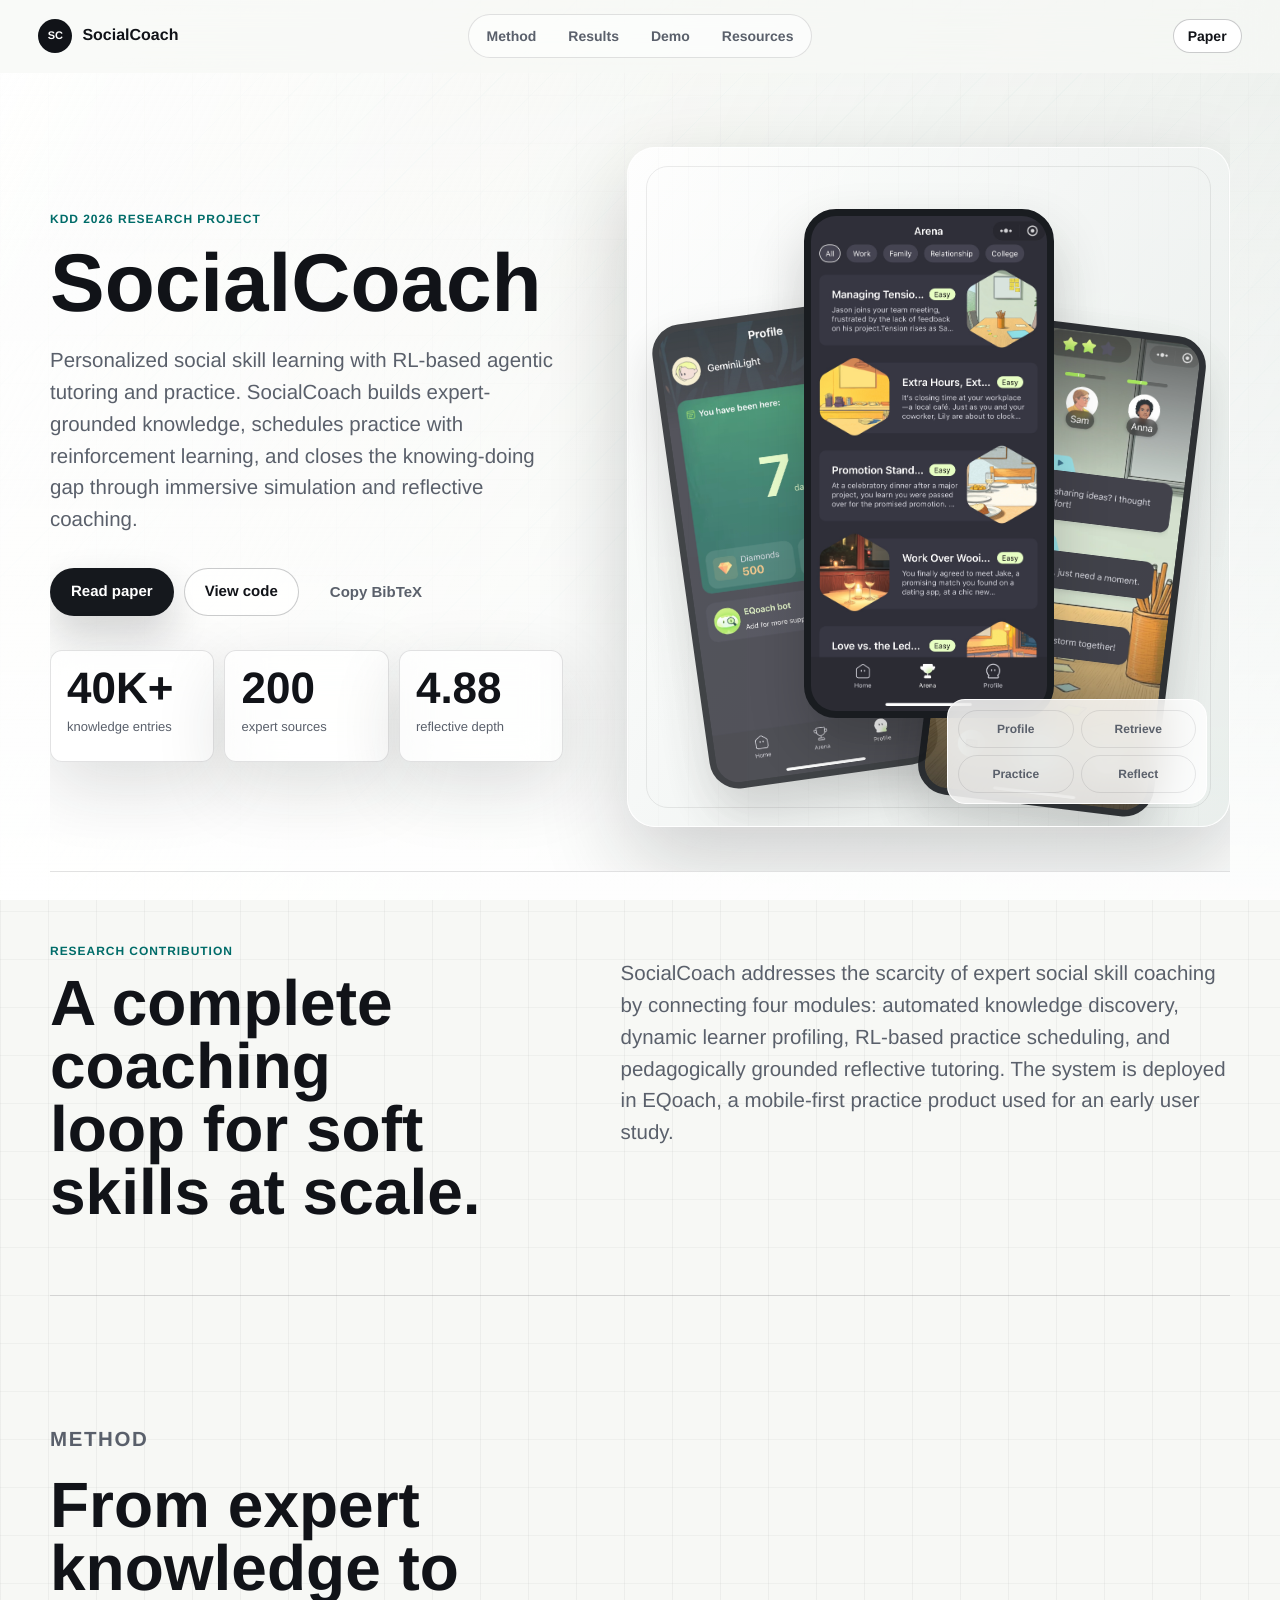
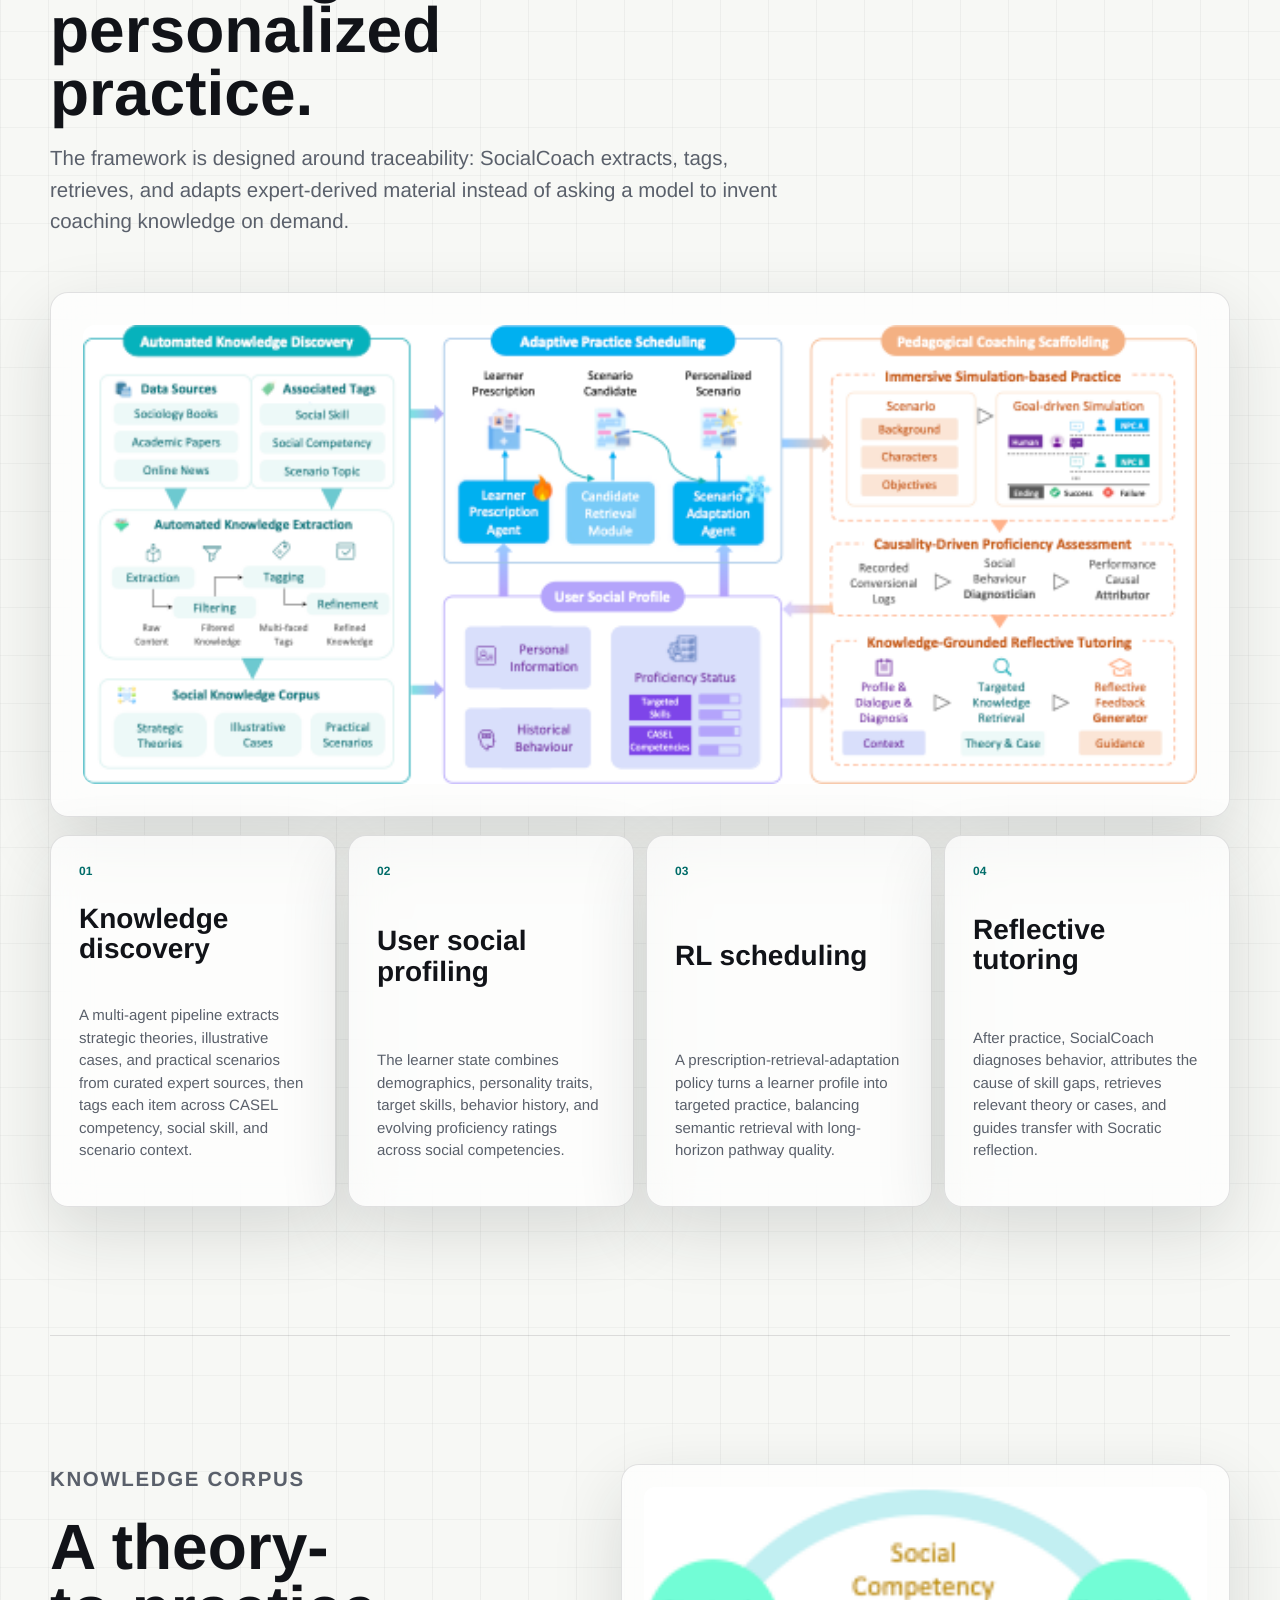
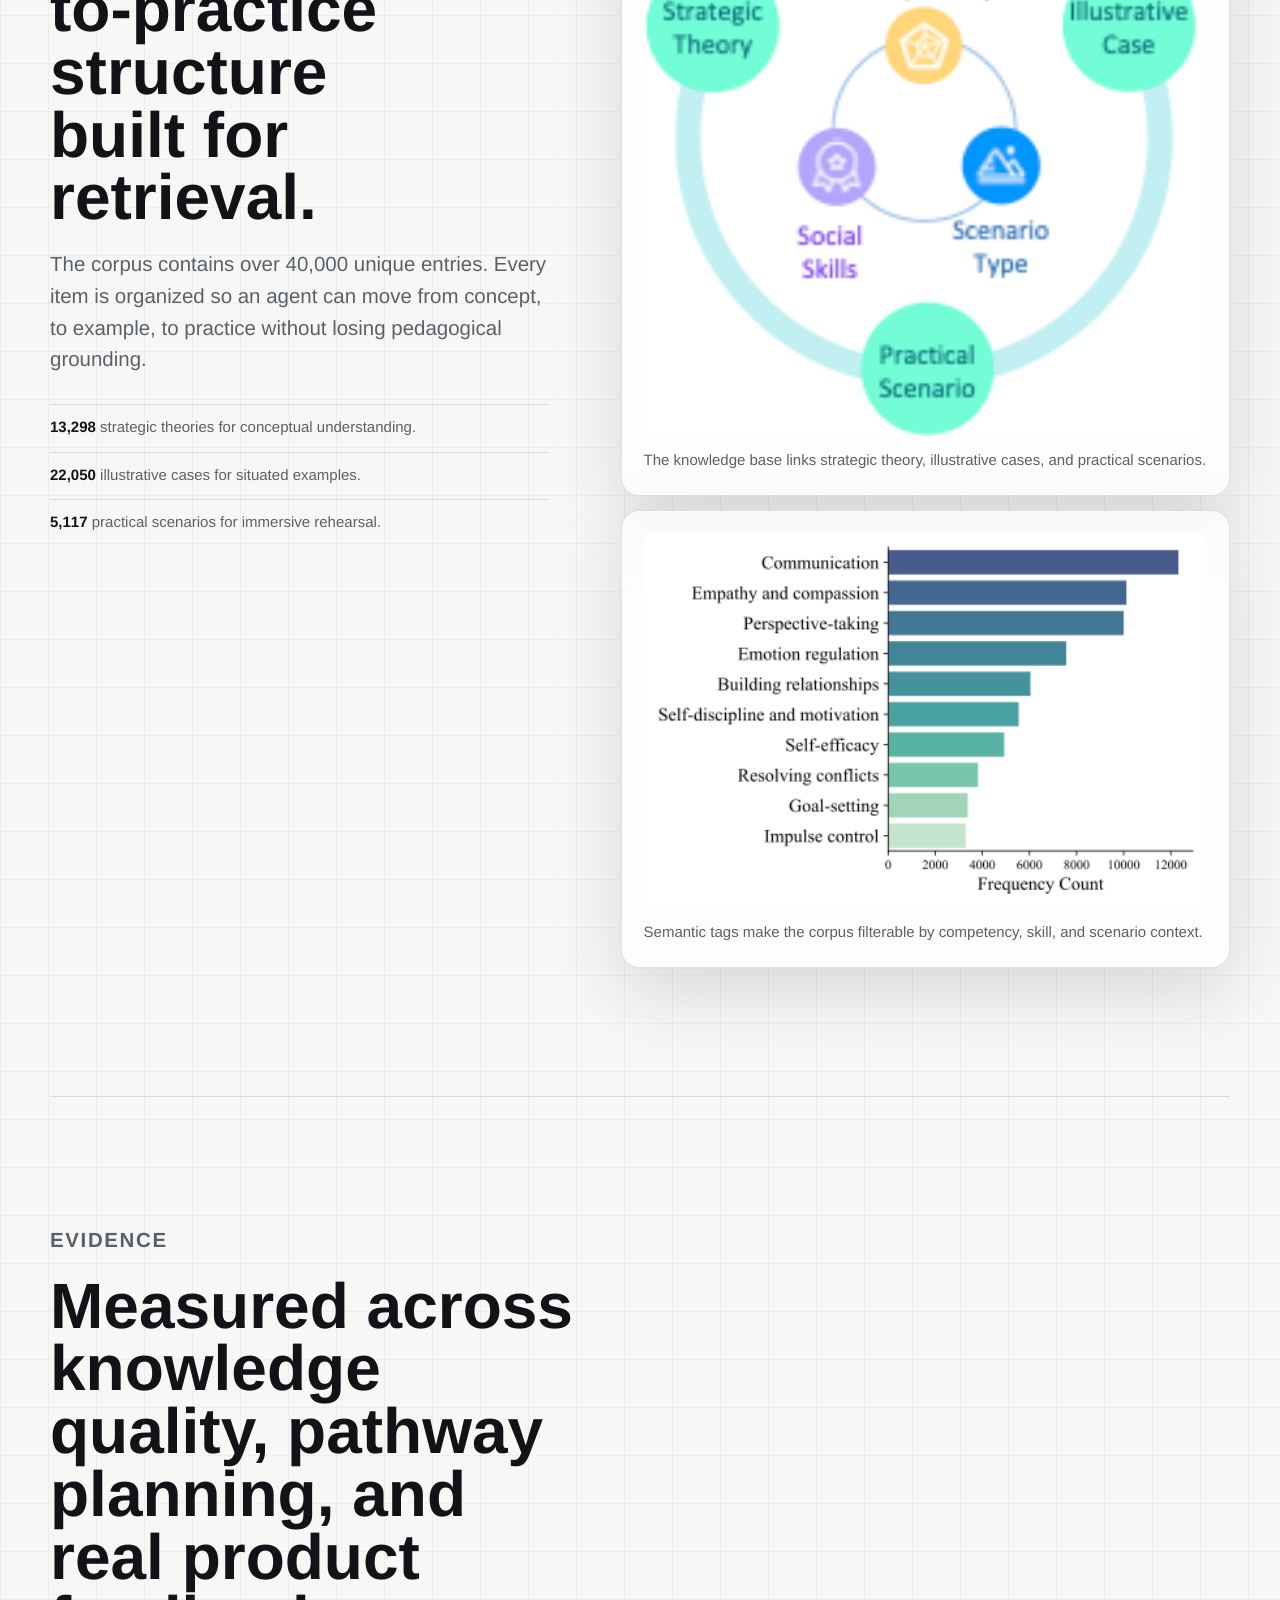
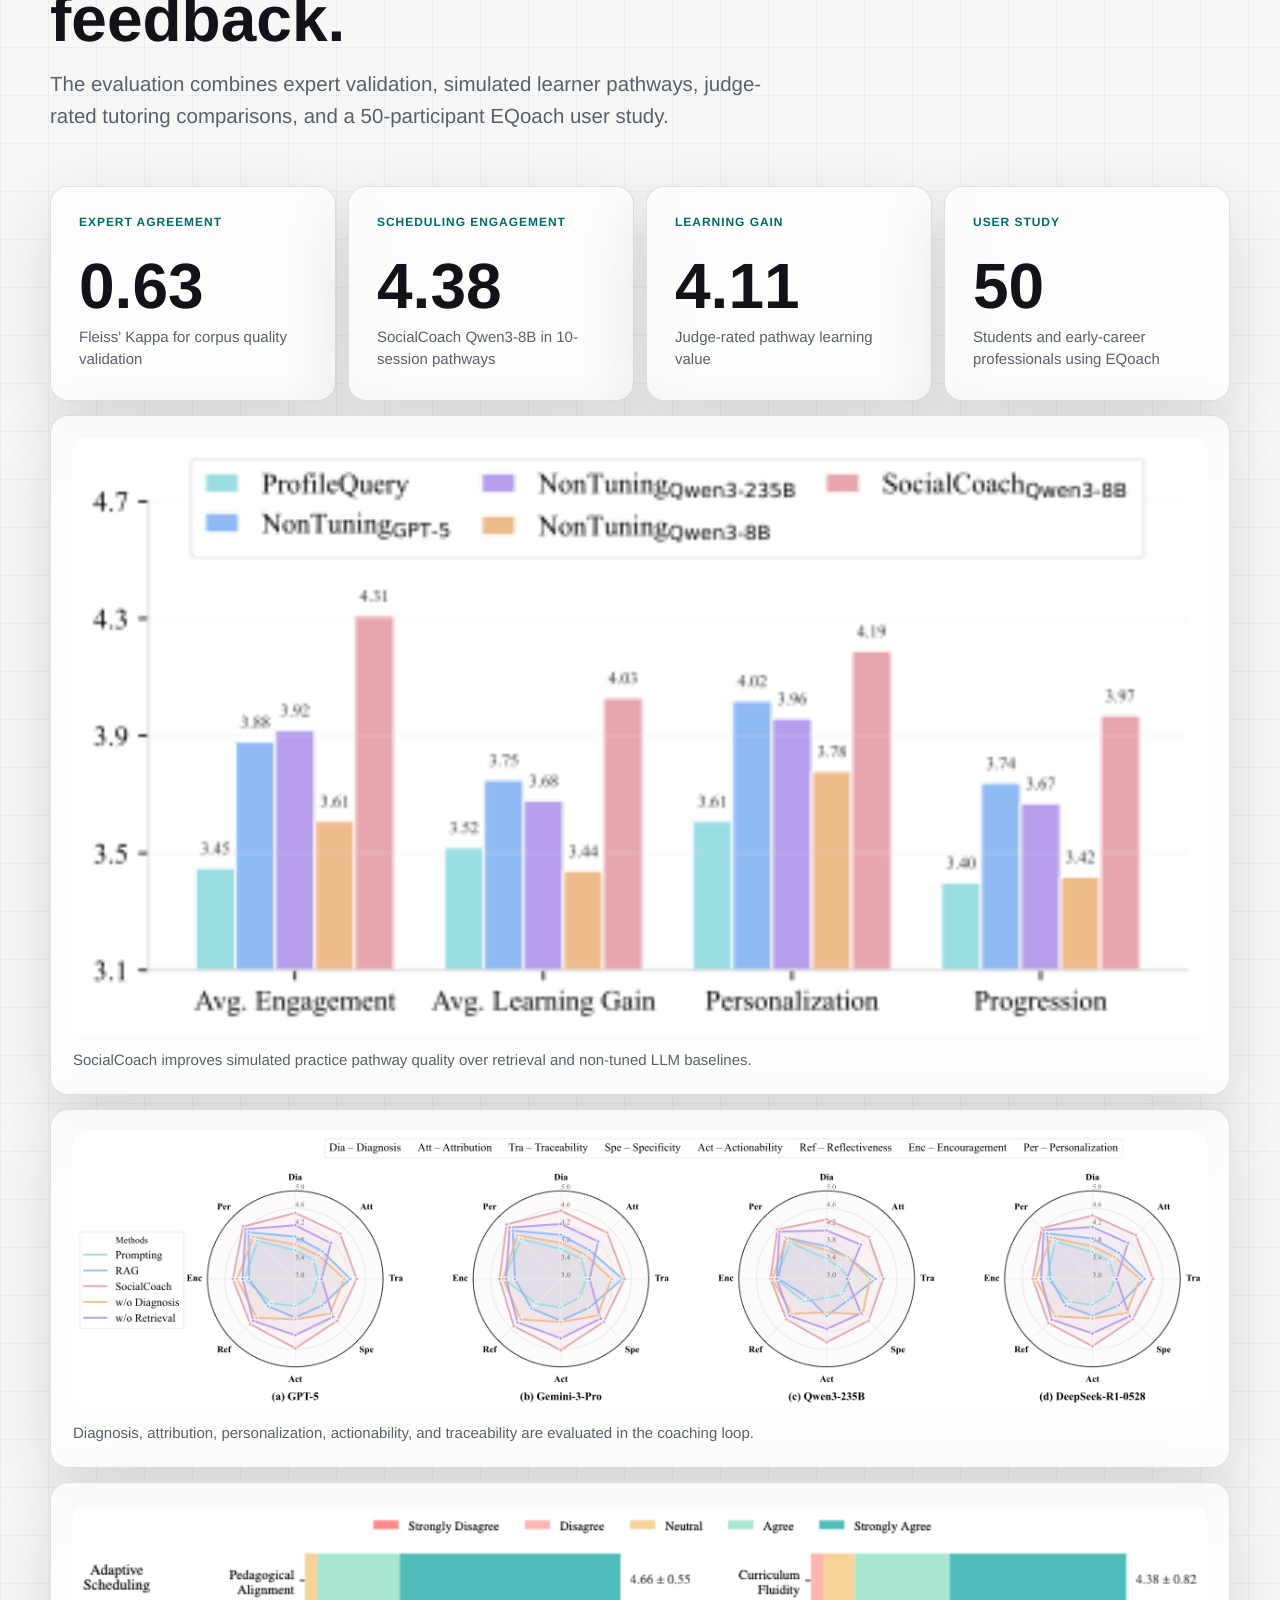
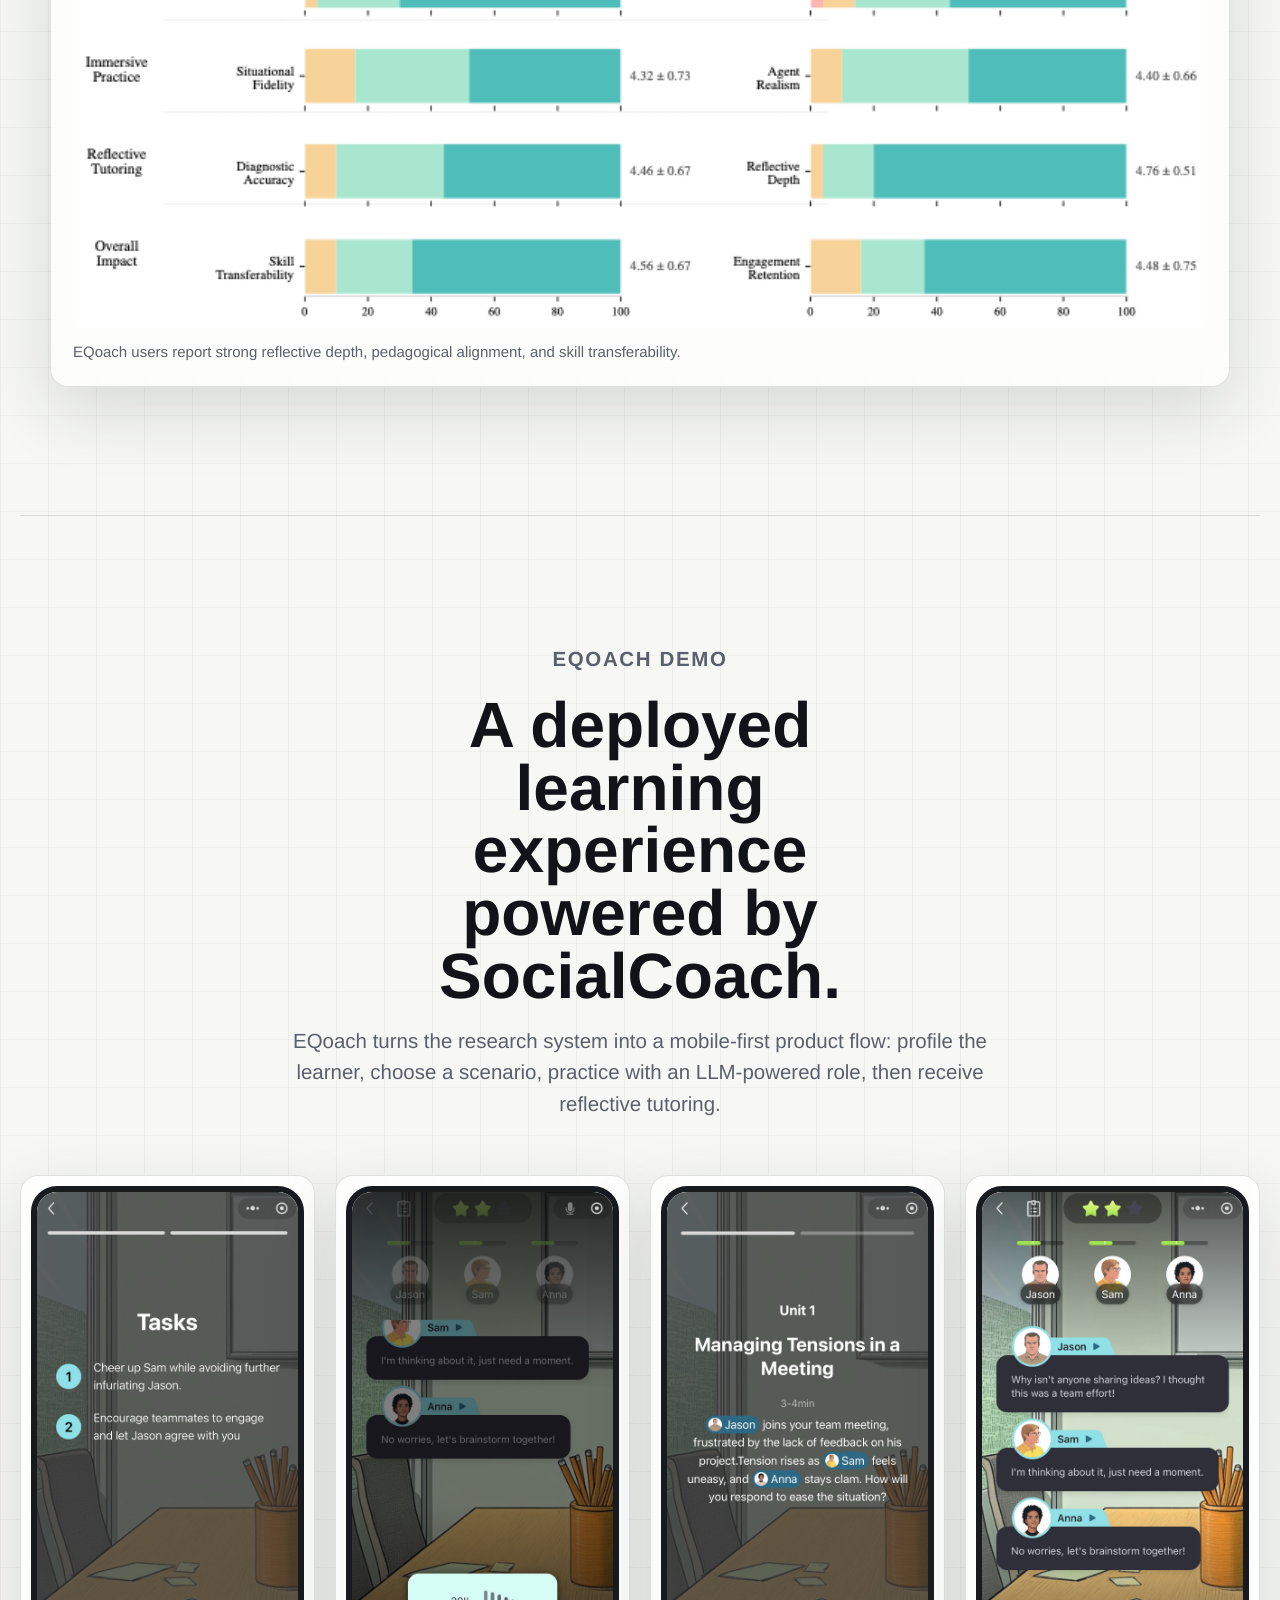
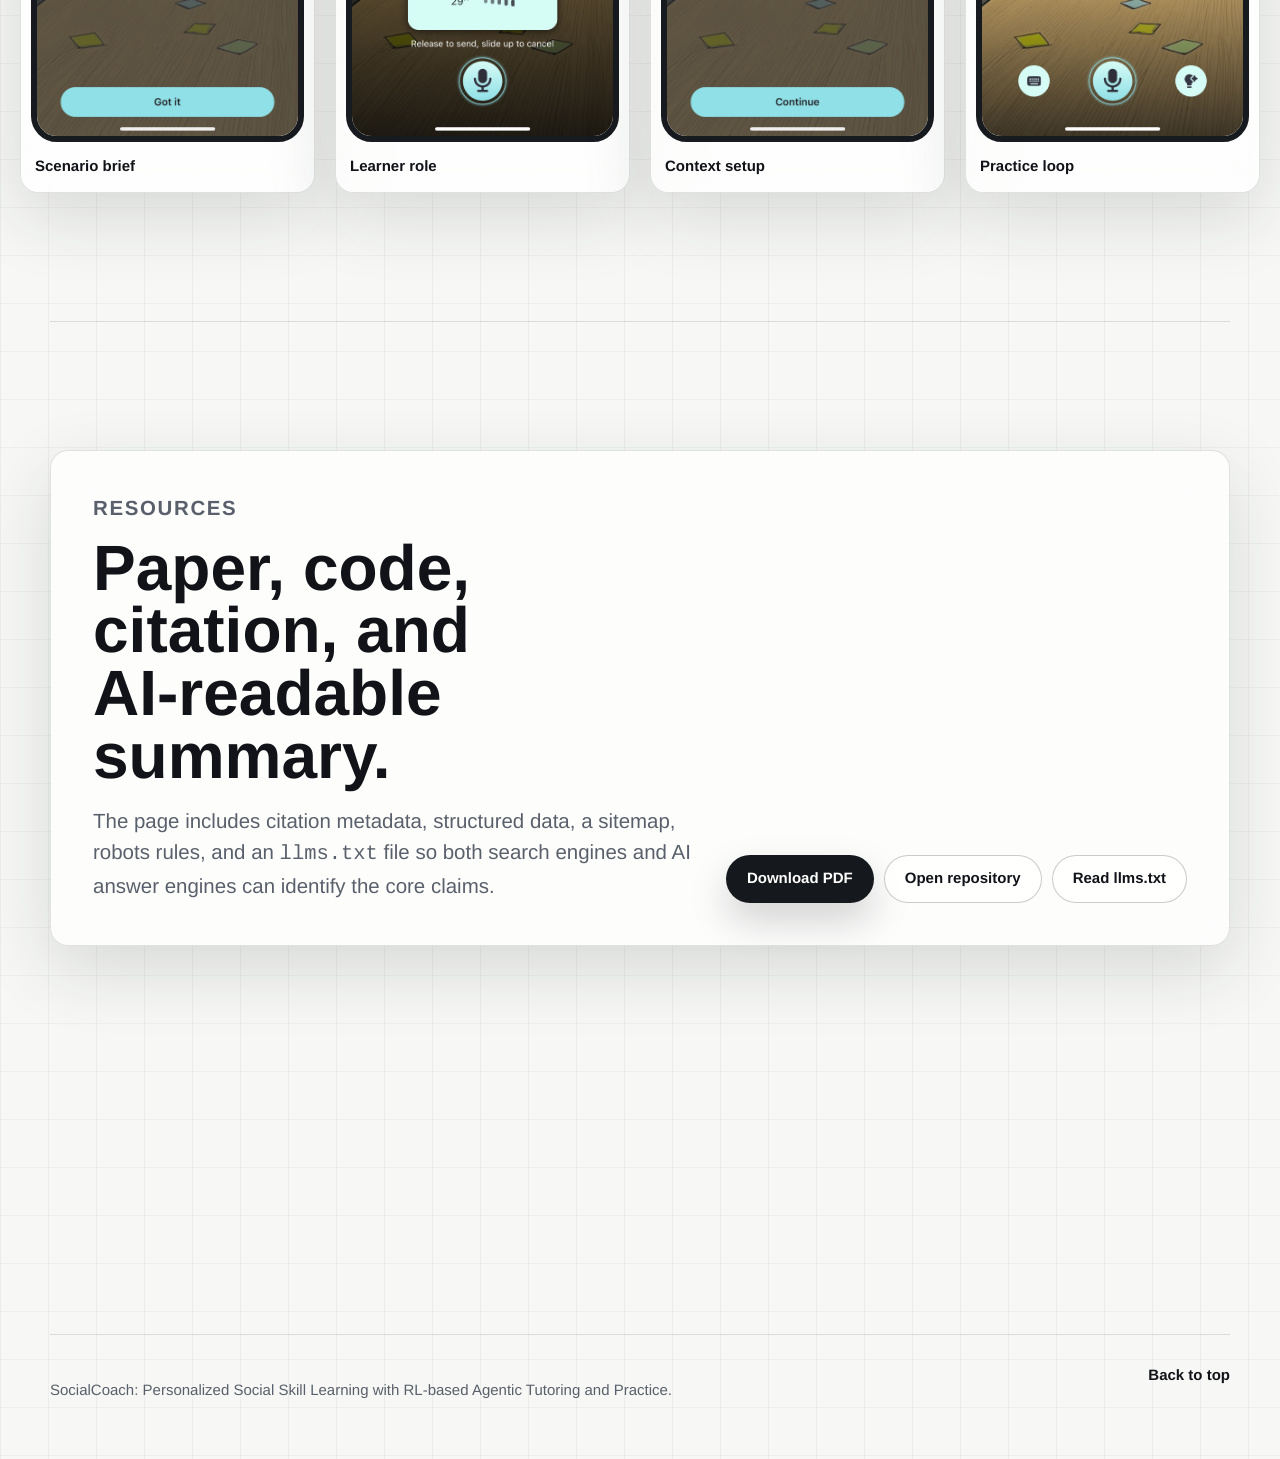
<file: index.html>
<!doctype html>
<html lang="en">
  <head>
    <meta charset="utf-8" />
    <meta name="viewport" content="width=device-width, initial-scale=1" />
    <title>SocialCoach | RL-based Agentic Tutoring for Personalized Social Skill Learning</title>
    <meta
      name="description"
      content="SocialCoach is an LLM-powered agentic tutoring system for personalized social skill learning, combining theory-to-practice knowledge discovery, RL-based practice scheduling, immersive simulation, and reflective coaching."
    />
    <meta
      name="keywords"
      content="SocialCoach, social skill learning, agentic tutoring, reinforcement learning, LLM tutoring, EQoach, social emotional learning, CASEL, personalized education, KDD 2026"
    />
    <meta name="author" content="Tianfu Wang, Max Xiong, Jianxun Lian, Hongyuan Zhu, Zhengyu Hu, Yuxuan Lei, Linxiao Gong, Xiaofang Li, Peiting Tsai, Nicholas Jing Yuan, Qi Zhang" />
    <meta name="robots" content="index, follow, max-image-preview:large" />
    <link rel="canonical" href="https://tianfu.wang/social-coach-dev/" />
    <link rel="manifest" href="./site.webmanifest" />
    <link rel="stylesheet" href="./styles.css" />

    <meta property="og:type" content="website" />
    <meta property="og:site_name" content="SocialCoach" />
    <meta property="og:title" content="SocialCoach | RL-based Agentic Tutoring for Personalized Social Skill Learning" />
    <meta
      property="og:description"
      content="A holistic LLM-powered agentic tutoring system that builds expert-grounded social skill knowledge, schedules adaptive practice with RL, and delivers reflective coaching."
    />
    <meta property="og:url" content="https://tianfu.wang/social-coach-dev/" />
    <meta property="og:image" content="https://tianfu.wang/social-coach-dev/assets/social-coach-framework.png" />
    <meta name="twitter:card" content="summary_large_image" />
    <meta name="twitter:title" content="SocialCoach | Personalized Social Skill Learning" />
    <meta
      name="twitter:description"
      content="Theory-to-practice knowledge discovery, RL-based practice scheduling, immersive scenario simulation, and reflective tutoring."
    />
    <meta name="twitter:image" content="https://tianfu.wang/social-coach-dev/assets/social-coach-framework.png" />

    <meta name="citation_title" content="SocialCoach: Personalized Social Skill Learning with RL-based Agentic Tutoring and Practice" />
    <meta name="citation_author" content="Wang, Tianfu" />
    <meta name="citation_author" content="Xiong, Max" />
    <meta name="citation_author" content="Lian, Jianxun" />
    <meta name="citation_author" content="Zhu, Hongyuan" />
    <meta name="citation_author" content="Hu, Zhengyu" />
    <meta name="citation_author" content="Lei, Yuxuan" />
    <meta name="citation_author" content="Gong, Linxiao" />
    <meta name="citation_author" content="Li, Xiaofang" />
    <meta name="citation_author" content="Tsai, Peiting" />
    <meta name="citation_author" content="Yuan, Nicholas Jing" />
    <meta name="citation_author" content="Zhang, Qi" />
    <meta name="citation_publication_date" content="2026" />
    <meta name="citation_conference_title" content="KDD 2026" />
    <meta name="citation_pdf_url" content="https://tianfu.wang/social-coach-dev/assets/socialcoach-paper.pdf" />
    <meta name="citation_keywords" content="agentic tutoring; social skill learning; reinforcement learning; LLM; social emotional learning" />

    <script type="application/ld+json">
      {
        "@context": "https://schema.org",
        "@graph": [
          {
            "@type": "ScholarlyArticle",
            "@id": "https://tianfu.wang/social-coach-dev/#paper",
            "headline": "SocialCoach: Personalized Social Skill Learning with RL-based Agentic Tutoring and Practice",
            "name": "SocialCoach",
            "description": "SocialCoach is a holistic LLM-powered agentic tutoring system for personalized social skill development at scale.",
            "datePublished": "2026",
            "isAccessibleForFree": true,
            "url": "https://tianfu.wang/social-coach-dev/",
            "image": "https://tianfu.wang/social-coach-dev/assets/social-coach-framework.png",
            "encoding": {
              "@type": "MediaObject",
              "contentUrl": "https://tianfu.wang/social-coach-dev/assets/socialcoach-paper.pdf",
              "encodingFormat": "application/pdf"
            },
            "author": [
              { "@type": "Person", "name": "Tianfu Wang", "affiliation": "HKUST (GZ)" },
              { "@type": "Person", "name": "Max Xiong", "affiliation": "Duke University" },
              { "@type": "Person", "name": "Jianxun Lian", "affiliation": "MSRA" },
              { "@type": "Person", "name": "Hongyuan Zhu", "affiliation": "Microsoft" },
              { "@type": "Person", "name": "Zhengyu Hu", "affiliation": "HKUST (GZ)" },
              { "@type": "Person", "name": "Yuxuan Lei", "affiliation": "Microsoft" },
              { "@type": "Person", "name": "Linxiao Gong", "affiliation": "HKUST (GZ)" },
              { "@type": "Person", "name": "Xiaofang Li", "affiliation": "Microsoft" },
              { "@type": "Person", "name": "Peiting Tsai", "affiliation": "Microsoft" },
              { "@type": "Person", "name": "Nicholas Jing Yuan", "affiliation": "Microsoft" },
              { "@type": "Person", "name": "Qi Zhang", "affiliation": "Microsoft" }
            ],
            "keywords": [
              "agentic tutoring",
              "social skill learning",
              "reinforcement learning",
              "large language models",
              "social emotional learning",
              "adaptive practice scheduling"
            ],
            "about": [
              "Personalized education",
              "Social skill coaching",
              "LLM agents",
              "Reinforcement learning"
            ]
          },
          {
            "@type": "SoftwareSourceCode",
            "@id": "https://tianfu.wang/social-coach-dev/#code",
            "name": "SocialCoach",
            "codeRepository": "https://github.com/GeminiLight/social-coach-dev",
            "programmingLanguage": ["Python", "JavaScript"],
            "applicationCategory": "EducationalApplication"
          },
          {
            "@type": "FAQPage",
            "@id": "https://tianfu.wang/social-coach-dev/#faq",
            "mainEntity": [
              {
                "@type": "Question",
                "name": "What is SocialCoach?",
                "acceptedAnswer": {
                  "@type": "Answer",
                  "text": "SocialCoach is an LLM-powered agentic tutoring framework for personalized social skill learning. It combines expert-grounded knowledge discovery, user profiling, RL-based practice scheduling, immersive simulation, and reflective coaching."
                }
              },
              {
                "@type": "Question",
                "name": "What evidence does the paper report?",
                "acceptedAnswer": {
                  "@type": "Answer",
                  "text": "The paper reports a 40,000+ entry social skill knowledge corpus, expert validation with Fleiss' Kappa of 0.63, improved simulated pathway quality, judge-rated tutoring quality, and an EQoach user study with 50 participants."
                }
              }
            ]
          }
        ]
      }
    </script>
  </head>
  <body>
    <a class="skip-link" href="#main">Skip to content</a>
    <header class="site-header" data-elevate>
      <a class="brand" href="#top" aria-label="SocialCoach home">
        <span class="brand-mark" aria-hidden="true">SC</span>
        <span>SocialCoach</span>
      </a>
      <nav class="top-nav" aria-label="Primary navigation">
        <a href="#method">Method</a>
        <a href="#results">Results</a>
        <a href="#demo">Demo</a>
        <a href="#resources">Resources</a>
      </nav>
      <a class="nav-cta" href="./assets/socialcoach-paper.pdf">Paper</a>
    </header>

    <main id="main">
      <section class="hero" id="top" aria-labelledby="hero-title">
        <div class="hero-copy reveal">
          <p class="eyebrow">KDD 2026 research project</p>
          <h1 id="hero-title">SocialCoach</h1>
          <p class="hero-subtitle">
            Personalized social skill learning with RL-based agentic tutoring and practice. SocialCoach
            builds expert-grounded knowledge, schedules practice with reinforcement learning, and closes
            the knowing-doing gap through immersive simulation and reflective coaching.
          </p>
          <div class="hero-actions" aria-label="Project actions">
            <a class="button button-primary" href="./assets/socialcoach-paper.pdf">Read paper</a>
            <a class="button button-secondary" href="https://github.com/GeminiLight/social-coach-dev">View code</a>
            <button class="button button-ghost" type="button" data-copy-bib>Copy BibTeX</button>
          </div>
          <dl class="hero-metrics" aria-label="Key project metrics">
            <div>
              <dt>40K+</dt>
              <dd>knowledge entries</dd>
            </div>
            <div>
              <dt>200</dt>
              <dd>expert sources</dd>
            </div>
            <div>
              <dt>4.88</dt>
              <dd>reflective depth</dd>
            </div>
          </dl>
        </div>

        <div class="hero-visual reveal" aria-label="EQoach product interface preview">
          <div class="visual-frame">
            <div class="phone phone-left">
              <img src="./assets/demo-profile.jpeg" alt="EQoach learner profile screen" loading="eager" />
            </div>
            <div class="phone phone-front">
              <img src="./assets/demo-arena.jpeg" alt="EQoach scenario practice arena screen" loading="eager" />
            </div>
            <div class="phone phone-right">
              <img src="./assets/demo-conversation.jpeg" alt="EQoach immersive conversation screen" loading="eager" />
            </div>
            <div class="loop-card">
              <span>Profile</span>
              <span>Retrieve</span>
              <span>Practice</span>
              <span>Reflect</span>
            </div>
          </div>
        </div>
      </section>

      <section class="section intro-band" aria-labelledby="overview-title">
        <div class="section-kicker">Research contribution</div>
        <div class="two-column">
          <h2 id="overview-title">A complete coaching loop for soft skills at scale.</h2>
          <p>
            SocialCoach addresses the scarcity of expert social skill coaching by connecting four modules:
            automated knowledge discovery, dynamic learner profiling, RL-based practice scheduling, and
            pedagogically grounded reflective tutoring. The system is deployed in EQoach, a mobile-first
            practice product used for an early user study.
          </p>
        </div>
      </section>

      <section class="section" id="method" aria-labelledby="method-title">
        <div class="section-header reveal">
          <p class="section-kicker">Method</p>
          <h2 id="method-title">From expert knowledge to personalized practice.</h2>
          <p>
            The framework is designed around traceability: SocialCoach extracts, tags, retrieves, and adapts
            expert-derived material instead of asking a model to invent coaching knowledge on demand.
          </p>
        </div>

        <div class="framework-panel reveal">
          <img src="./assets/social-coach-framework.png" alt="Overview diagram of the SocialCoach framework" loading="lazy" />
        </div>

        <div class="method-grid">
          <article class="method-card reveal">
            <span class="card-index">01</span>
            <h3>Knowledge discovery</h3>
            <p>
              A multi-agent pipeline extracts strategic theories, illustrative cases, and practical scenarios
              from curated expert sources, then tags each item across CASEL competency, social skill, and
              scenario context.
            </p>
          </article>
          <article class="method-card reveal">
            <span class="card-index">02</span>
            <h3>User social profiling</h3>
            <p>
              The learner state combines demographics, personality traits, target skills, behavior history,
              and evolving proficiency ratings across social competencies.
            </p>
          </article>
          <article class="method-card reveal">
            <span class="card-index">03</span>
            <h3>RL scheduling</h3>
            <p>
              A prescription-retrieval-adaptation policy turns a learner profile into targeted practice,
              balancing semantic retrieval with long-horizon pathway quality.
            </p>
          </article>
          <article class="method-card reveal">
            <span class="card-index">04</span>
            <h3>Reflective tutoring</h3>
            <p>
              After practice, SocialCoach diagnoses behavior, attributes the cause of skill gaps, retrieves
              relevant theory or cases, and guides transfer with Socratic reflection.
            </p>
          </article>
        </div>
      </section>

      <section class="section knowledge-section" aria-labelledby="knowledge-title">
        <div class="split-layout">
          <div class="sticky-copy reveal">
            <p class="section-kicker">Knowledge corpus</p>
            <h2 id="knowledge-title">A theory-to-practice structure built for retrieval.</h2>
            <p>
              The corpus contains over 40,000 unique entries. Every item is organized so an agent can move
              from concept, to example, to practice without losing pedagogical grounding.
            </p>
            <ul class="plain-list">
              <li><strong>13,298</strong> strategic theories for conceptual understanding.</li>
              <li><strong>22,050</strong> illustrative cases for situated examples.</li>
              <li><strong>5,117</strong> practical scenarios for immersive rehearsal.</li>
            </ul>
          </div>
          <div class="artifact-stack reveal">
            <figure>
              <img src="./assets/social-knowledge.png" alt="SocialCoach theory-to-practice knowledge structure" loading="lazy" />
              <figcaption>The knowledge base links strategic theory, illustrative cases, and practical scenarios.</figcaption>
            </figure>
            <figure>
              <img src="./assets/top-10-social-skills.png" alt="Top social skill distribution in the SocialCoach corpus" loading="lazy" />
              <figcaption>Semantic tags make the corpus filterable by competency, skill, and scenario context.</figcaption>
            </figure>
          </div>
        </div>
      </section>

      <section class="section results-section" id="results" aria-labelledby="results-title">
        <div class="section-header reveal">
          <p class="section-kicker">Evidence</p>
          <h2 id="results-title">Measured across knowledge quality, pathway planning, and real product feedback.</h2>
          <p>
            The evaluation combines expert validation, simulated learner pathways, judge-rated tutoring
            comparisons, and a 50-participant EQoach user study.
          </p>
        </div>

        <div class="results-grid">
          <article class="result-card reveal">
            <p class="metric-label">Expert agreement</p>
            <strong>0.63</strong>
            <span>Fleiss' Kappa for corpus quality validation</span>
          </article>
          <article class="result-card reveal">
            <p class="metric-label">Scheduling engagement</p>
            <strong>4.38</strong>
            <span>SocialCoach Qwen3-8B in 10-session pathways</span>
          </article>
          <article class="result-card reveal">
            <p class="metric-label">Learning gain</p>
            <strong>4.11</strong>
            <span>Judge-rated pathway learning value</span>
          </article>
          <article class="result-card reveal">
            <p class="metric-label">User study</p>
            <strong>50</strong>
            <span>Students and early-career professionals using EQoach</span>
          </article>
        </div>

        <div class="evidence-gallery">
          <figure class="wide-figure reveal">
            <img src="./assets/evaluation-practice-pathway.png" alt="SocialCoach adaptive practice pathway evaluation chart" loading="lazy" />
            <figcaption>SocialCoach improves simulated practice pathway quality over retrieval and non-tuned LLM baselines.</figcaption>
          </figure>
          <figure class="wide-figure reveal">
            <img src="./assets/tutoring-evaluation.png" alt="SocialCoach tutoring evaluation radar chart" loading="lazy" />
            <figcaption>Diagnosis, attribution, personalization, actionability, and traceability are evaluated in the coaching loop.</figcaption>
          </figure>
          <figure class="wide-figure reveal">
            <img src="./assets/user-results.png" alt="EQoach user study questionnaire results" loading="lazy" />
            <figcaption>EQoach users report strong reflective depth, pedagogical alignment, and skill transferability.</figcaption>
          </figure>
        </div>
      </section>

      <section class="section demo-section" id="demo" aria-labelledby="demo-title">
        <div class="section-header reveal">
          <p class="section-kicker">EQoach demo</p>
          <h2 id="demo-title">A deployed learning experience powered by SocialCoach.</h2>
          <p>
            EQoach turns the research system into a mobile-first product flow: profile the learner, choose a
            scenario, practice with an LLM-powered role, then receive reflective tutoring.
          </p>
        </div>
        <div class="demo-strip" aria-label="EQoach interface screenshots">
          <figure class="demo-phone reveal">
            <img src="./assets/demo-task.jpeg" alt="EQoach practice task screen" loading="lazy" />
            <figcaption>Scenario brief</figcaption>
          </figure>
          <figure class="demo-phone reveal">
            <img src="./assets/demo-player.jpeg" alt="EQoach player character screen" loading="lazy" />
            <figcaption>Learner role</figcaption>
          </figure>
          <figure class="demo-phone reveal">
            <img src="./assets/demo-background.jpeg" alt="EQoach scenario background screen" loading="lazy" />
            <figcaption>Context setup</figcaption>
          </figure>
          <figure class="demo-phone reveal">
            <img src="./assets/demo-conversation.jpeg" alt="EQoach simulated conversation screen" loading="lazy" />
            <figcaption>Practice loop</figcaption>
          </figure>
        </div>
      </section>

      <section class="section resources-section" id="resources" aria-labelledby="resources-title">
        <div class="resource-card reveal">
          <div>
            <p class="section-kicker">Resources</p>
            <h2 id="resources-title">Paper, code, citation, and AI-readable summary.</h2>
            <p>
              The page includes citation metadata, structured data, a sitemap, robots rules, and an
              <code>llms.txt</code> file so both search engines and AI answer engines can identify the core claims.
            </p>
          </div>
          <div class="resource-actions">
            <a class="button button-primary" href="./assets/socialcoach-paper.pdf">Download PDF</a>
            <a class="button button-secondary" href="https://github.com/GeminiLight/social-coach-dev">Open repository</a>
            <a class="button button-secondary" href="./llms.txt">Read llms.txt</a>
          </div>
        </div>

        <div class="citation-block reveal">
          <div class="citation-header">
            <h3>BibTeX</h3>
            <button class="small-button" type="button" data-copy-bib>Copy</button>
          </div>
          <pre><code id="bibtex">@inproceedings{wang2026socialcoach,
  title = {SocialCoach: Personalized Social Skill Learning with RL-based Agentic Tutoring and Practice},
  author = {Wang, Tianfu and Xiong, Max and Lian, Jianxun and Zhu, Hongyuan and Hu, Zhengyu and Lei, Yuxuan and Gong, Linxiao and Li, Xiaofang and Tsai, Peiting and Yuan, Nicholas Jing and Zhang, Qi},
  booktitle = {Proceedings of the 32nd ACM SIGKDD Conference on Knowledge Discovery and Data Mining},
  year = {2026}
}</code></pre>
        </div>
      </section>
    </main>

    <footer class="site-footer">
      <p>SocialCoach: Personalized Social Skill Learning with RL-based Agentic Tutoring and Practice.</p>
      <a href="#top">Back to top</a>
    </footer>

    <div class="toast" role="status" aria-live="polite" data-toast>Copied BibTeX</div>
    <script src="./script.js"></script>
  </body>
</html>
</file>
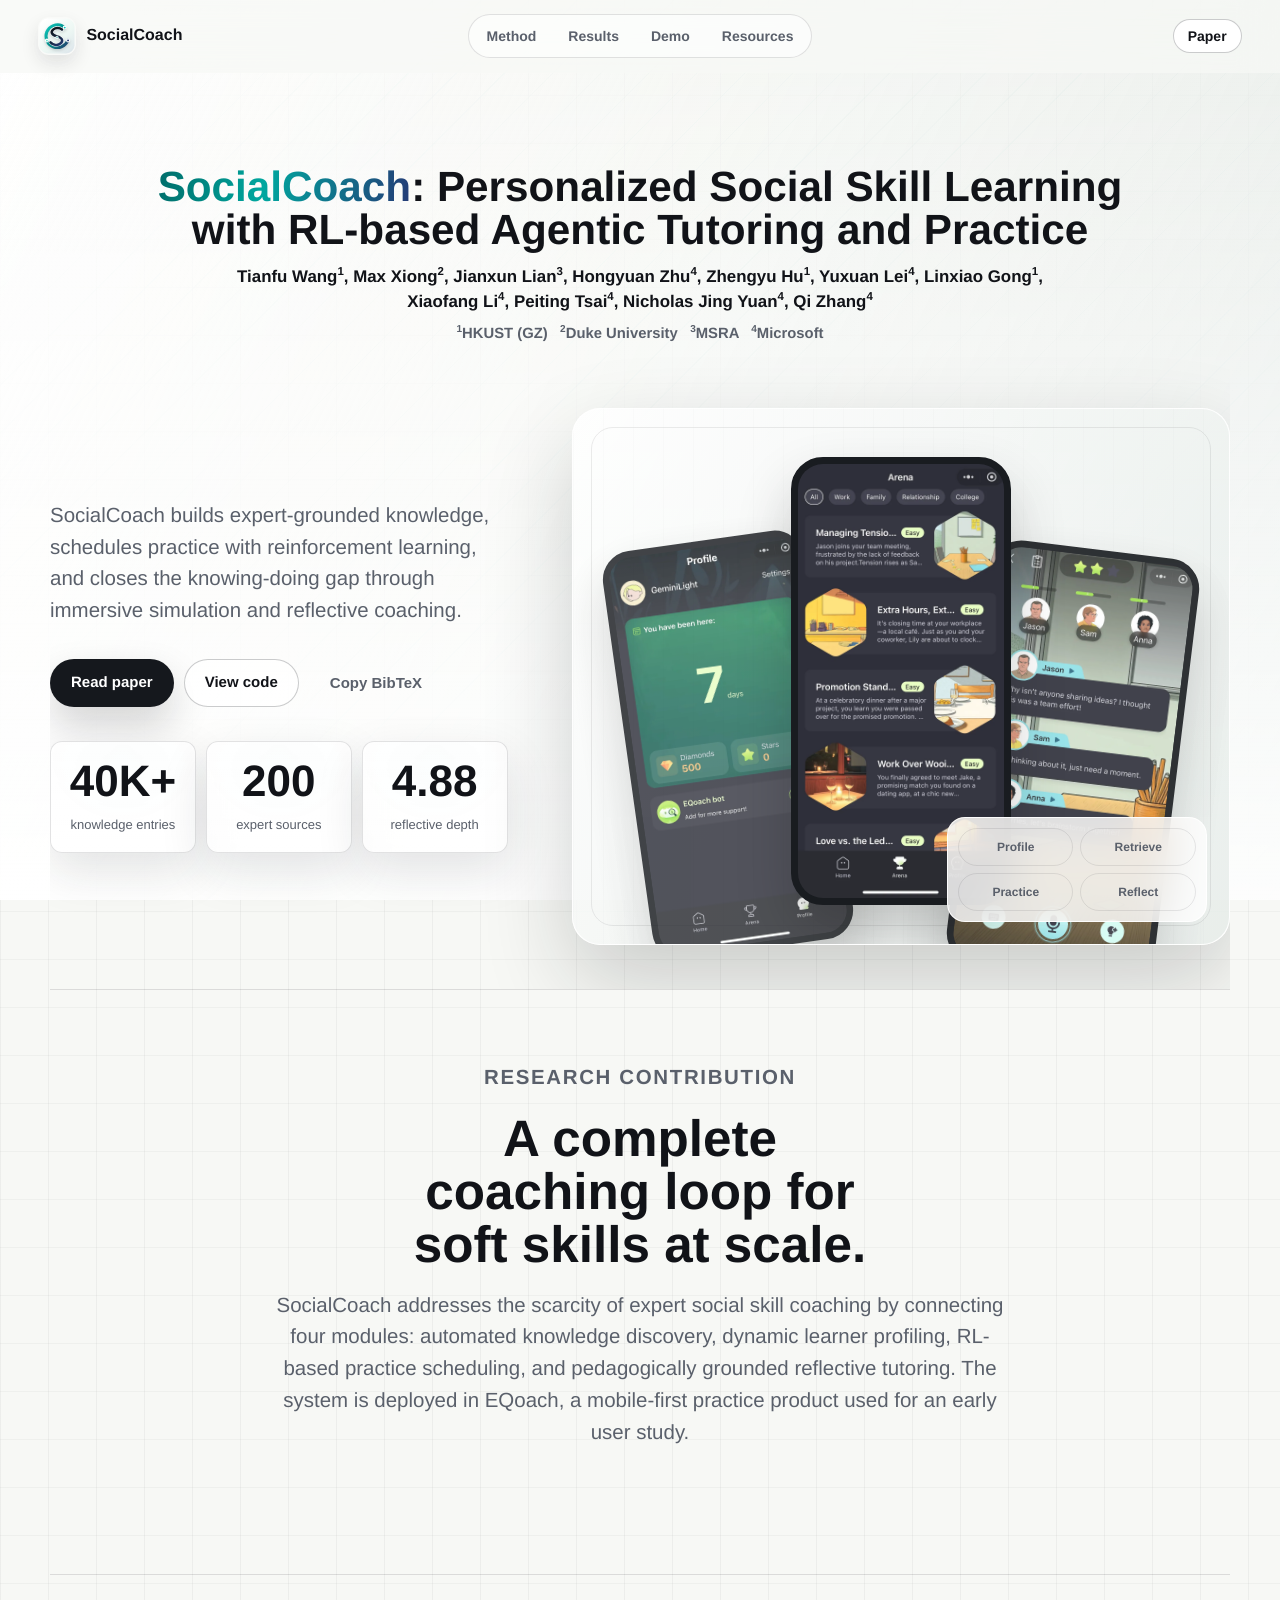
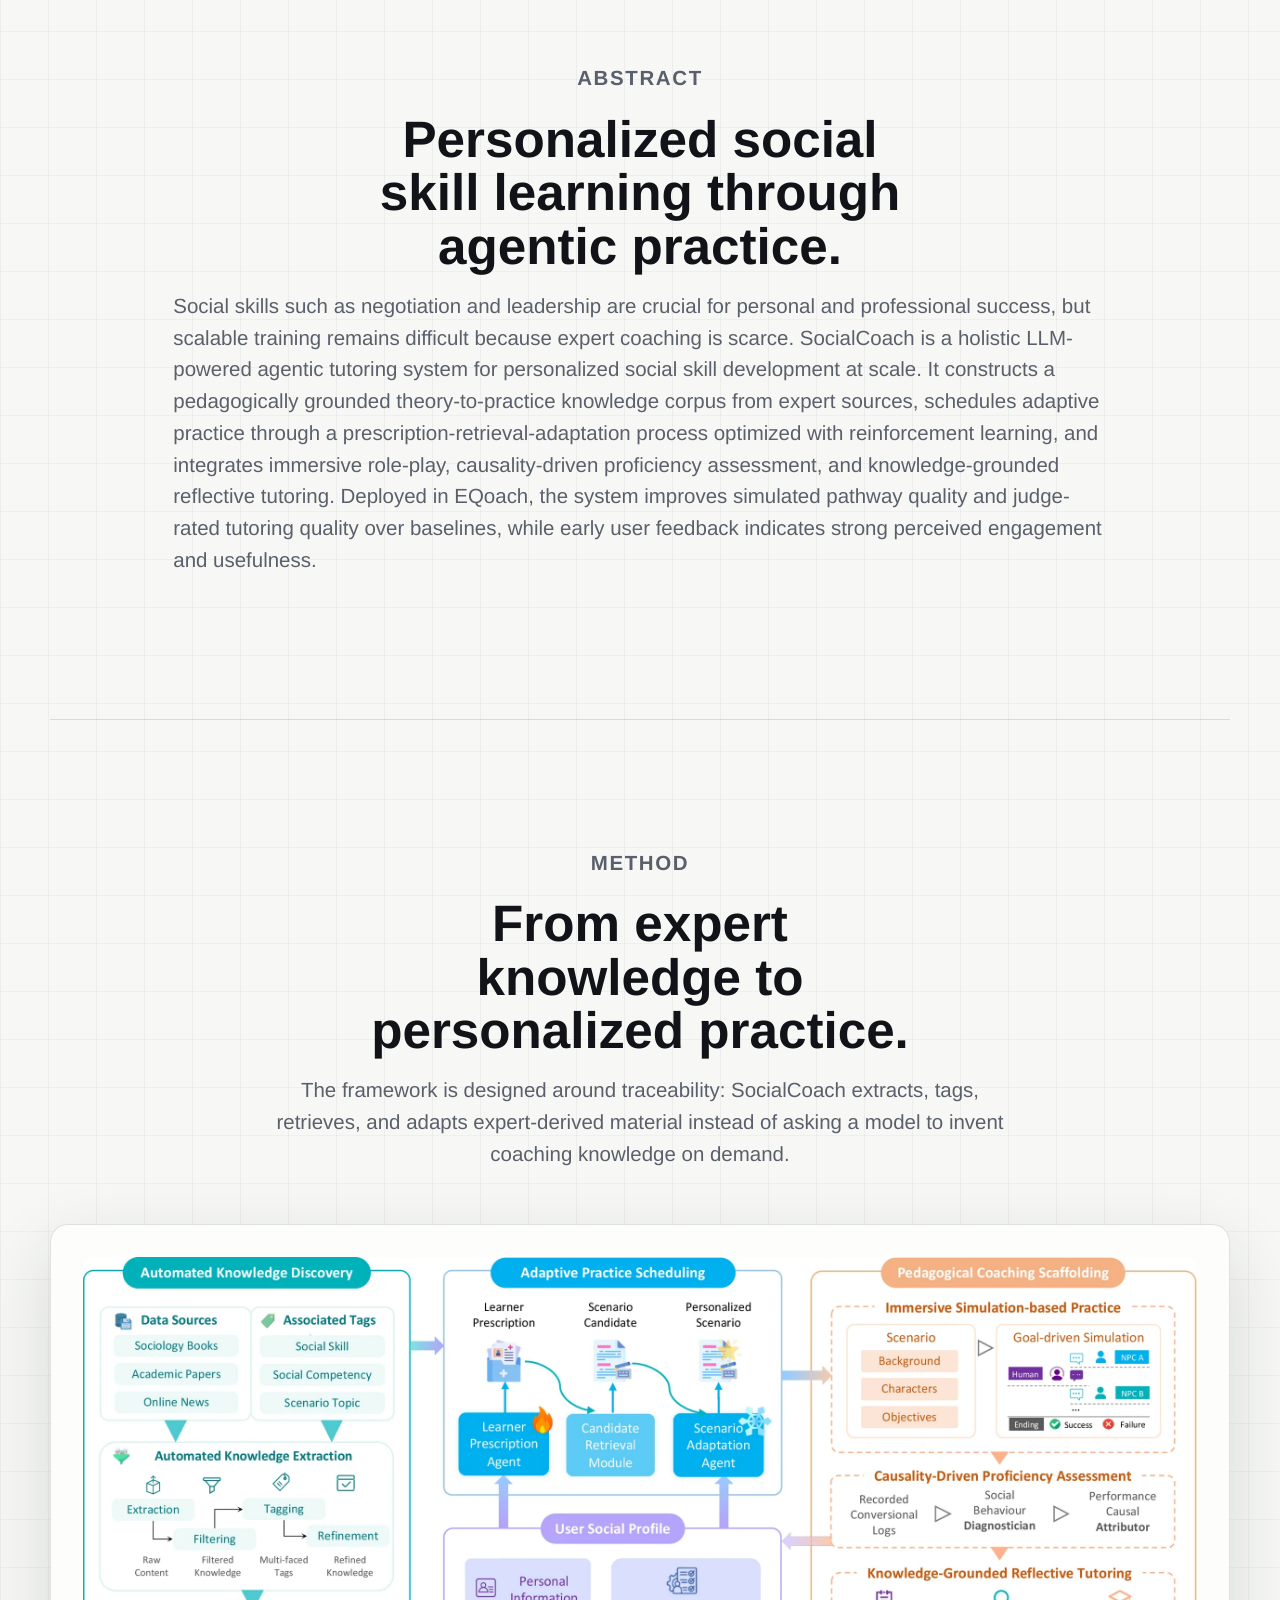
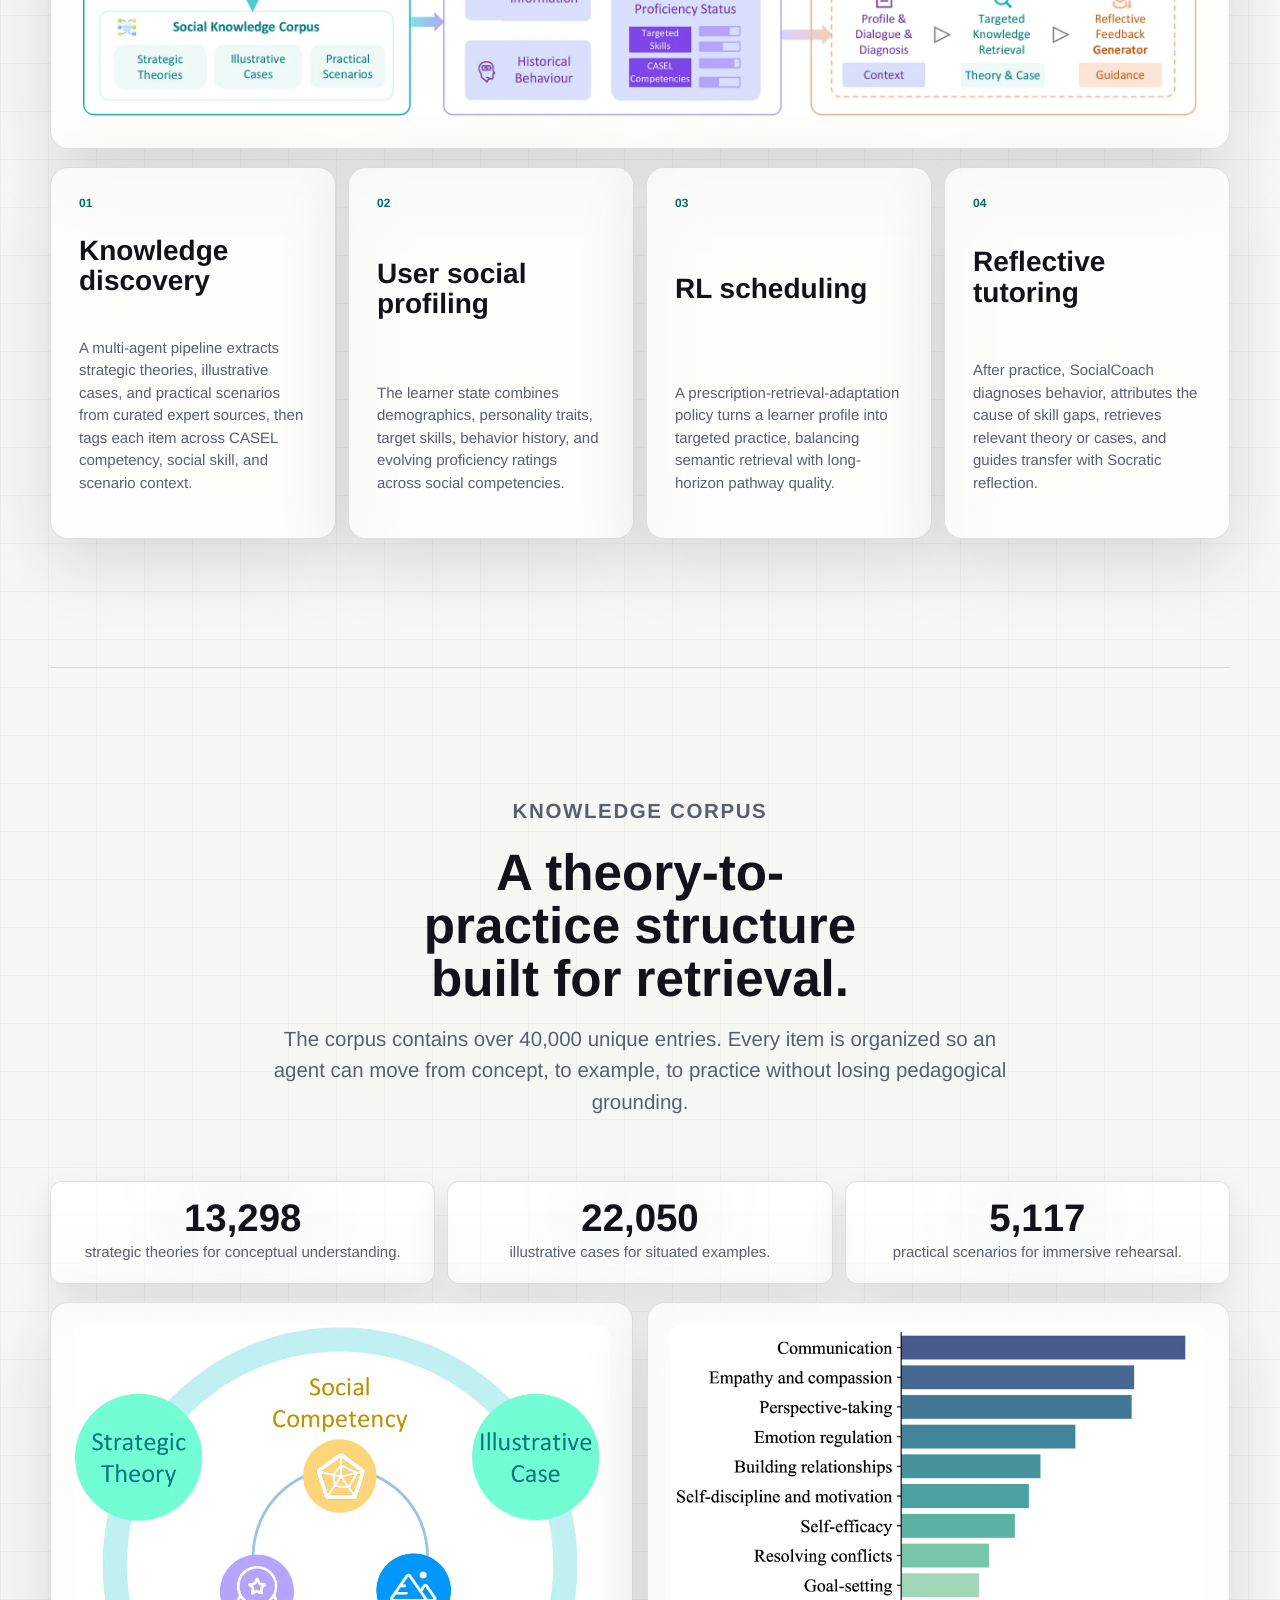
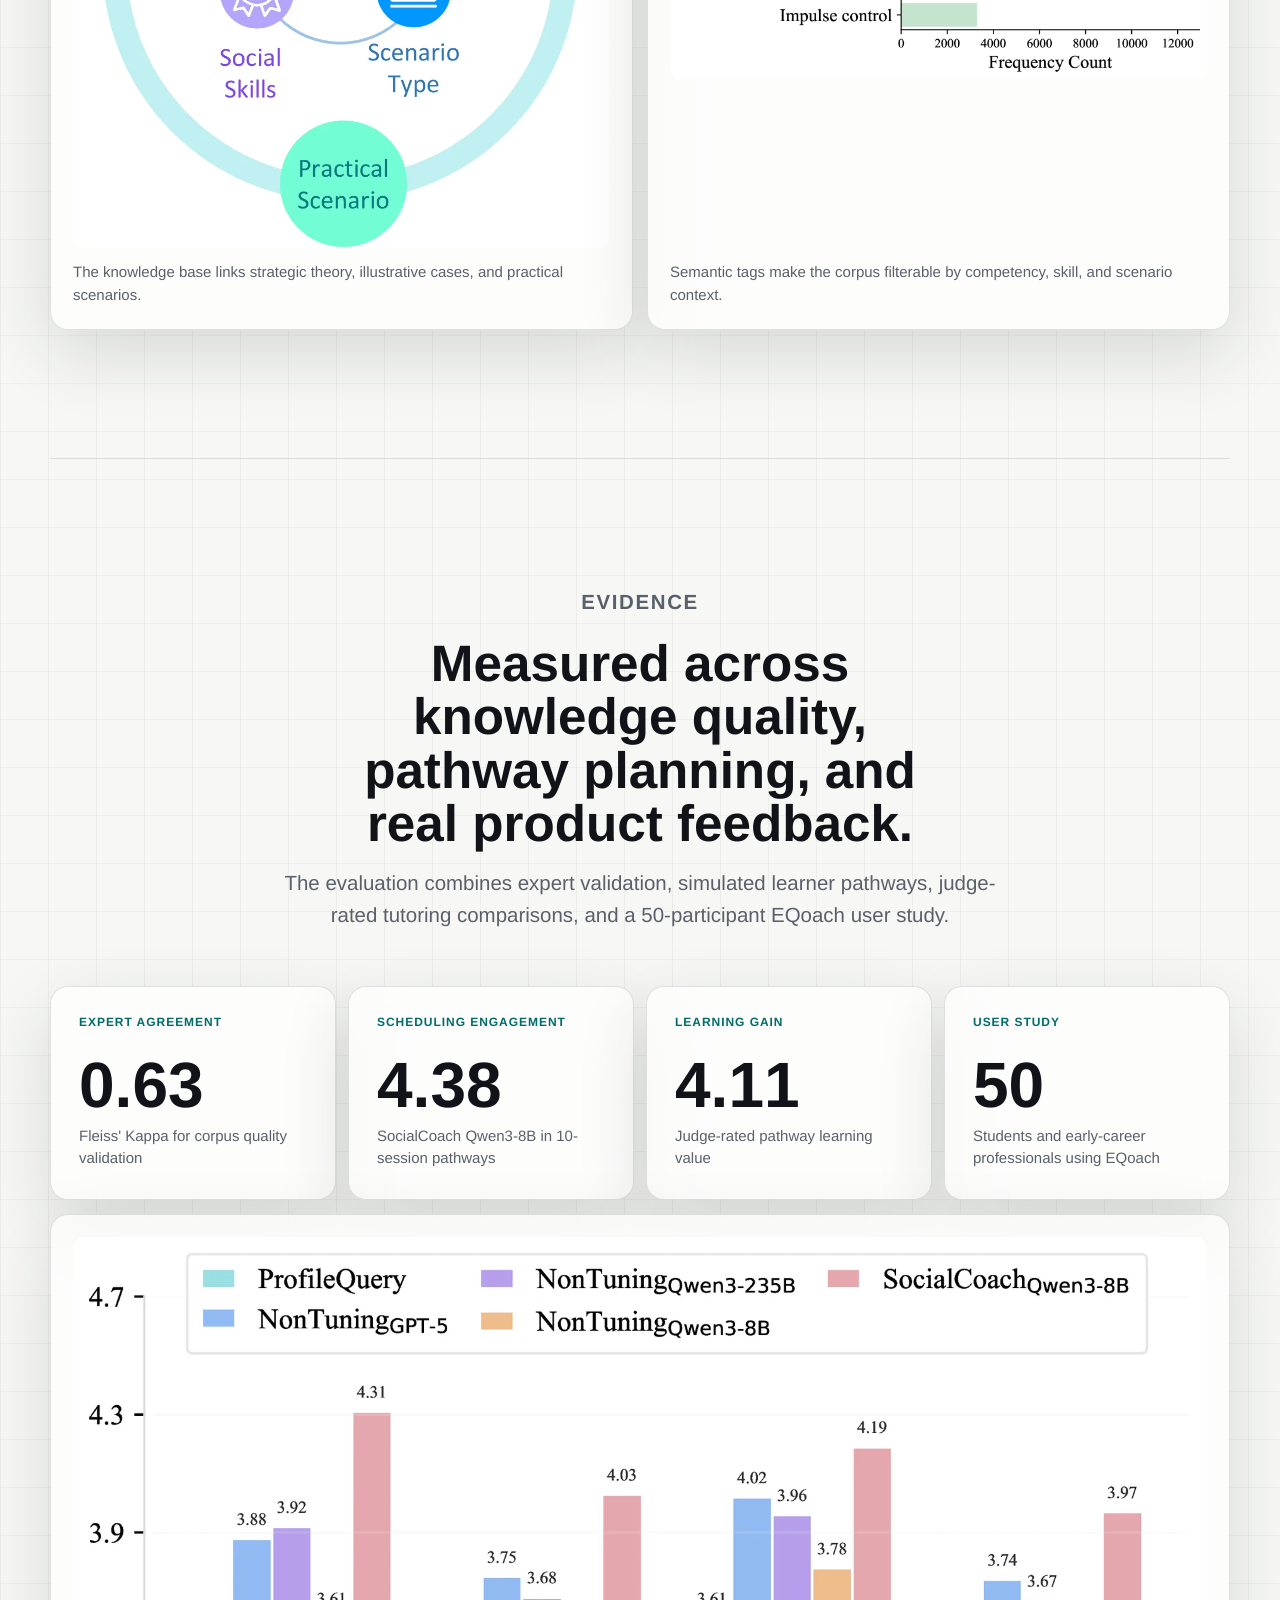
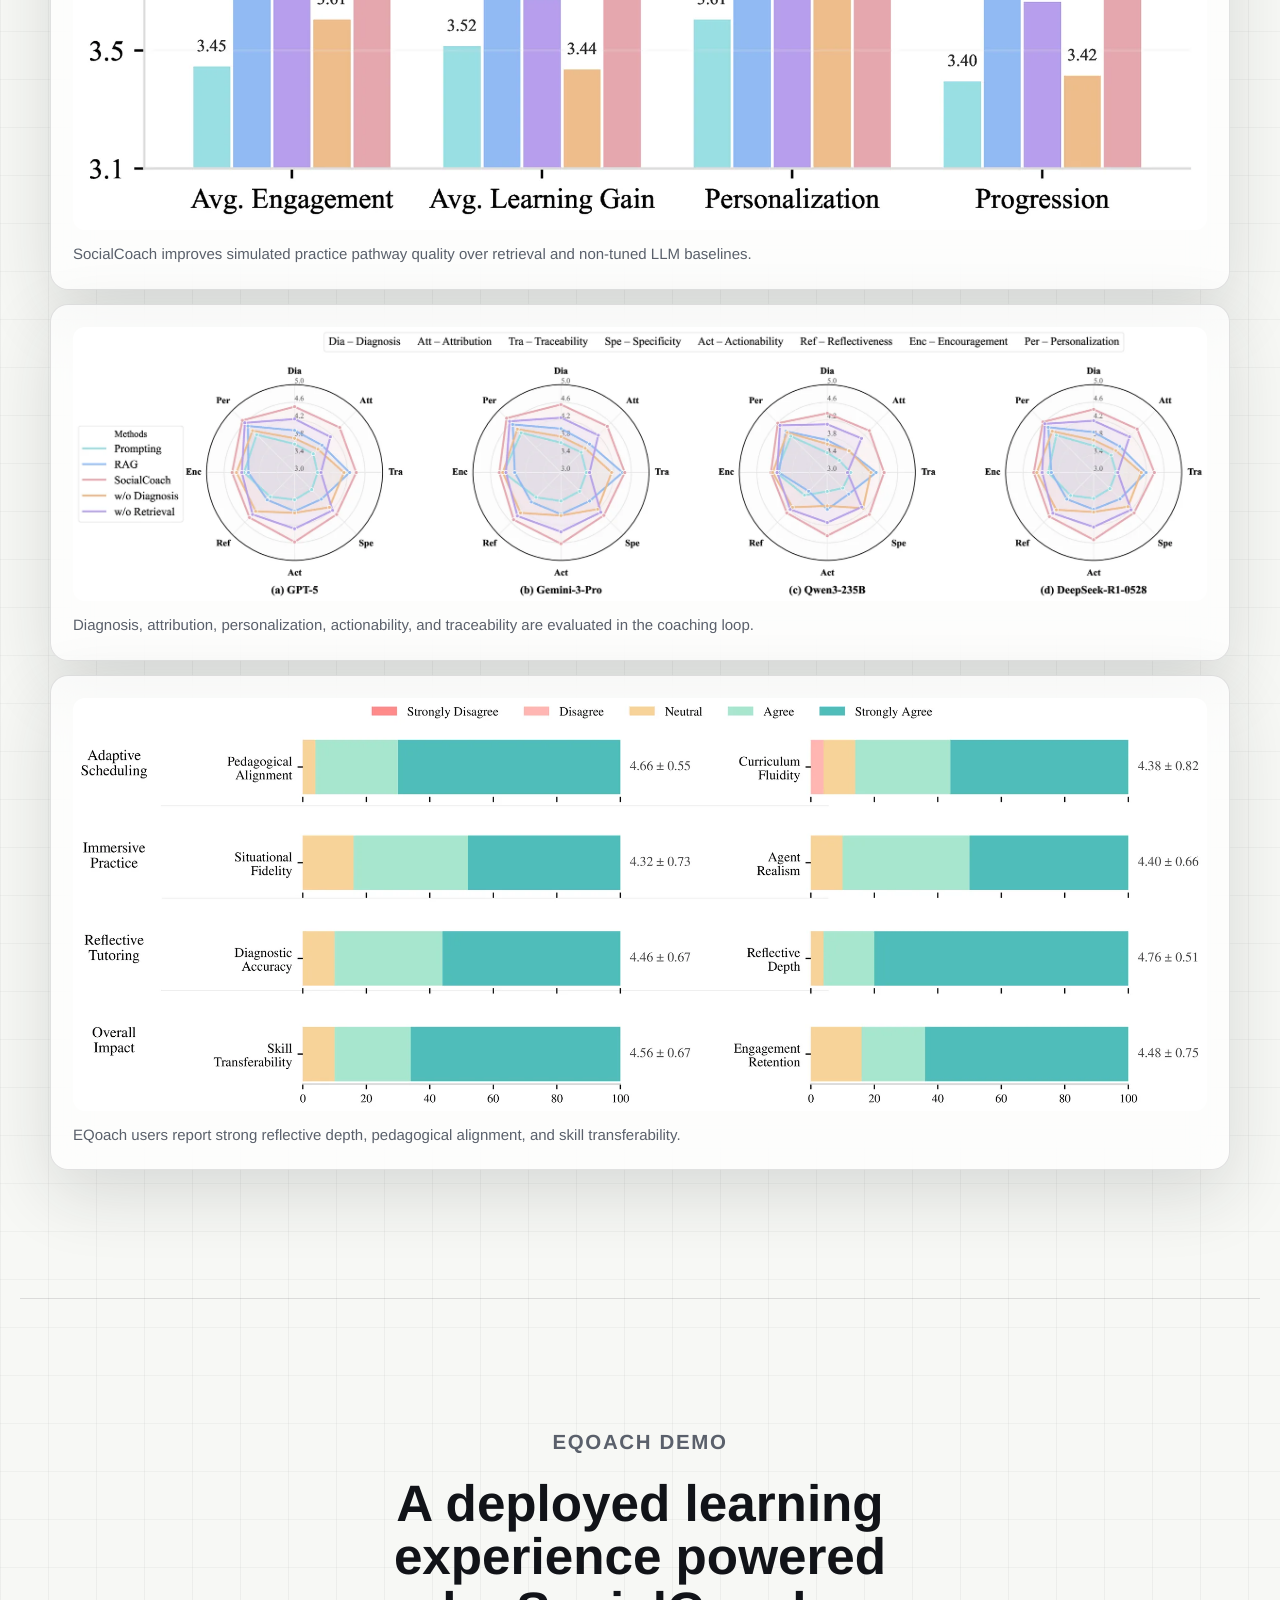
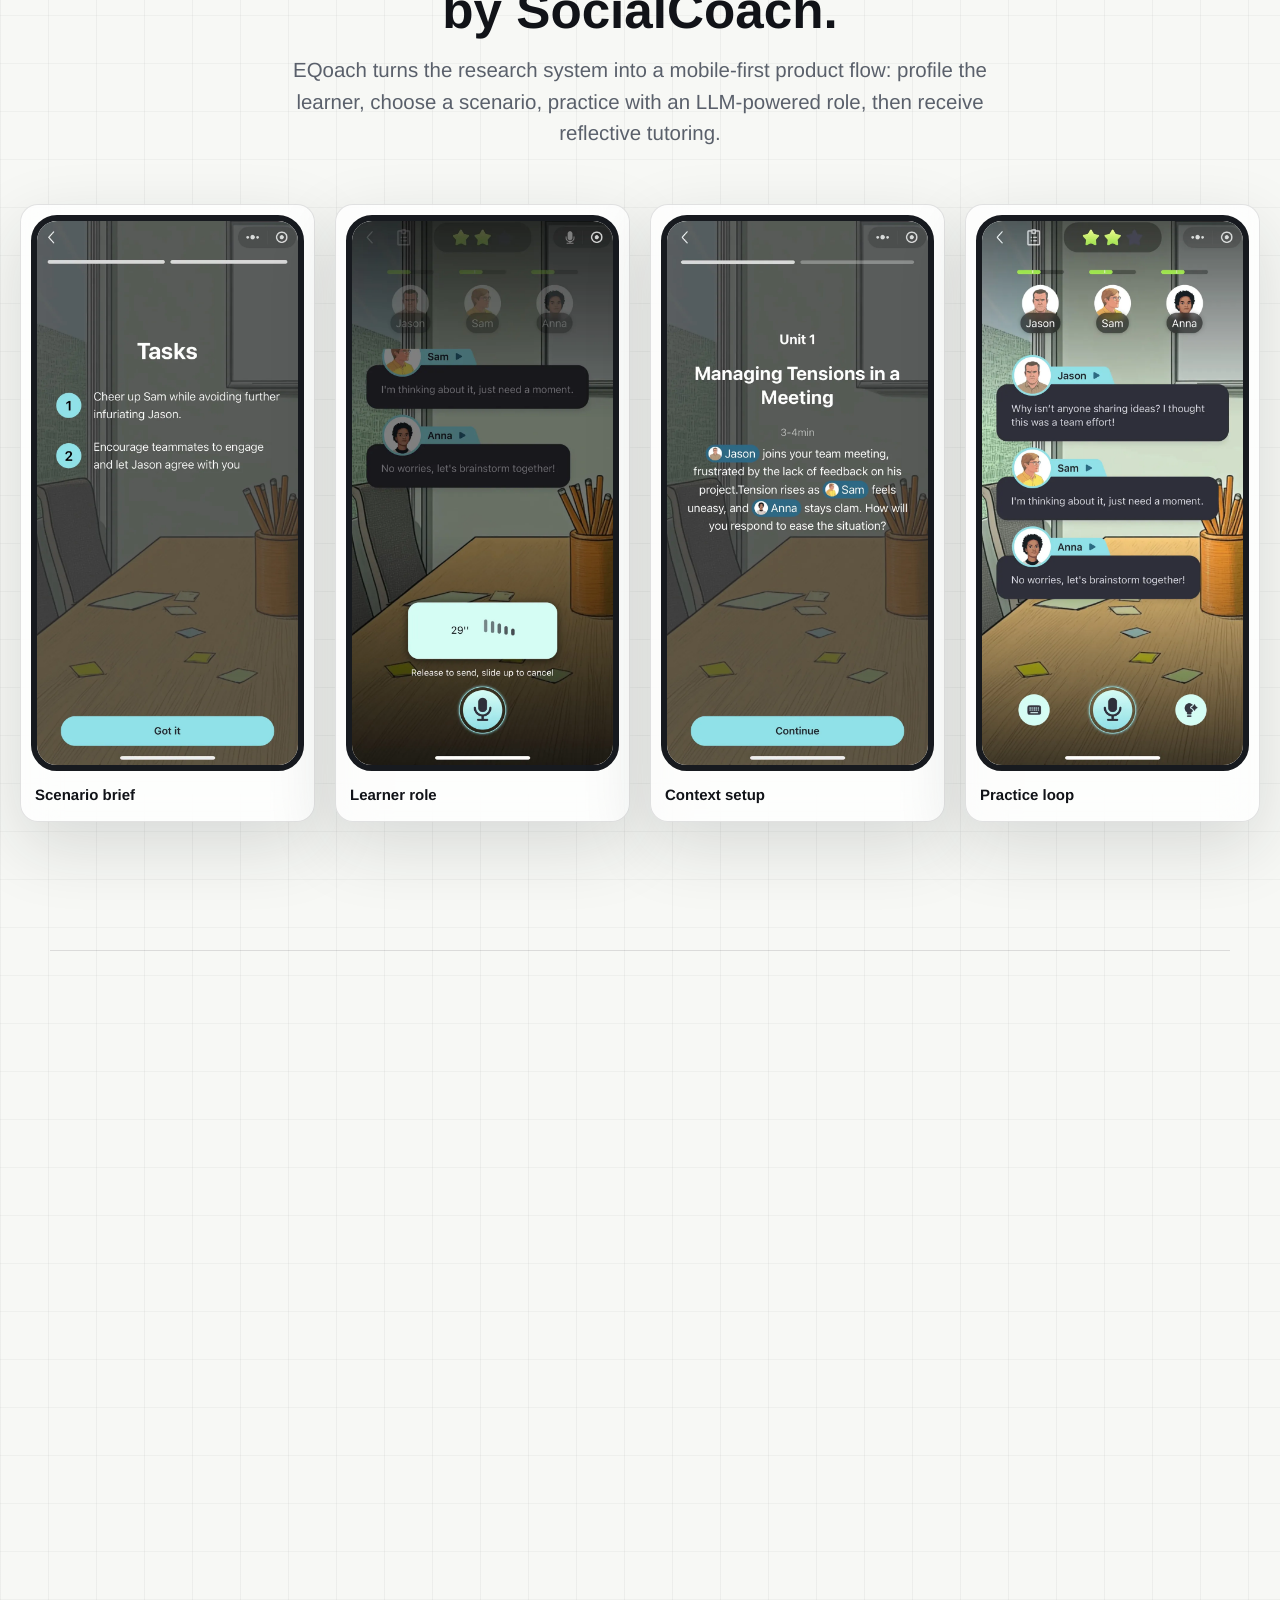
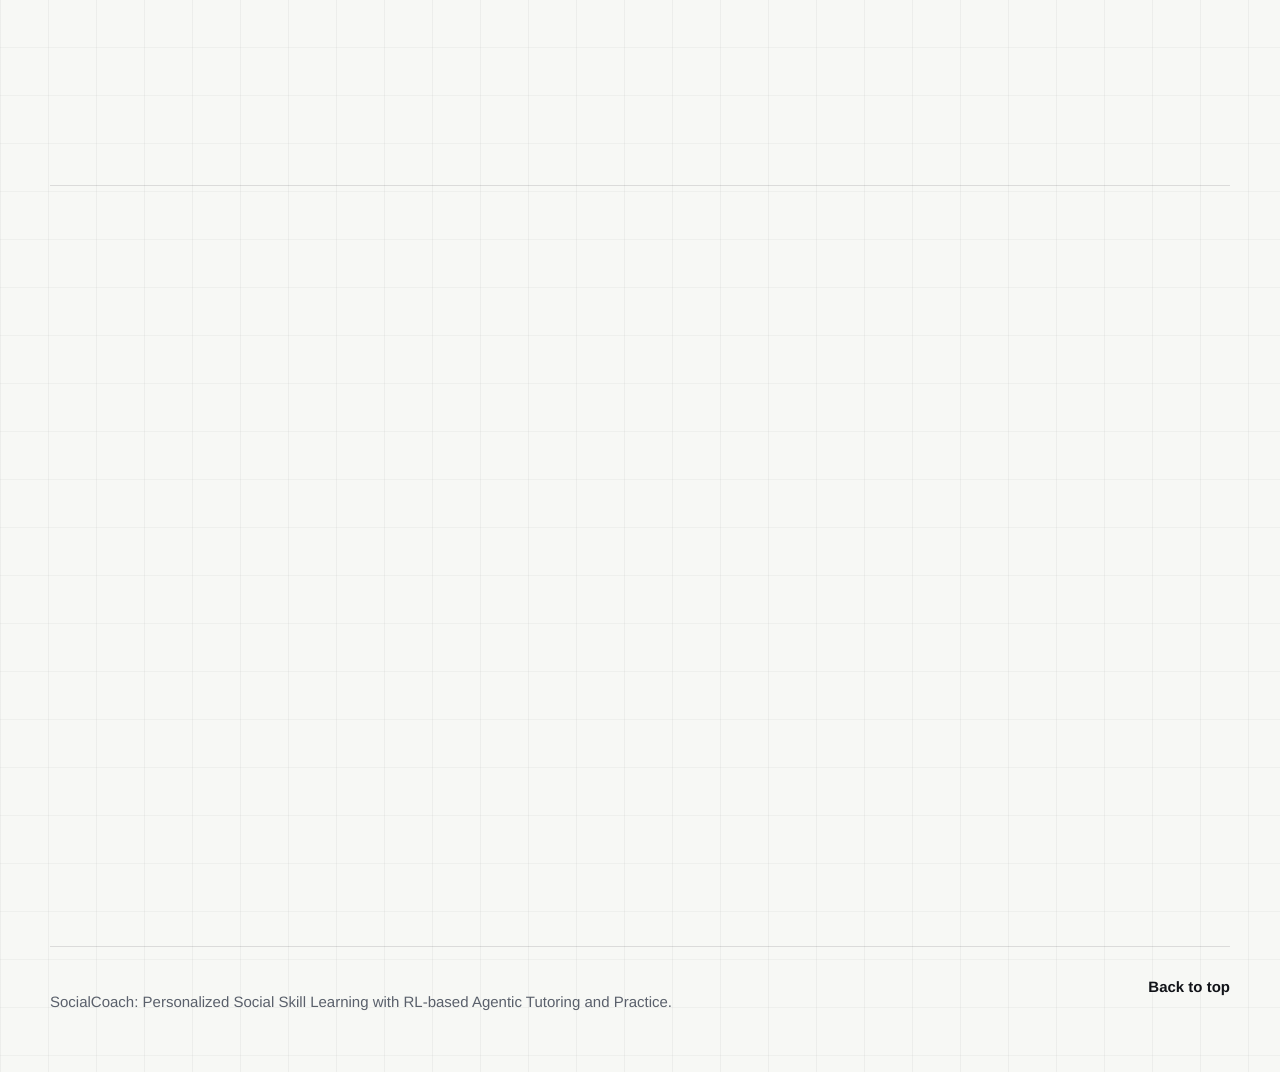
<file: docs/index.html>
<!doctype html>
<html lang="en">
  <head>
    <meta charset="utf-8" />
    <meta name="viewport" content="width=device-width, initial-scale=1" />
    <title>SocialCoach | RL-based Agentic Tutoring for Personalized Social Skill Learning</title>
    <meta
      name="description"
      content="SocialCoach is an LLM-powered agentic tutoring system for personalized social skill learning, combining theory-to-practice knowledge discovery, RL-based practice scheduling, immersive simulation, and reflective coaching."
    />
    <meta
      name="keywords"
      content="SocialCoach, social skill learning, agentic tutoring, reinforcement learning, LLM tutoring, EQoach, social emotional learning, CASEL, personalized education, KDD 2026"
    />
    <meta name="author" content="Tianfu Wang, Max Xiong, Jianxun Lian, Hongyuan Zhu, Zhengyu Hu, Yuxuan Lei, Linxiao Gong, Xiaofang Li, Peiting Tsai, Nicholas Jing Yuan, Qi Zhang" />
    <meta name="robots" content="index, follow, max-image-preview:large, max-snippet:-1, max-video-preview:-1" />
    <meta name="googlebot" content="index, follow, max-image-preview:large, max-snippet:-1, max-video-preview:-1" />
    <meta name="bingbot" content="index, follow, max-image-preview:large, max-snippet:-1, max-video-preview:-1" />
    <meta name="theme-color" content="#006c69" />
    <link rel="canonical" href="https://tianfu.wang/SocialCoach/" />
    <link rel="icon" href="./assets/socialcoach-logo.svg" type="image/svg+xml" />
    <link rel="apple-touch-icon" href="./assets/socialcoach-icon-192.png" />
    <link rel="manifest" href="./site.webmanifest" />
    <link rel="alternate" type="application/pdf" title="SocialCoach paper PDF" href="./assets/socialcoach-paper.pdf" />
    <link rel="alternate" type="text/plain" title="AI-readable SocialCoach summary" href="./llms.txt" />
    <script>document.documentElement.classList.add("js");</script>
    <link rel="stylesheet" href="./styles.css" />

    <meta property="og:type" content="website" />
    <meta property="og:site_name" content="SocialCoach" />
    <meta property="og:title" content="SocialCoach | RL-based Agentic Tutoring for Personalized Social Skill Learning" />
    <meta
      property="og:description"
      content="A holistic LLM-powered agentic tutoring system that builds expert-grounded social skill knowledge, schedules adaptive practice with RL, and delivers reflective coaching."
    />
    <meta property="og:url" content="https://tianfu.wang/SocialCoach/" />
    <meta property="og:image" content="https://tianfu.wang/SocialCoach/assets/socialcoach-og.png" />
    <meta property="og:image:width" content="1200" />
    <meta property="og:image:height" content="630" />
    <meta property="og:image:alt" content="SocialCoach paper project logo and title" />
    <meta name="twitter:card" content="summary_large_image" />
    <meta name="twitter:title" content="SocialCoach | Personalized Social Skill Learning" />
    <meta
      name="twitter:description"
      content="Theory-to-practice knowledge discovery, RL-based practice scheduling, immersive scenario simulation, and reflective tutoring."
    />
    <meta name="twitter:image" content="https://tianfu.wang/SocialCoach/assets/socialcoach-og.png" />

    <meta name="citation_title" content="SocialCoach: Personalized Social Skill Learning with RL-based Agentic Tutoring and Practice" />
    <meta name="citation_author" content="Wang, Tianfu" />
    <meta name="citation_author" content="Xiong, Max" />
    <meta name="citation_author" content="Lian, Jianxun" />
    <meta name="citation_author" content="Zhu, Hongyuan" />
    <meta name="citation_author" content="Hu, Zhengyu" />
    <meta name="citation_author" content="Lei, Yuxuan" />
    <meta name="citation_author" content="Gong, Linxiao" />
    <meta name="citation_author" content="Li, Xiaofang" />
    <meta name="citation_author" content="Tsai, Peiting" />
    <meta name="citation_author" content="Yuan, Nicholas Jing" />
    <meta name="citation_author" content="Zhang, Qi" />
    <meta name="citation_publication_date" content="2026" />
    <meta name="citation_online_date" content="2026/06/02" />
    <meta name="citation_conference_title" content="KDD 2026" />
    <meta name="citation_arxiv_id" content="2606.04155" />
    <meta name="citation_abstract_html_url" content="https://arxiv.org/abs/2606.04155" />
    <meta name="citation_fulltext_html_url" content="https://tianfu.wang/SocialCoach/" />
    <meta name="citation_pdf_url" content="https://tianfu.wang/SocialCoach/assets/socialcoach-paper.pdf" />
    <meta name="citation_keywords" content="agentic tutoring; social skill learning; reinforcement learning; LLM; social emotional learning" />
    <meta name="DC.title" content="SocialCoach: Personalized Social Skill Learning with RL-based Agentic Tutoring and Practice" />
    <meta name="DC.creator" content="Tianfu Wang; Max Xiong; Jianxun Lian; Hongyuan Zhu; Zhengyu Hu; Yuxuan Lei; Linxiao Gong; Xiaofang Li; Peiting Tsai; Nicholas Jing Yuan; Qi Zhang" />
    <meta name="DC.description" content="SocialCoach is a holistic LLM-powered agentic tutoring system for personalized social skill development at scale." />
    <meta name="DC.identifier" content="https://arxiv.org/abs/2606.04155" />
    <meta name="DC.language" content="en" />
    <meta name="DC.type" content="Text" />

    <script type="application/ld+json">
      {
        "@context": "https://schema.org",
        "@graph": [
          {
            "@type": "WebPage",
            "@id": "https://tianfu.wang/SocialCoach/#webpage",
            "url": "https://tianfu.wang/SocialCoach/",
            "name": "SocialCoach: Personalized Social Skill Learning with RL-based Agentic Tutoring and Practice",
            "description": "Project page for SocialCoach, a KDD 2026 research project on personalized social skill learning with RL-based agentic tutoring and practice.",
            "inLanguage": "en",
            "isPartOf": {
              "@type": "WebSite",
              "@id": "https://tianfu.wang/#website",
              "name": "Tianfu Wang"
            },
            "primaryImageOfPage": {
              "@type": "ImageObject",
              "url": "https://tianfu.wang/SocialCoach/assets/socialcoach-og.png",
              "width": 1200,
              "height": 630
            },
            "mainEntity": {
              "@id": "https://tianfu.wang/SocialCoach/#paper"
            }
          },
          {
            "@type": "ScholarlyArticle",
            "@id": "https://tianfu.wang/SocialCoach/#paper",
            "headline": "SocialCoach: Personalized Social Skill Learning with RL-based Agentic Tutoring and Practice",
            "name": "SocialCoach",
            "description": "SocialCoach is a holistic LLM-powered agentic tutoring system for personalized social skill development at scale.",
            "abstract": "SocialCoach introduces a holistic LLM-powered agentic tutoring system for personalized social skill development at scale, combining expert-grounded knowledge construction, adaptive RL-based practice scheduling, immersive role-play, causality-driven assessment, and reflective tutoring.",
            "datePublished": "2026-06-02",
            "inLanguage": "en",
            "isAccessibleForFree": true,
            "url": "https://tianfu.wang/SocialCoach/",
            "sameAs": [
              "https://arxiv.org/abs/2606.04155",
              "https://github.com/GeminiLight/SocialCoach"
            ],
            "identifier": [
              {
                "@type": "PropertyValue",
                "propertyID": "arXiv",
                "value": "2606.04155",
                "url": "https://arxiv.org/abs/2606.04155"
              }
            ],
            "image": "https://tianfu.wang/SocialCoach/assets/socialcoach-og.png",
            "thumbnailUrl": "https://tianfu.wang/SocialCoach/assets/socialcoach-logo.svg",
            "mainEntityOfPage": {
              "@id": "https://tianfu.wang/SocialCoach/#webpage"
            },
            "publisher": {
              "@type": "Organization",
              "name": "arXiv"
            },
            "encoding": {
              "@type": "MediaObject",
              "contentUrl": "https://tianfu.wang/SocialCoach/assets/socialcoach-paper.pdf",
              "encodingFormat": "application/pdf"
            },
            "author": [
              { "@type": "Person", "name": "Tianfu Wang", "affiliation": "HKUST (GZ)" },
              { "@type": "Person", "name": "Max Xiong", "affiliation": "Duke University" },
              { "@type": "Person", "name": "Jianxun Lian", "affiliation": "MSRA" },
              { "@type": "Person", "name": "Hongyuan Zhu", "affiliation": "Microsoft" },
              { "@type": "Person", "name": "Zhengyu Hu", "affiliation": "HKUST (GZ)" },
              { "@type": "Person", "name": "Yuxuan Lei", "affiliation": "Microsoft" },
              { "@type": "Person", "name": "Linxiao Gong", "affiliation": "HKUST (GZ)" },
              { "@type": "Person", "name": "Xiaofang Li", "affiliation": "Microsoft" },
              { "@type": "Person", "name": "Peiting Tsai", "affiliation": "Microsoft" },
              { "@type": "Person", "name": "Nicholas Jing Yuan", "affiliation": "Microsoft" },
              { "@type": "Person", "name": "Qi Zhang", "affiliation": "Microsoft" }
            ],
            "keywords": [
              "agentic tutoring",
              "social skill learning",
              "reinforcement learning",
              "large language models",
              "social emotional learning",
              "adaptive practice scheduling"
            ],
            "about": [
              "Personalized education",
              "Social skill coaching",
              "LLM agents",
              "Reinforcement learning",
              "Agentic tutoring",
              "Social emotional learning"
            ]
          },
          {
            "@type": "SoftwareSourceCode",
            "@id": "https://tianfu.wang/SocialCoach/#code",
            "name": "SocialCoach",
            "codeRepository": "https://github.com/GeminiLight/SocialCoach",
            "programmingLanguage": ["Python", "JavaScript"],
            "applicationCategory": "EducationalApplication"
          },
          {
            "@type": "FAQPage",
            "@id": "https://tianfu.wang/SocialCoach/#faq",
            "mainEntity": [
              {
                "@type": "Question",
                "name": "What is SocialCoach?",
                "acceptedAnswer": {
                  "@type": "Answer",
                  "text": "SocialCoach is an LLM-powered agentic tutoring framework for personalized social skill learning. It combines expert-grounded knowledge discovery, user profiling, RL-based practice scheduling, immersive simulation, and reflective coaching."
                }
              },
              {
                "@type": "Question",
                "name": "What evidence does the paper report?",
                "acceptedAnswer": {
                  "@type": "Answer",
                  "text": "The paper reports a 40,000+ entry social skill knowledge corpus, expert validation with Fleiss' Kappa of 0.63, improved simulated pathway quality, judge-rated tutoring quality, and an EQoach user study with 50 participants."
                }
              },
              {
                "@type": "Question",
                "name": "Where can I read the SocialCoach paper and code?",
                "acceptedAnswer": {
                  "@type": "Answer",
                  "text": "The SocialCoach paper is available on arXiv at https://arxiv.org/abs/2606.04155, and the code repository is linked from https://github.com/GeminiLight/SocialCoach."
                }
              }
            ]
          }
        ]
      }
    </script>
  </head>
  <body>
    <a class="skip-link" href="#main">Skip to content</a>
    <header class="site-header" data-elevate>
      <a class="brand" href="#top" aria-label="SocialCoach home">
        <img class="brand-mark" src="./assets/socialcoach-logo.svg" alt="" aria-hidden="true" />
        <span>SocialCoach</span>
      </a>
      <nav class="top-nav" aria-label="Primary navigation">
        <a href="#method">Method</a>
        <a href="#results">Results</a>
        <a href="#demo">Demo</a>
        <a href="#resources">Resources</a>
      </nav>
      <a class="nav-cta" href="https://arxiv.org/abs/2606.04155">Paper</a>
    </header>

    <main id="main">
      <section class="hero" id="top" aria-labelledby="hero-title">
        <div class="hero-headline reveal">
          <h1 id="hero-title">
            <span class="title-line"><span class="title-brand">SocialCoach</span>: Personalized Social Skill Learning</span>
            <span class="title-line">with RL-based Agentic Tutoring and Practice</span>
          </h1>
          <p class="paper-authors">
            Tianfu Wang<sup>1</sup>, Max Xiong<sup>2</sup>, Jianxun Lian<sup>3</sup>,
            Hongyuan Zhu<sup>4</sup>, Zhengyu Hu<sup>1</sup>, Yuxuan Lei<sup>4</sup>,
            Linxiao Gong<sup>1</sup>, Xiaofang Li<sup>4</sup>, Peiting Tsai<sup>4</sup>,
            Nicholas Jing Yuan<sup>4</sup>, Qi Zhang<sup>4</sup>
          </p>
          <p class="paper-affiliations">
            <sup>1</sup>HKUST (GZ) &nbsp; <sup>2</sup>Duke University &nbsp;
            <sup>3</sup>MSRA &nbsp; <sup>4</sup>Microsoft
          </p>
        </div>

        <div class="hero-body">
          <div class="hero-copy reveal">
          <p class="hero-subtitle">
            SocialCoach builds expert-grounded knowledge, schedules practice with reinforcement learning,
            and closes the knowing-doing gap through immersive simulation and reflective coaching.
          </p>
          <div class="hero-actions" aria-label="Project actions">
            <a class="button button-primary" href="https://arxiv.org/abs/2606.04155">Read paper</a>
            <a class="button button-secondary" href="https://github.com/GeminiLight/SocialCoach">View code</a>
            <button class="button button-ghost" type="button" data-copy-bib>Copy BibTeX</button>
          </div>
          <dl class="hero-metrics" aria-label="Key project metrics">
            <div>
              <dt>40K+</dt>
              <dd>knowledge entries</dd>
            </div>
            <div>
              <dt>200</dt>
              <dd>expert sources</dd>
            </div>
            <div>
              <dt>4.88</dt>
              <dd>reflective depth</dd>
            </div>
          </dl>
          </div>

          <div class="hero-visual reveal" aria-label="EQoach product interface preview">
          <div class="visual-frame">
            <div class="phone phone-left">
              <img src="./assets/demo-profile.webp" alt="EQoach learner profile screen" loading="eager" />
            </div>
            <div class="phone phone-front">
              <img src="./assets/demo-arena.webp" alt="EQoach scenario practice arena screen" loading="eager" />
            </div>
            <div class="phone phone-right">
              <img src="./assets/demo-conversation.webp" alt="EQoach immersive conversation screen" loading="eager" />
            </div>
            <div class="loop-card">
              <span>Profile</span>
              <span>Retrieve</span>
              <span>Practice</span>
              <span>Reflect</span>
            </div>
          </div>
          </div>
        </div>
      </section>

      <section class="section intro-band" aria-labelledby="overview-title">
        <div class="section-header section-header-centered reveal">
          <p class="section-kicker">Research contribution</p>
          <h2 id="overview-title">A complete coaching loop for soft skills at scale.</h2>
          <p>
            SocialCoach addresses the scarcity of expert social skill coaching by connecting four modules:
            automated knowledge discovery, dynamic learner profiling, RL-based practice scheduling, and
            pedagogically grounded reflective tutoring. The system is deployed in EQoach, a mobile-first
            practice product used for an early user study.
          </p>
        </div>
      </section>

      <section class="section abstract-section" id="abstract" aria-labelledby="abstract-title">
        <div class="section-header section-header-centered reveal">
          <p class="section-kicker">Abstract</p>
          <h2 id="abstract-title">Personalized social skill learning through agentic practice.</h2>
          <p>
            Social skills such as negotiation and leadership are crucial for personal and professional
            success, but scalable training remains difficult because expert coaching is scarce. SocialCoach
            is a holistic LLM-powered agentic tutoring system for personalized social skill development at
            scale. It constructs a pedagogically grounded theory-to-practice knowledge corpus from expert
            sources, schedules adaptive practice through a prescription-retrieval-adaptation process
            optimized with reinforcement learning, and integrates immersive role-play, causality-driven
            proficiency assessment, and knowledge-grounded reflective tutoring. Deployed in EQoach, the
            system improves simulated pathway quality and judge-rated tutoring quality over baselines, while
            early user feedback indicates strong perceived engagement and usefulness.
          </p>
        </div>
      </section>

      <section class="section" id="method" aria-labelledby="method-title">
        <div class="section-header section-header-centered reveal">
          <p class="section-kicker">Method</p>
          <h2 id="method-title">From expert knowledge to personalized practice.</h2>
          <p>
            The framework is designed around traceability: SocialCoach extracts, tags, retrieves, and adapts
            expert-derived material instead of asking a model to invent coaching knowledge on demand.
          </p>
        </div>

        <div class="framework-panel reveal">
          <img src="./assets/social-coach-framework.webp" alt="Overview diagram of the SocialCoach framework" loading="lazy" />
        </div>

        <div class="method-grid">
          <article class="method-card reveal">
            <span class="card-index">01</span>
            <h3>Knowledge discovery</h3>
            <p>
              A multi-agent pipeline extracts strategic theories, illustrative cases, and practical scenarios
              from curated expert sources, then tags each item across CASEL competency, social skill, and
              scenario context.
            </p>
          </article>
          <article class="method-card reveal">
            <span class="card-index">02</span>
            <h3>User social profiling</h3>
            <p>
              The learner state combines demographics, personality traits, target skills, behavior history,
              and evolving proficiency ratings across social competencies.
            </p>
          </article>
          <article class="method-card reveal">
            <span class="card-index">03</span>
            <h3>RL scheduling</h3>
            <p>
              A prescription-retrieval-adaptation policy turns a learner profile into targeted practice,
              balancing semantic retrieval with long-horizon pathway quality.
            </p>
          </article>
          <article class="method-card reveal">
            <span class="card-index">04</span>
            <h3>Reflective tutoring</h3>
            <p>
              After practice, SocialCoach diagnoses behavior, attributes the cause of skill gaps, retrieves
              relevant theory or cases, and guides transfer with Socratic reflection.
            </p>
          </article>
        </div>
      </section>

      <section class="section knowledge-section" aria-labelledby="knowledge-title">
        <div class="section-header section-header-centered reveal">
          <p class="section-kicker">Knowledge corpus</p>
          <h2 id="knowledge-title">A theory-to-practice structure built for retrieval.</h2>
          <p>
            The corpus contains over 40,000 unique entries. Every item is organized so an agent can move
            from concept, to example, to practice without losing pedagogical grounding.
          </p>
        </div>
        <div class="split-layout knowledge-layout">
          <div class="knowledge-stats reveal">
            <ul class="plain-list">
              <li><strong>13,298</strong> strategic theories for conceptual understanding.</li>
              <li><strong>22,050</strong> illustrative cases for situated examples.</li>
              <li><strong>5,117</strong> practical scenarios for immersive rehearsal.</li>
            </ul>
          </div>
          <div class="artifact-stack reveal">
            <figure>
              <img src="./assets/social-knowledge.webp" alt="SocialCoach theory-to-practice knowledge structure" loading="lazy" />
              <figcaption>The knowledge base links strategic theory, illustrative cases, and practical scenarios.</figcaption>
            </figure>
            <figure>
              <img src="./assets/top-10-social-skills.webp" alt="Top social skill distribution in the SocialCoach corpus" loading="lazy" />
              <figcaption>Semantic tags make the corpus filterable by competency, skill, and scenario context.</figcaption>
            </figure>
          </div>
        </div>
      </section>

      <section class="section results-section" id="results" aria-labelledby="results-title">
        <div class="section-header section-header-centered reveal">
          <p class="section-kicker">Evidence</p>
          <h2 id="results-title">Measured across knowledge quality, pathway planning, and real product feedback.</h2>
          <p>
            The evaluation combines expert validation, simulated learner pathways, judge-rated tutoring
            comparisons, and a 50-participant EQoach user study.
          </p>
        </div>

        <div class="results-grid">
          <article class="result-card reveal">
            <p class="metric-label">Expert agreement</p>
            <strong>0.63</strong>
            <span>Fleiss' Kappa for corpus quality validation</span>
          </article>
          <article class="result-card reveal">
            <p class="metric-label">Scheduling engagement</p>
            <strong>4.38</strong>
            <span>SocialCoach Qwen3-8B in 10-session pathways</span>
          </article>
          <article class="result-card reveal">
            <p class="metric-label">Learning gain</p>
            <strong>4.11</strong>
            <span>Judge-rated pathway learning value</span>
          </article>
          <article class="result-card reveal">
            <p class="metric-label">User study</p>
            <strong>50</strong>
            <span>Students and early-career professionals using EQoach</span>
          </article>
        </div>

        <div class="evidence-gallery">
          <figure class="wide-figure reveal">
            <img src="./assets/evaluation-practice-pathway.webp" alt="SocialCoach adaptive practice pathway evaluation chart" loading="lazy" />
            <figcaption>SocialCoach improves simulated practice pathway quality over retrieval and non-tuned LLM baselines.</figcaption>
          </figure>
          <figure class="wide-figure reveal">
            <img src="./assets/tutoring-evaluation.webp" alt="SocialCoach tutoring evaluation radar chart" loading="lazy" />
            <figcaption>Diagnosis, attribution, personalization, actionability, and traceability are evaluated in the coaching loop.</figcaption>
          </figure>
          <figure class="wide-figure reveal">
            <img src="./assets/user-results.webp" alt="EQoach user study questionnaire results" loading="lazy" />
            <figcaption>EQoach users report strong reflective depth, pedagogical alignment, and skill transferability.</figcaption>
          </figure>
        </div>
      </section>

      <section class="section demo-section" id="demo" aria-labelledby="demo-title">
        <div class="section-header reveal">
          <p class="section-kicker">EQoach demo</p>
          <h2 id="demo-title">A deployed learning experience powered by SocialCoach.</h2>
          <p>
            EQoach turns the research system into a mobile-first product flow: profile the learner, choose a
            scenario, practice with an LLM-powered role, then receive reflective tutoring.
          </p>
        </div>
        <div class="demo-strip" aria-label="EQoach interface screenshots">
          <figure class="demo-phone reveal">
            <img src="./assets/demo-task.webp" alt="EQoach practice task screen" loading="lazy" />
            <figcaption>Scenario brief</figcaption>
          </figure>
          <figure class="demo-phone reveal">
            <img src="./assets/demo-player.webp" alt="EQoach player character screen" loading="lazy" />
            <figcaption>Learner role</figcaption>
          </figure>
          <figure class="demo-phone reveal">
            <img src="./assets/demo-background.webp" alt="EQoach scenario background screen" loading="lazy" />
            <figcaption>Context setup</figcaption>
          </figure>
          <figure class="demo-phone reveal">
            <img src="./assets/demo-conversation.webp" alt="EQoach simulated conversation screen" loading="lazy" />
            <figcaption>Practice loop</figcaption>
          </figure>
        </div>
      </section>

      <section class="section resources-section" id="resources" aria-labelledby="resources-title">
        <div class="resource-card reveal">
          <div>
            <p class="section-kicker">Resources</p>
            <h2 id="resources-title">Explore SocialCoach.</h2>
            <p>
              Read the paper, inspect the implementation, copy the citation, or share the project
              summary with research agents and search systems.
            </p>
          </div>
          <div class="resource-actions">
            <a class="button button-primary" href="https://arxiv.org/abs/2606.04155">arXiv link</a>
            <a class="button button-secondary" href="https://github.com/GeminiLight/SocialCoach">Open repository</a>
            <a class="button button-secondary" href="./llms.txt">Read llms.txt</a>
          </div>
        </div>

        <div class="citation-block reveal">
          <div class="citation-header">
            <h3>BibTeX</h3>
            <button class="small-button" type="button" data-copy-bib>Copy</button>
          </div>
          <pre><code id="bibtex">@inproceedings{wang2026socialcoach,
  title = {SocialCoach: Personalized Social Skill Learning with RL-based Agentic Tutoring and Practice},
  author = {Wang, Tianfu and Xiong, Max and Lian, Jianxun and Zhu, Hongyuan and Hu, Zhengyu and Lei, Yuxuan and Gong, Linxiao and Li, Xiaofang and Tsai, Peiting and Yuan, Nicholas Jing and Zhang, Qi},
  booktitle = {Proceedings of the 32nd ACM SIGKDD Conference on Knowledge Discovery and Data Mining},
  year = {2026}
}</code></pre>
        </div>
      </section>

      <section class="section faq-section" id="faq" aria-labelledby="faq-title">
        <div class="section-header section-header-centered reveal">
          <p class="section-kicker">FAQ</p>
          <h2 id="faq-title">Quick answers for readers and AI research assistants.</h2>
        </div>
        <div class="faq-grid">
          <article class="faq-item reveal">
            <h3>What is SocialCoach?</h3>
            <p>
              SocialCoach is an LLM-powered agentic tutoring framework for personalized social skill
              learning. It connects expert knowledge discovery, learner profiling, RL-based practice
              scheduling, immersive scenario simulation, and reflective coaching.
            </p>
          </article>
          <article class="faq-item reveal">
            <h3>What evidence does the paper report?</h3>
            <p>
              The paper reports a 40,000+ entry knowledge corpus, expert validation with Fleiss' Kappa of
              0.63, improved simulated pathway quality, judge-rated tutoring quality, and a 50-participant
              EQoach user study.
            </p>
          </article>
          <article class="faq-item reveal">
            <h3>Where are the paper and code?</h3>
            <p>
              The paper record is available on arXiv at 2606.04155, and the code repository is linked from
              the project resources section.
            </p>
          </article>
        </div>
      </section>
    </main>

    <footer class="site-footer">
      <p>SocialCoach: Personalized Social Skill Learning with RL-based Agentic Tutoring and Practice.</p>
      <a href="#top">Back to top</a>
    </footer>

    <div class="toast" role="status" aria-live="polite" data-toast>Copied BibTeX</div>
    <script src="./script.js"></script>
  </body>
</html>
</file>
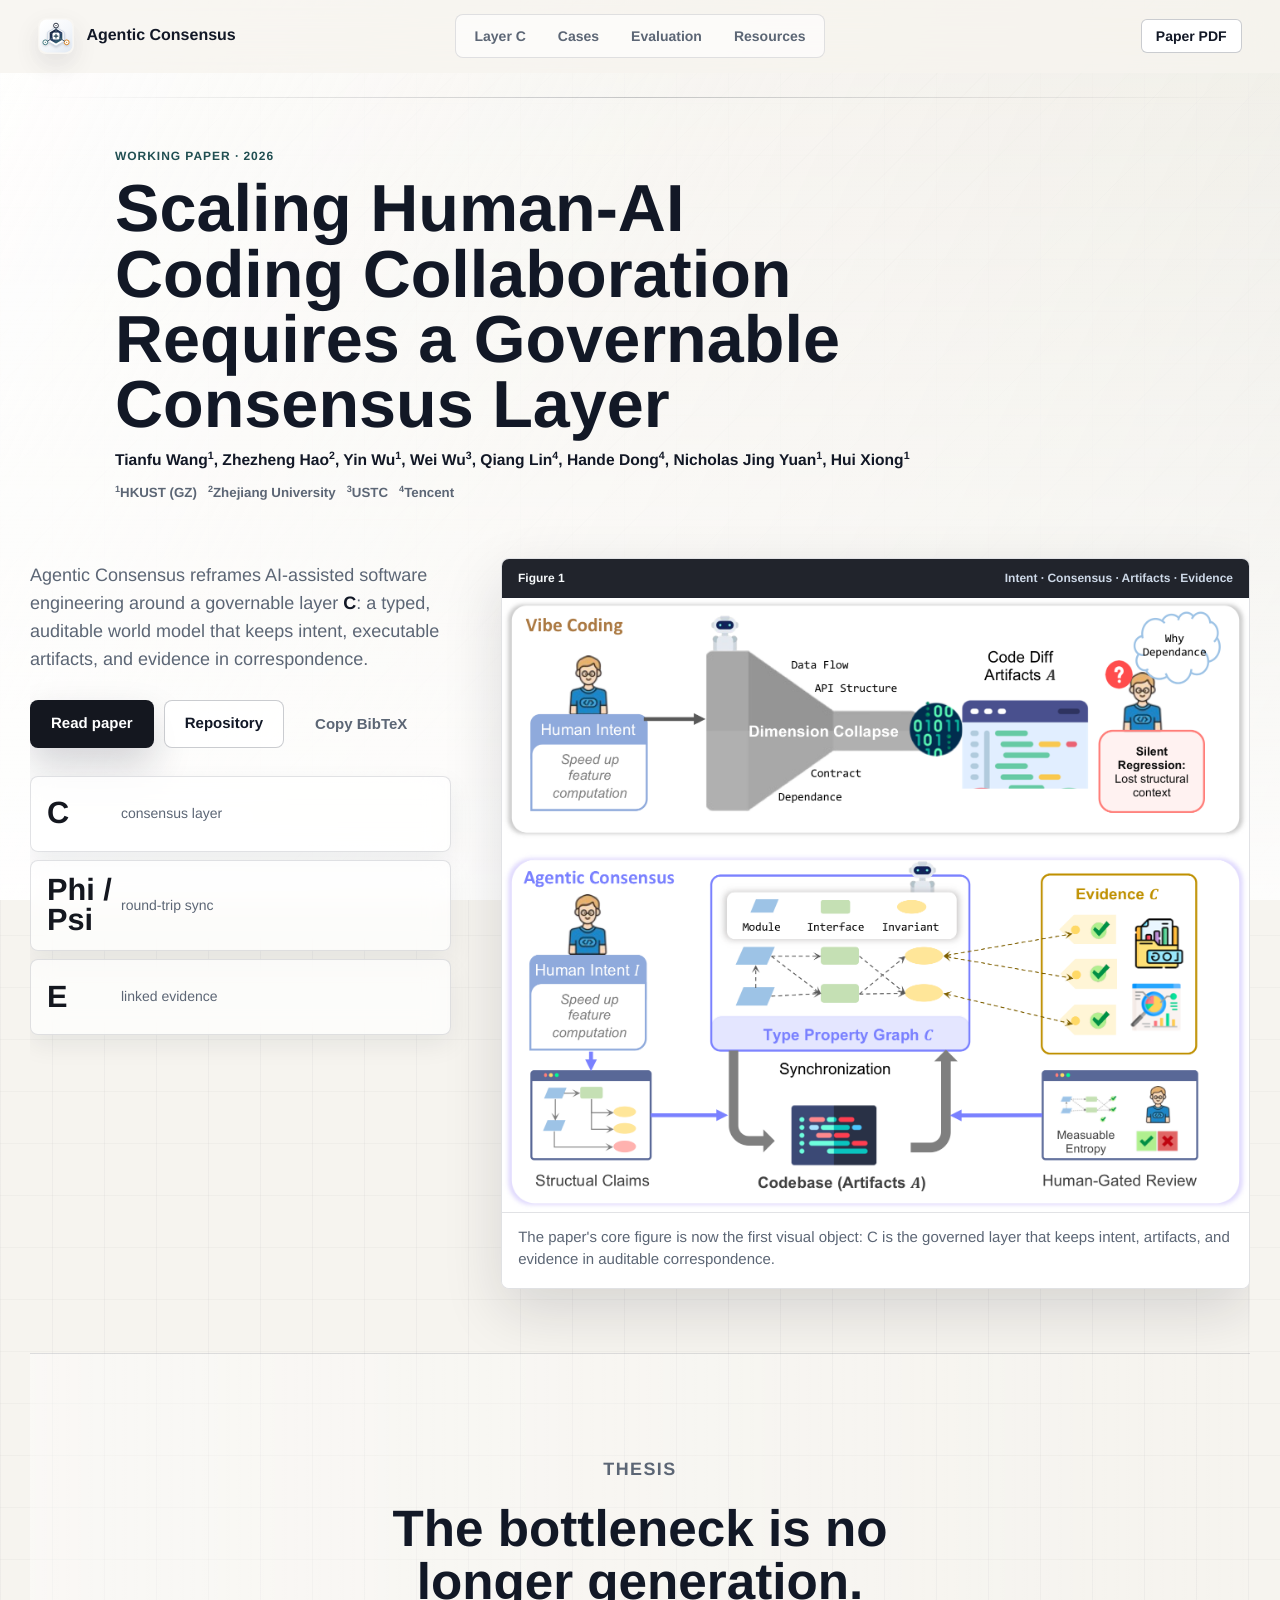
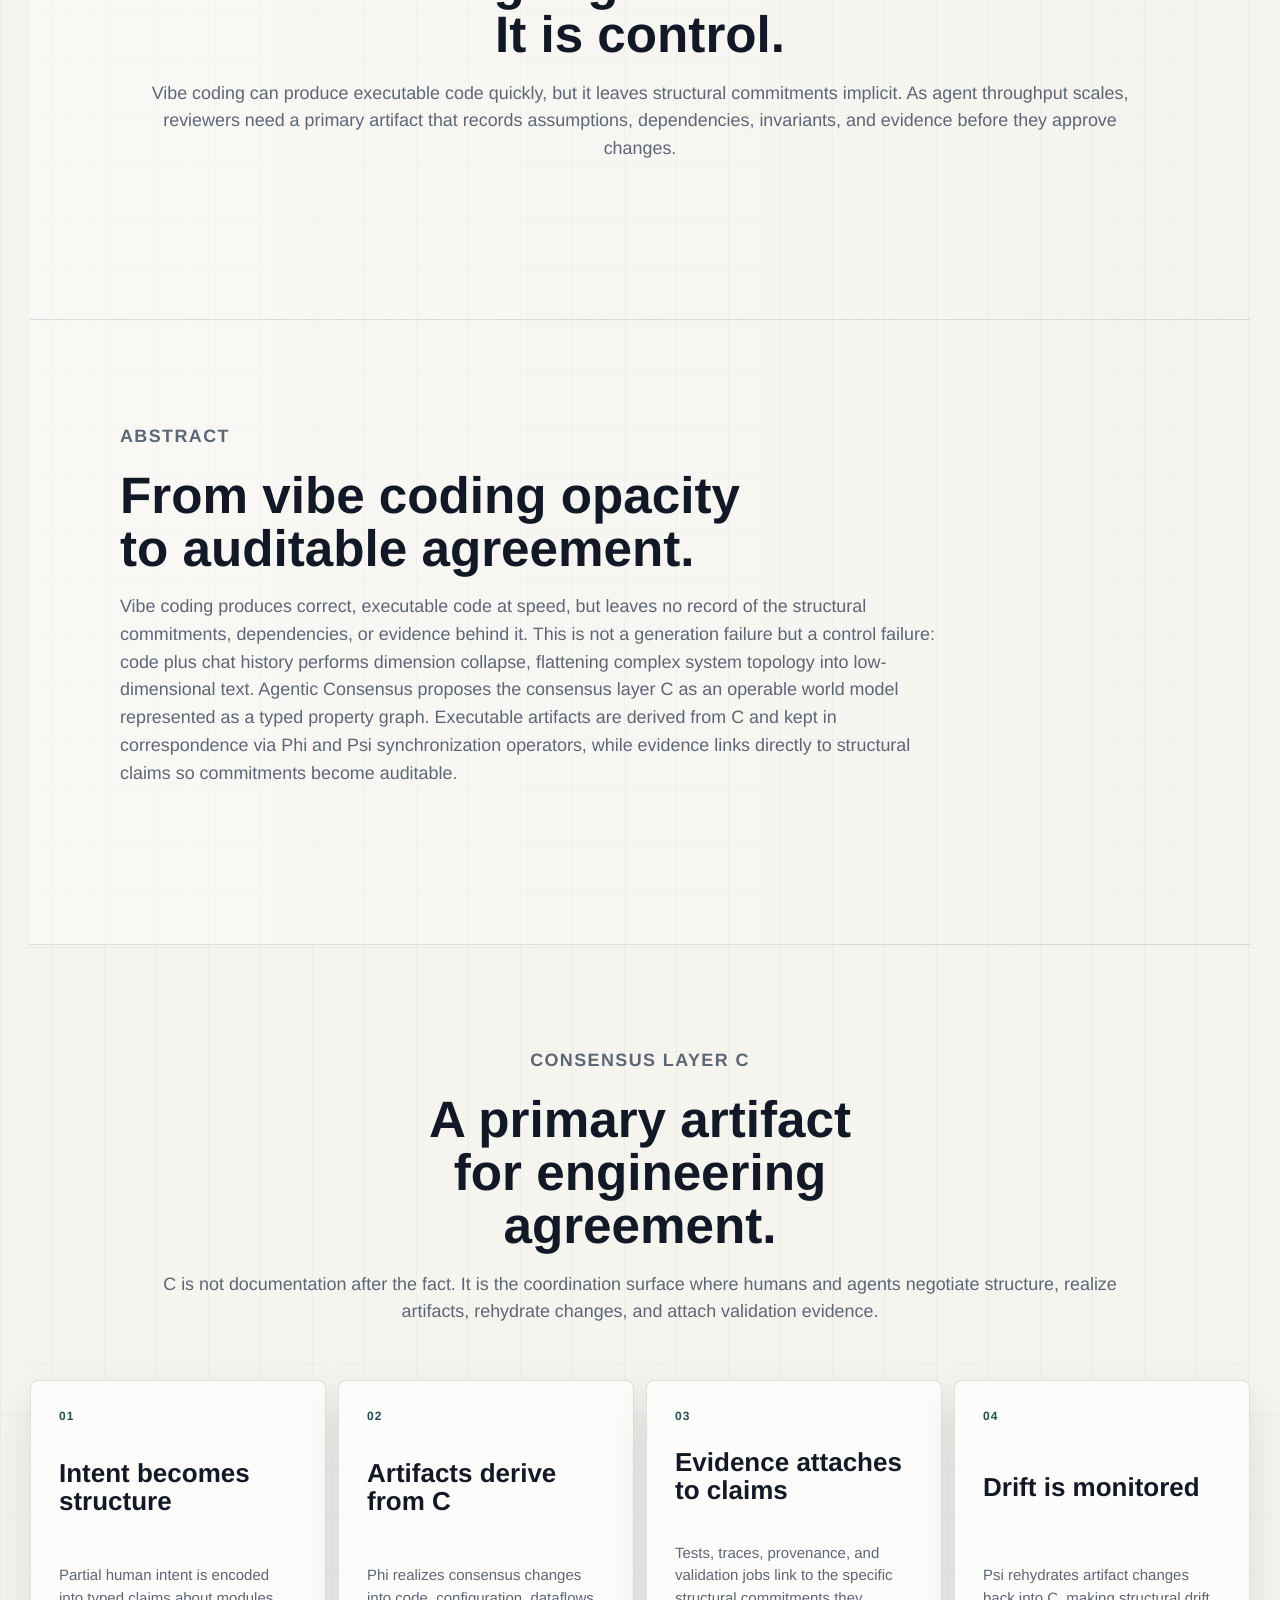
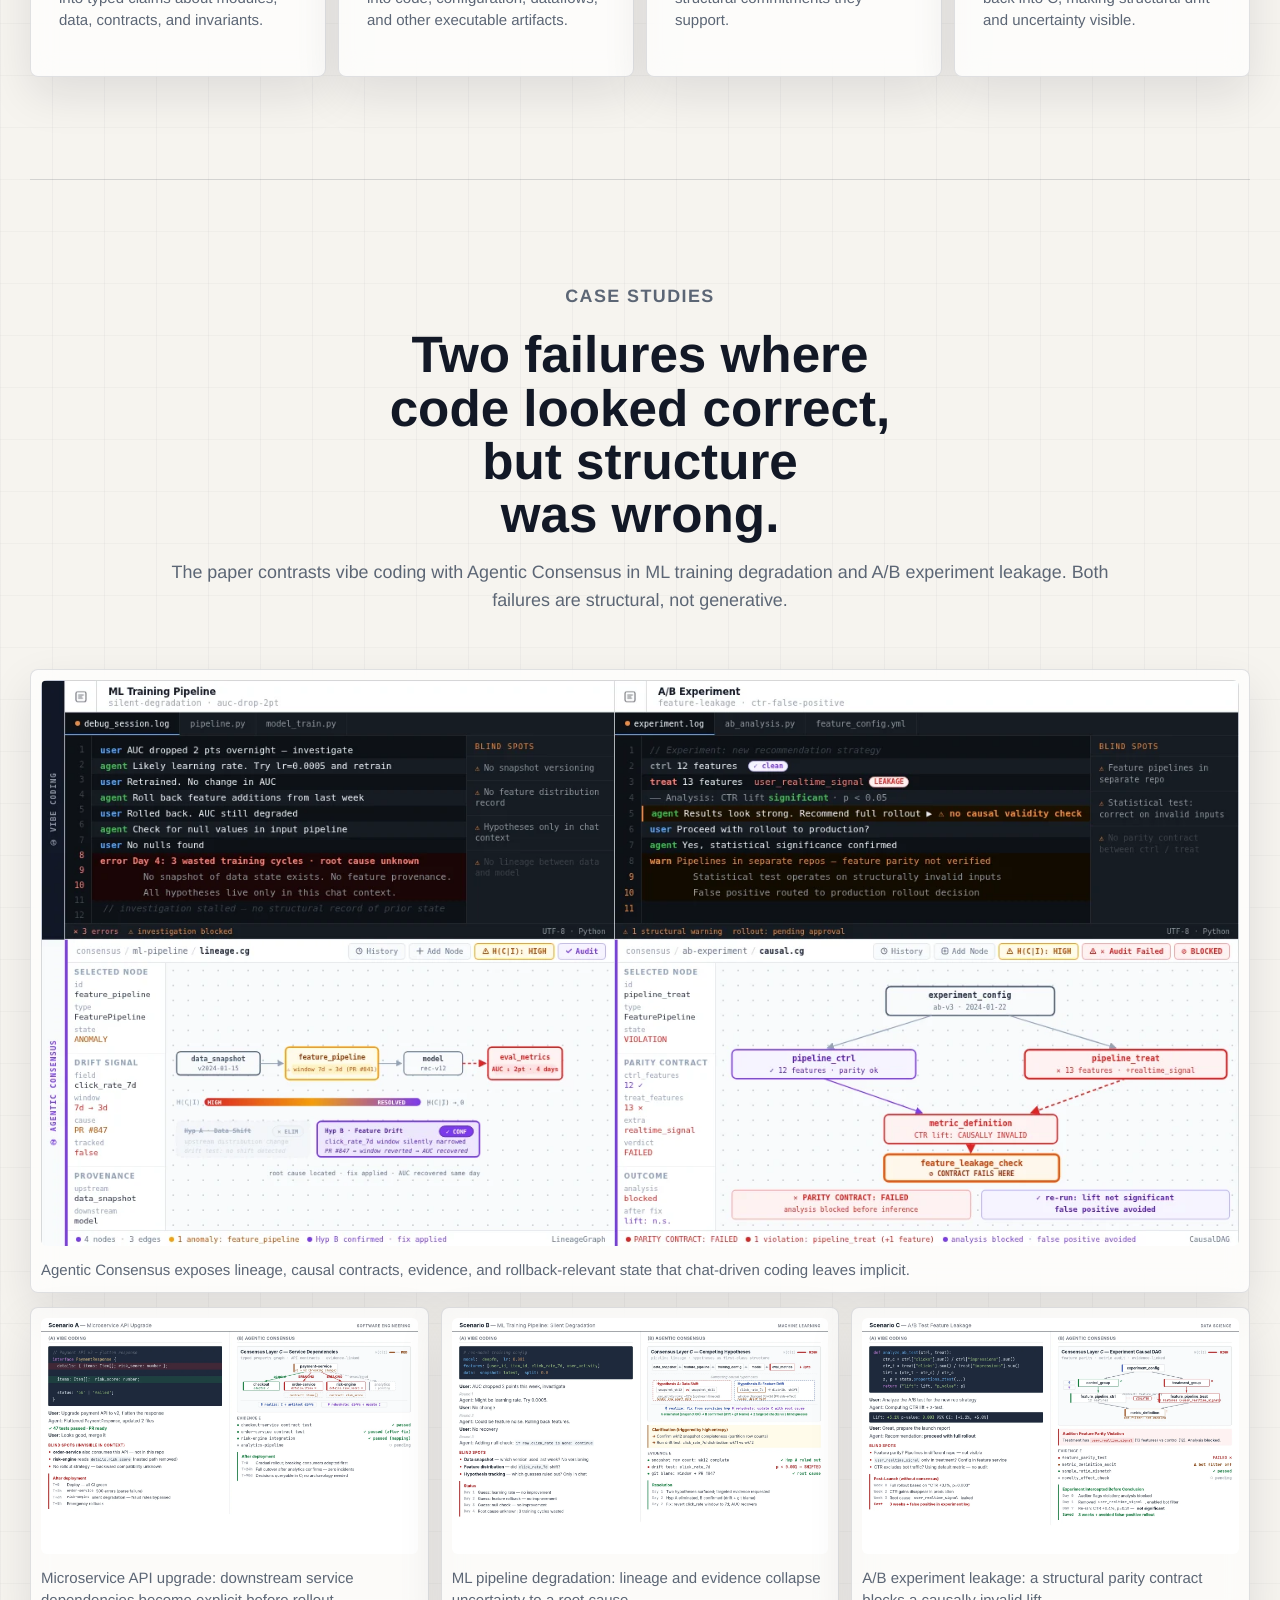
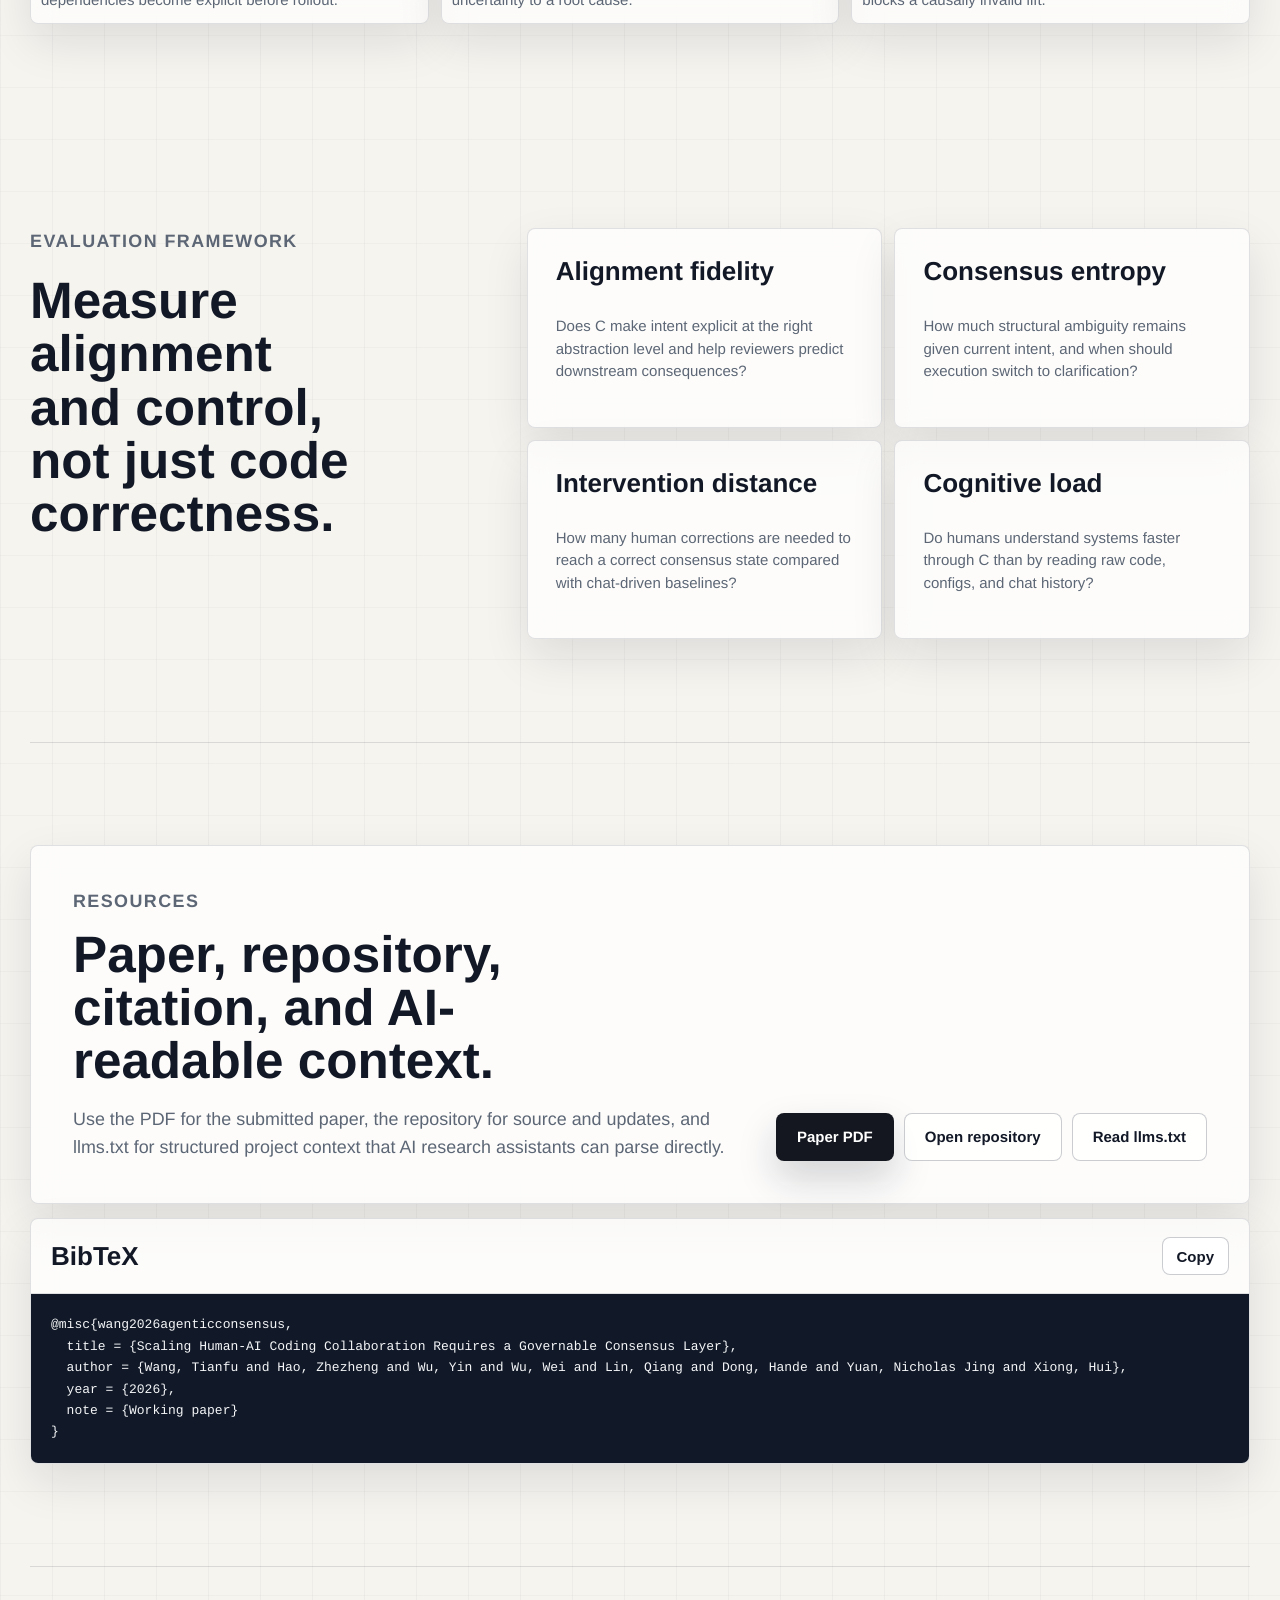
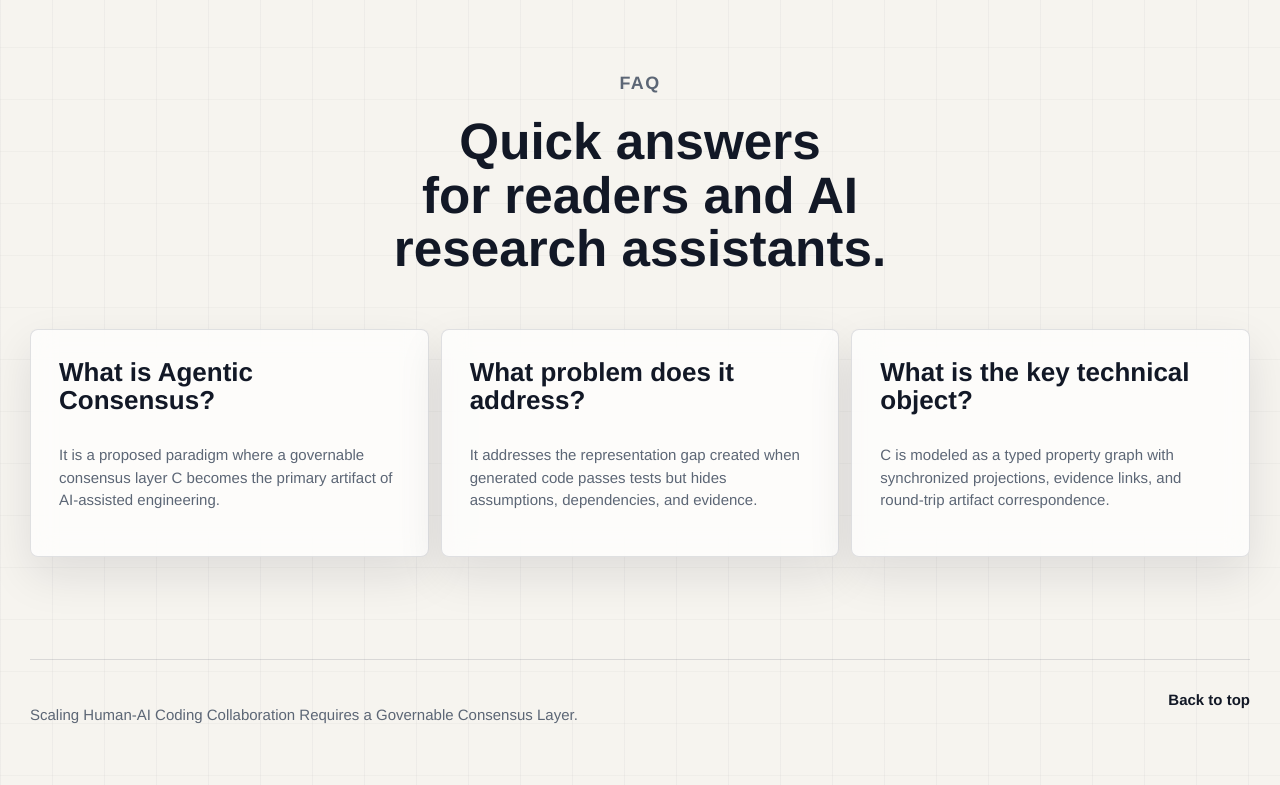
<file: consensus-paper-kdd-arxiv/docs/index.html>
<!doctype html>
<html lang="en">
  <head>
    <meta charset="utf-8" />
    <meta name="viewport" content="width=device-width, initial-scale=1" />
    <title>Agentic Consensus | Governable Consensus Layer for Human-AI Coding Collaboration</title>
    <meta
      name="description"
      content="Agentic Consensus argues that scalable human-AI coding collaboration requires a governable consensus layer: an auditable typed property graph that links intent, artifacts, and evidence."
    />
    <meta
      name="keywords"
      content="Agentic Consensus, human-AI coding collaboration, vibe coding, consensus layer, software engineering, knowledge representation, agentic AI, AI coding agents, working paper"
    />
    <meta name="author" content="Tianfu Wang, Zhezheng Hao, Yin Wu, Wei Wu, Qiang Lin, Hande Dong, Nicholas Jing Yuan, Hui Xiong" />
    <meta name="robots" content="index, follow, max-image-preview:large, max-snippet:-1, max-video-preview:-1" />
    <meta name="googlebot" content="index, follow, max-image-preview:large, max-snippet:-1, max-video-preview:-1" />
    <meta name="bingbot" content="index, follow, max-image-preview:large, max-snippet:-1, max-video-preview:-1" />
    <meta name="theme-color" content="#2867ff" />
    <link rel="canonical" href="https://tianfuwang.tech/agentic-consensus/" />
    <link rel="icon" href="./assets/agentic-consensus-logo.svg" type="image/svg+xml" />
    <link rel="apple-touch-icon" href="./assets/agentic-consensus-icon-192.png" />
    <link rel="manifest" href="./site.webmanifest" />
    <link rel="alternate" type="application/pdf" title="Agentic Consensus paper PDF" href="./assets/agentic-consensus-paper.pdf" />
    <link rel="alternate" type="text/plain" title="AI-readable Agentic Consensus summary" href="./llms.txt" />
    <script>document.documentElement.classList.add("js");</script>
    <link rel="stylesheet" href="./styles.css" />

    <meta property="og:type" content="website" />
    <meta property="og:site_name" content="Agentic Consensus" />
    <meta property="og:title" content="Agentic Consensus | Governable Consensus Layer for Human-AI Coding Collaboration" />
    <meta
      property="og:description"
      content="A working paper arguing that AI coding needs a structured consensus layer C linking human intent, executable artifacts, and evidence."
    />
    <meta property="og:url" content="https://tianfuwang.tech/agentic-consensus/" />
    <meta property="og:image" content="https://tianfuwang.tech/agentic-consensus/assets/agentic-consensus-og.png" />
    <meta property="og:image:width" content="1200" />
    <meta property="og:image:height" content="630" />
    <meta property="og:image:alt" content="Agentic Consensus paper project logo and title" />
    <meta name="twitter:card" content="summary_large_image" />
    <meta name="twitter:title" content="Agentic Consensus | Governable Consensus Layer" />
    <meta
      name="twitter:description"
      content="From vibe coding opacity to a governable consensus layer for auditable human-AI software engineering."
    />
    <meta name="twitter:image" content="https://tianfuwang.tech/agentic-consensus/assets/agentic-consensus-og.png" />

    <meta name="citation_title" content="Scaling Human-AI Coding Collaboration Requires a Governable Consensus Layer" />
    <meta name="citation_author" content="Wang, Tianfu" />
    <meta name="citation_author" content="Hao, Zhezheng" />
    <meta name="citation_author" content="Wu, Yin" />
    <meta name="citation_author" content="Wu, Wei" />
    <meta name="citation_author" content="Lin, Qiang" />
    <meta name="citation_author" content="Dong, Hande" />
    <meta name="citation_author" content="Yuan, Nicholas Jing" />
    <meta name="citation_author" content="Xiong, Hui" />
    <meta name="citation_fulltext_html_url" content="https://tianfuwang.tech/agentic-consensus/" />
    <meta name="citation_pdf_url" content="https://tianfuwang.tech/agentic-consensus/assets/agentic-consensus-paper.pdf" />
    <meta name="citation_keywords" content="knowledge representation; software engineering; human-AI collaboration; agentic AI; vibe coding" />
    <meta name="DC.title" content="Scaling Human-AI Coding Collaboration Requires a Governable Consensus Layer" />
    <meta name="DC.creator" content="Tianfu Wang; Zhezheng Hao; Yin Wu; Wei Wu; Qiang Lin; Hande Dong; Nicholas Jing Yuan; Hui Xiong" />
    <meta name="DC.description" content="A working paper proposing Agentic Consensus, a governable consensus layer for auditable human-AI coding collaboration." />
    <meta name="DC.identifier" content="https://tianfuwang.tech/agentic-consensus/" />
    <meta name="DC.language" content="en" />
    <meta name="DC.type" content="Text" />

    <script type="application/ld+json">
      {
        "@context": "https://schema.org",
        "@graph": [
          {
            "@type": "WebPage",
            "@id": "https://tianfuwang.tech/agentic-consensus/#webpage",
            "url": "https://tianfuwang.tech/agentic-consensus/",
            "name": "Scaling Human-AI Coding Collaboration Requires a Governable Consensus Layer",
            "description": "Project page for Agentic Consensus, a working paper on governable consensus layers for human-AI coding collaboration.",
            "inLanguage": "en",
            "primaryImageOfPage": {
              "@type": "ImageObject",
              "url": "https://tianfuwang.tech/agentic-consensus/assets/agentic-consensus-og.png",
              "width": 1200,
              "height": 630
            },
            "mainEntity": {
              "@id": "https://tianfuwang.tech/agentic-consensus/#paper"
            }
          },
          {
            "@type": "ScholarlyArticle",
            "@id": "https://tianfuwang.tech/agentic-consensus/#paper",
            "headline": "Scaling Human-AI Coding Collaboration Requires a Governable Consensus Layer",
            "name": "Agentic Consensus",
            "description": "Agentic Consensus reframes AI-assisted software engineering around a governable consensus layer C that links intent, artifacts, and evidence.",
            "abstract": "Vibe coding produces executable code at speed but leaves no durable record of structural commitments, dependencies, or evidence. Agentic Consensus proposes a consensus layer C, represented as a typed property graph, as the primary engineering artifact from which executable artifacts are derived and rehydrated through synchronization operators Phi and Psi.",
            "datePublished": "2026",
            "inLanguage": "en",
            "isAccessibleForFree": true,
            "url": "https://tianfuwang.tech/agentic-consensus/",
            "sameAs": [
              "https://github.com/GeminiLight/agentic-consensus"
            ],
            "image": "https://tianfuwang.tech/agentic-consensus/assets/agentic-consensus-og.png",
            "thumbnailUrl": "https://tianfuwang.tech/agentic-consensus/assets/agentic-consensus-logo.svg",
            "mainEntityOfPage": {
              "@id": "https://tianfuwang.tech/agentic-consensus/#webpage"
            },
            "encoding": {
              "@type": "MediaObject",
              "contentUrl": "https://tianfuwang.tech/agentic-consensus/assets/agentic-consensus-paper.pdf",
              "encodingFormat": "application/pdf"
            },
            "author": [
              { "@type": "Person", "name": "Tianfu Wang", "affiliation": "HKUST (GZ)" },
              { "@type": "Person", "name": "Zhezheng Hao", "affiliation": "Zhejiang University" },
              { "@type": "Person", "name": "Yin Wu", "affiliation": "HKUST (GZ)" },
              { "@type": "Person", "name": "Wei Wu", "affiliation": "USTC" },
              { "@type": "Person", "name": "Qiang Lin", "affiliation": "Tencent" },
              { "@type": "Person", "name": "Hande Dong", "affiliation": "Tencent" },
              { "@type": "Person", "name": "Nicholas Jing Yuan", "affiliation": "HKUST (GZ)" },
              { "@type": "Person", "name": "Hui Xiong", "affiliation": "HKUST (GZ)" }
            ],
            "keywords": [
              "knowledge representation",
              "software engineering",
              "human-AI collaboration",
              "agentic AI",
              "vibe coding",
              "typed property graph"
            ],
            "about": [
              "Human-AI coding collaboration",
              "Software engineering governance",
              "Knowledge representation",
              "AI coding agents"
            ]
          },
          {
            "@type": "SoftwareSourceCode",
            "@id": "https://tianfuwang.tech/agentic-consensus/#code",
            "name": "Agentic Consensus",
            "codeRepository": "https://github.com/GeminiLight/agentic-consensus",
            "programmingLanguage": ["HTML", "CSS", "LaTeX"],
            "applicationCategory": "ResearchProject"
          },
          {
            "@type": "FAQPage",
            "@id": "https://tianfuwang.tech/agentic-consensus/#faq",
            "mainEntity": [
              {
                "@type": "Question",
                "name": "What is Agentic Consensus?",
                "acceptedAnswer": {
                  "@type": "Answer",
                  "text": "Agentic Consensus is a proposed software-engineering paradigm in which a governable consensus layer C acts as the primary artifact for human-AI coding collaboration."
                }
              },
              {
                "@type": "Question",
                "name": "What problem does it address?",
                "acceptedAnswer": {
                  "@type": "Answer",
                  "text": "It addresses the representation gap created by vibe coding, where generated code may execute correctly but the structural commitments, dependencies, assumptions, and evidence behind the change remain implicit."
                }
              }
            ]
          }
        ]
      }
    </script>
  </head>
  <body>
    <a class="skip-link" href="#main">Skip to content</a>
    <header class="site-header" data-elevate>
      <a class="brand" href="#top" aria-label="Agentic Consensus home">
        <img class="brand-mark" src="./assets/agentic-consensus-logo.svg" alt="" aria-hidden="true" />
        <span>Agentic Consensus</span>
      </a>
      <nav class="top-nav" aria-label="Primary navigation">
        <a href="#layer">Layer C</a>
        <a href="#cases">Cases</a>
        <a href="#evaluation">Evaluation</a>
        <a href="#resources">Resources</a>
      </nav>
      <a class="nav-cta" href="./assets/agentic-consensus-paper.pdf">Paper PDF</a>
    </header>

    <main id="main">
      <section class="hero" id="top" aria-labelledby="hero-title">
        <div class="hero-headline reveal">
          <p class="paper-kicker">Working paper · 2026</p>
          <h1 id="hero-title">
            <span>Scaling Human-AI Coding Collaboration</span>
            <span>Requires a Governable Consensus Layer</span>
          </h1>
          <p class="paper-authors">
            Tianfu Wang<sup>1</sup>, Zhezheng Hao<sup>2</sup>, Yin Wu<sup>1</sup>, Wei Wu<sup>3</sup>,
            Qiang Lin<sup>4</sup>, Hande Dong<sup>4</sup>, Nicholas Jing Yuan<sup>1</sup>, Hui Xiong<sup>1</sup>
          </p>
          <p class="paper-affiliations">
            <sup>1</sup>HKUST (GZ) &nbsp; <sup>2</sup>Zhejiang University &nbsp;
            <sup>3</sup>USTC &nbsp; <sup>4</sup>Tencent
          </p>
        </div>

        <div class="hero-body">
          <div class="hero-copy reveal">
            <p class="hero-subtitle">
              Agentic Consensus reframes AI-assisted software engineering around a governable layer
              <strong>C</strong>: a typed, auditable world model that keeps intent, executable artifacts,
              and evidence in correspondence.
            </p>
            <div class="hero-actions" aria-label="Project actions">
              <a class="button button-primary" href="./assets/agentic-consensus-paper.pdf">Read paper</a>
              <a class="button button-secondary" href="https://github.com/GeminiLight/agentic-consensus">Repository</a>
              <button class="button button-ghost" type="button" data-copy-bib>Copy BibTeX</button>
            </div>
            <dl class="hero-metrics" aria-label="Core conceptual claims">
              <div>
                <dt>C</dt>
                <dd>consensus layer</dd>
              </div>
              <div>
                <dt>Phi / Psi</dt>
                <dd>round-trip sync</dd>
              </div>
              <div>
                <dt>E</dt>
                <dd>linked evidence</dd>
              </div>
            </dl>
          </div>

          <figure class="hero-figure reveal" aria-label="Agentic Consensus Figure 1">
            <div class="figure-toolbar">
              <span>Figure 1</span>
              <span>Intent · Consensus · Artifacts · Evidence</span>
            </div>
            <img
              src="./assets/figure-consensus-layer.png"
              alt="Figure 1 showing Agentic Consensus as a governable layer linking intent, executable artifacts, and evidence"
              fetchpriority="high"
            />
            <figcaption>
              The paper's core figure is now the first visual object: C is the governed layer that keeps intent,
              artifacts, and evidence in auditable correspondence.
            </figcaption>
          </figure>
        </div>
      </section>

      <section class="section thesis-band" aria-labelledby="thesis-title">
        <div class="section-header section-header-centered reveal">
          <p class="section-kicker">Thesis</p>
          <h2 id="thesis-title">The bottleneck is no longer generation. It is control.</h2>
          <p>
            Vibe coding can produce executable code quickly, but it leaves structural commitments implicit.
            As agent throughput scales, reviewers need a primary artifact that records assumptions,
            dependencies, invariants, and evidence before they approve changes.
          </p>
        </div>
      </section>

      <section class="section abstract-section" id="abstract" aria-labelledby="abstract-title">
        <div class="section-header reveal">
          <p class="section-kicker">Abstract</p>
          <h2 id="abstract-title">From vibe coding opacity to auditable agreement.</h2>
          <p>
            Vibe coding produces correct, executable code at speed, but leaves no record of the structural
            commitments, dependencies, or evidence behind it. This is not a generation failure but a control
            failure: code plus chat history performs dimension collapse, flattening complex system topology
            into low-dimensional text. Agentic Consensus proposes the consensus layer C as an operable world
            model represented as a typed property graph. Executable artifacts are derived from C and kept in
            correspondence via Phi and Psi synchronization operators, while evidence links directly to
            structural claims so commitments become auditable.
          </p>
        </div>
      </section>

      <section class="section" id="layer" aria-labelledby="layer-title">
        <div class="section-header section-header-centered reveal">
          <p class="section-kicker">Consensus layer C</p>
          <h2 id="layer-title">A primary artifact for engineering agreement.</h2>
          <p>
            C is not documentation after the fact. It is the coordination surface where humans and agents
            negotiate structure, realize artifacts, rehydrate changes, and attach validation evidence.
          </p>
        </div>
        <div class="method-grid">
          <article class="method-card reveal">
            <span class="card-index">01</span>
            <h3>Intent becomes structure</h3>
            <p>Partial human intent is encoded into typed claims about modules, data, contracts, and invariants.</p>
          </article>
          <article class="method-card reveal">
            <span class="card-index">02</span>
            <h3>Artifacts derive from C</h3>
            <p>Phi realizes consensus changes into code, configuration, dataflows, and other executable artifacts.</p>
          </article>
          <article class="method-card reveal">
            <span class="card-index">03</span>
            <h3>Evidence attaches to claims</h3>
            <p>Tests, traces, provenance, and validation jobs link to the specific structural commitments they support.</p>
          </article>
          <article class="method-card reveal">
            <span class="card-index">04</span>
            <h3>Drift is monitored</h3>
            <p>Psi rehydrates artifact changes back into C, making structural drift and uncertainty visible.</p>
          </article>
        </div>
      </section>

      <section class="section figure-section" id="cases" aria-labelledby="cases-title">
        <div class="section-header section-header-centered reveal">
          <p class="section-kicker">Case studies</p>
          <h2 id="cases-title">Two failures where code looked correct, but structure was wrong.</h2>
          <p>
            The paper contrasts vibe coding with Agentic Consensus in ML training degradation and A/B
            experiment leakage. Both failures are structural, not generative.
          </p>
        </div>
        <figure class="wide-figure reveal">
          <img src="./assets/figure-cases.webp" alt="Two case studies contrasting vibe coding with Agentic Consensus for ML pipeline degradation and A/B experiment leakage" loading="lazy" />
          <figcaption>Agentic Consensus exposes lineage, causal contracts, evidence, and rollback-relevant state that chat-driven coding leaves implicit.</figcaption>
        </figure>
        <div class="case-grid">
          <figure class="case-card reveal">
            <img src="./assets/figure-a-microservice.webp" alt="Microservice API upgrade case comparing vibe coding with consensus layer service dependencies" loading="lazy" />
            <figcaption>Microservice API upgrade: downstream service dependencies become explicit before rollout.</figcaption>
          </figure>
          <figure class="case-card reveal">
            <img src="./assets/figure-b-ml-pipeline.webp" alt="ML training pipeline case showing feature drift diagnosis through consensus lineage" loading="lazy" />
            <figcaption>ML pipeline degradation: lineage and evidence collapse uncertainty to a root cause.</figcaption>
          </figure>
          <figure class="case-card reveal">
            <img src="./assets/figure-c-ab-experiment.webp" alt="A/B experiment feature leakage case showing a parity contract blocked before inference" loading="lazy" />
            <figcaption>A/B experiment leakage: a structural parity contract blocks a causally invalid lift.</figcaption>
          </figure>
        </div>
      </section>

      <section class="section evaluation-section" id="evaluation" aria-labelledby="evaluation-title">
        <div class="section-header reveal">
          <p class="section-kicker">Evaluation framework</p>
          <h2 id="evaluation-title">Measure alignment and control, not just code correctness.</h2>
        </div>
        <div class="eval-grid">
          <article class="eval-card reveal">
            <h3>Alignment fidelity</h3>
            <p>Does C make intent explicit at the right abstraction level and help reviewers predict downstream consequences?</p>
          </article>
          <article class="eval-card reveal">
            <h3>Consensus entropy</h3>
            <p>How much structural ambiguity remains given current intent, and when should execution switch to clarification?</p>
          </article>
          <article class="eval-card reveal">
            <h3>Intervention distance</h3>
            <p>How many human corrections are needed to reach a correct consensus state compared with chat-driven baselines?</p>
          </article>
          <article class="eval-card reveal">
            <h3>Cognitive load</h3>
            <p>Do humans understand systems faster through C than by reading raw code, configs, and chat history?</p>
          </article>
        </div>
      </section>

      <section class="section resources-section" id="resources" aria-labelledby="resources-title">
        <div class="resource-card reveal">
          <div>
            <p class="section-kicker">Resources</p>
            <h2 id="resources-title">Paper, repository, citation, and AI-readable context.</h2>
            <p>
              Use the PDF for the submitted paper, the repository for source and updates, and llms.txt for
              structured project context that AI research assistants can parse directly.
            </p>
          </div>
          <div class="resource-actions">
            <a class="button button-primary" href="./assets/agentic-consensus-paper.pdf">Paper PDF</a>
            <a class="button button-secondary" href="https://github.com/GeminiLight/agentic-consensus">Open repository</a>
            <a class="button button-secondary" href="./llms.txt">Read llms.txt</a>
          </div>
        </div>
        <div class="citation-block reveal">
          <div class="citation-header">
            <h3>BibTeX</h3>
            <button class="small-button" type="button" data-copy-bib>Copy</button>
          </div>
          <pre><code id="bibtex">@misc{wang2026agenticconsensus,
  title = {Scaling Human-AI Coding Collaboration Requires a Governable Consensus Layer},
  author = {Wang, Tianfu and Hao, Zhezheng and Wu, Yin and Wu, Wei and Lin, Qiang and Dong, Hande and Yuan, Nicholas Jing and Xiong, Hui},
  year = {2026},
  note = {Working paper}
}</code></pre>
        </div>
      </section>

      <section class="section faq-section" id="faq" aria-labelledby="faq-title">
        <div class="section-header section-header-centered reveal">
          <p class="section-kicker">FAQ</p>
          <h2 id="faq-title">Quick answers for readers and AI research assistants.</h2>
        </div>
        <div class="faq-grid">
          <article class="faq-item reveal">
            <h3>What is Agentic Consensus?</h3>
            <p>It is a proposed paradigm where a governable consensus layer C becomes the primary artifact of AI-assisted engineering.</p>
          </article>
          <article class="faq-item reveal">
            <h3>What problem does it address?</h3>
            <p>It addresses the representation gap created when generated code passes tests but hides assumptions, dependencies, and evidence.</p>
          </article>
          <article class="faq-item reveal">
            <h3>What is the key technical object?</h3>
            <p>C is modeled as a typed property graph with synchronized projections, evidence links, and round-trip artifact correspondence.</p>
          </article>
        </div>
      </section>
    </main>

    <footer class="site-footer">
      <p>Scaling Human-AI Coding Collaboration Requires a Governable Consensus Layer.</p>
      <a href="#top">Back to top</a>
    </footer>

    <div class="toast" role="status" aria-live="polite" data-toast>Copied BibTeX</div>
    <script src="./script.js"></script>
  </body>
</html>
</file>
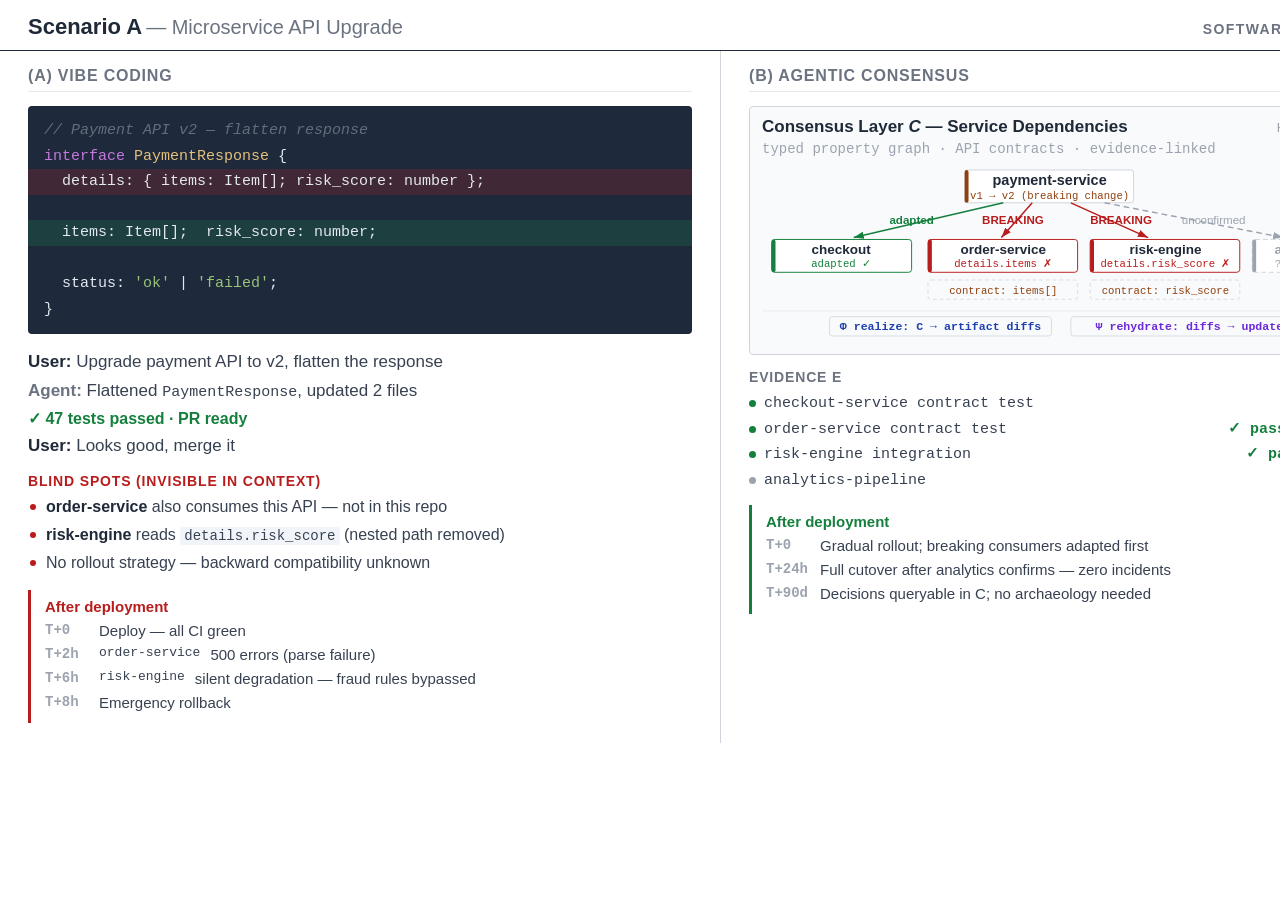
<file: consensus-paper-kdd-arxiv/figures/figure-a-microservice.html>
<!DOCTYPE html>
<html lang="en">
<head>
<meta charset="UTF-8">
<meta name="viewport" content="width=1440">
<title>Figure A — Microservice API Upgrade</title>
<style>
:root {
  --ink: #1f2937;
  --body: #374151;
  --secondary: #6b7280;
  --muted: #9ca3af;
  --rule: #d1d5db;
  --light-rule: #e5e7eb;
  --red: #b91c1c;
  --green: #15803d;
  --amber: #92400e;
  --blue: #1e40af;
  --purple: #6d28d9;
  --bg: #ffffff;
  --code-bg: #1e293b;
  --code-text: #e2e8f0;
  --light-bg: #f8fafc;
  --font-ui: 'Inter', 'Helvetica Neue', sans-serif;
  --font-mono: 'JetBrains Mono', 'Menlo', monospace;
}
* { margin:0; padding:0; box-sizing:border-box; }
body { width:1440px; margin:0 auto; background:var(--bg); font-family:var(--font-ui); color:var(--ink); -webkit-font-smoothing:antialiased; }

/* ── Top label ── */
.fig-label {
  padding:14px 28px 10px;
  display:flex; align-items:baseline; justify-content:space-between;
  border-bottom:1.5px solid var(--ink);
}
.fig-id { font-size:22px; font-weight:700; color:var(--ink); }
.fig-id em { font-style:normal; font-weight:400; color:var(--secondary); font-size:20px; margin-left:4px; }
.fig-domain { font-size:14px; text-transform:uppercase; letter-spacing:0.1em; color:var(--secondary); font-weight:600; }

/* ── Two-panel layout ── */
.panels { display:grid; grid-template-columns:1fr 1fr; }
.panel { padding:16px 28px 20px; }
.panel-right { border-left:1px solid var(--rule); }
.panel-title {
  font-size:16px; font-weight:700; color:var(--secondary);
  text-transform:uppercase; letter-spacing:0.05em;
  margin-bottom:14px;
  padding-bottom:6px;
  border-bottom:1px solid var(--light-rule);
}

/* ── Code ── */
.code {
  background:var(--code-bg); border-radius:4px;
  padding:12px 16px; margin-bottom:14px;
  font-family:var(--font-mono); font-size:15px; line-height:1.7;
  color:var(--code-text); white-space:pre-wrap;
}
.code .kw { color:#c678dd; } .code .ty { color:#e5c07b; }
.code .fn { color:#61afef; } .code .str { color:#98c379; }
.code .cm { color:#636c7c; font-style:italic; }
.code .del { background:rgba(220,38,38,0.18); display:block; margin:0 -16px; padding:0 16px; }
.code .add { background:rgba(34,197,94,0.14); display:block; margin:0 -16px; padding:0 16px; }

/* ── Chat summary ── */
.chat { margin-bottom:14px; }
.chat-line { font-size:17px; line-height:1.6; color:var(--body); margin-bottom:2px; }
.chat-line .rl { font-weight:700; color:var(--ink); }
.chat-line .rl-a { font-weight:600; color:var(--secondary); }
.chat-ok { font-size:16px; color:var(--green); font-weight:700; margin:4px 0; }

/* ── Blind spots ── */
.blind { margin-bottom:14px; }
.blind-hd { font-size:14px; font-weight:700; color:var(--red); text-transform:uppercase; letter-spacing:0.06em; margin-bottom:6px; }
.blind-item { font-size:16px; line-height:1.55; color:var(--body); padding-left:18px; position:relative; margin-bottom:3px; }
.blind-item::before { content:''; position:absolute; left:2px; top:9px; width:6px; height:6px; border-radius:50%; background:var(--red); }
.blind-item strong { font-weight:700; color:var(--ink); }
.blind-item code { font-family:var(--font-mono); font-size:14px; background:#f1f5f9; padding:1px 4px; border-radius:2px; }

/* ── Outcome ── */
.outcome { border-left:3px solid var(--rule); padding:8px 0 8px 14px; margin-top:10px; }
.out-fail { border-left-color:var(--red); }
.out-ok { border-left-color:var(--green); }
.out-hd { font-size:15px; font-weight:700; margin-bottom:4px; }
.out-hd-fail { color:var(--red); } .out-hd-ok { color:var(--green); }
.out-row { font-size:15px; line-height:1.6; color:var(--body); display:flex; gap:10px; }
.out-row .tm { font-family:var(--font-mono); font-weight:700; color:var(--muted); min-width:44px; flex-shrink:0; font-size:14px; }
.out-row code { font-family:var(--font-mono); font-size:13px; }

/* ── Graph box ── */
.graph-box {
  background:var(--light-bg); border:1px solid var(--rule); border-radius:4px;
  padding:10px 12px; margin-bottom:14px;
}
.graph-header { display:flex; justify-content:space-between; align-items:baseline; margin-bottom:4px; }
.graph-title { font-size:17px; font-weight:700; color:var(--ink); }
.graph-title em { font-style:italic; }
.graph-sub { font-size:14px; color:var(--muted); font-family:var(--font-mono); margin-bottom:8px; }
.entropy-tag {
  font-family:var(--font-mono); font-size:13px; color:var(--muted);
  display:flex; align-items:center; gap:6px;
}
.entropy-tag .bar { width:40px; height:4px; background:#e5e7eb; border-radius:2px; overflow:hidden; display:inline-block; }
.entropy-tag .fill { display:block; height:100%; border-radius:2px; }
.fill-med { width:55%; background:var(--amber); }
.lbl-med { font-weight:800; color:var(--amber); }

/* ── Evidence ── */
.evidence { margin-bottom:12px; }
.ev-hd { font-size:14px; font-weight:700; color:var(--secondary); text-transform:uppercase; letter-spacing:0.06em; margin-bottom:6px; }
.ev-row { display:flex; align-items:center; gap:8px; font-size:15px; font-family:var(--font-mono); color:var(--body); line-height:1.7; }
.ev-dot { width:7px; height:7px; border-radius:50%; flex-shrink:0; }
.ev-g { background:var(--green); } .ev-m { background:var(--muted); }
.ev-st { font-weight:700; margin-left:auto; white-space:nowrap; }
.ev-st-g { color:var(--green); } .ev-st-m { color:var(--muted); }
</style>
</head>
<body>

<div class="fig-label">
  <div class="fig-id">Scenario A<em>— Microservice API Upgrade</em></div>
  <div class="fig-domain">Software Engineering</div>
</div>

<div class="panels">

<!-- ════ LEFT ════ -->
<div class="panel">
  <div class="panel-title">(a) Vibe Coding</div>

  <div class="code"><span class="cm">// Payment API v2 — flatten response</span>
<span class="kw">interface</span> <span class="ty">PaymentResponse</span> {
<span class="del">  details: { items: Item[]; risk_score: number };</span>
<span class="add">  items: Item[];  risk_score: number;</span>
  status: <span class="str">'ok'</span> | <span class="str">'failed'</span>;
}</div>

  <div class="chat">
    <div class="chat-line"><span class="rl">User:</span> Upgrade payment API to v2, flatten the response</div>
    <div class="chat-line"><span class="rl-a">Agent:</span> Flattened <code style="font-family:var(--font-mono);font-size:15px;">PaymentResponse</code>, updated 2 files</div>
    <div class="chat-ok">&#10003; 47 tests passed · PR ready</div>
    <div class="chat-line"><span class="rl">User:</span> Looks good, merge it</div>
  </div>

  <div class="blind">
    <div class="blind-hd">Blind Spots (invisible in context)</div>
    <div class="blind-item"><strong>order-service</strong> also consumes this API — not in this repo</div>
    <div class="blind-item"><strong>risk-engine</strong> reads <code>details.risk_score</code> (nested path removed)</div>
    <div class="blind-item">No rollout strategy — backward compatibility unknown</div>
  </div>

  <div class="outcome out-fail">
    <div class="out-hd out-hd-fail">After deployment</div>
    <div class="out-row"><span class="tm">T+0</span> Deploy — all CI green</div>
    <div class="out-row"><span class="tm">T+2h</span> <code>order-service</code> 500 errors (parse failure)</div>
    <div class="out-row"><span class="tm">T+6h</span> <code>risk-engine</code> silent degradation — fraud rules bypassed</div>
    <div class="out-row"><span class="tm">T+8h</span> Emergency rollback</div>
  </div>
</div>

<!-- ════ RIGHT ════ -->
<div class="panel panel-right">
  <div class="panel-title">(b) Agentic Consensus</div>

  <div class="graph-box">
    <div class="graph-header">
      <div class="graph-title">Consensus Layer <em>C</em> — Service Dependencies</div>
      <div class="entropy-tag">H(C|I) <span class="bar"><span class="fill fill-med"></span></span> <span class="lbl-med">MED</span></div>
    </div>
    <div class="graph-sub">typed property graph · API contracts · evidence-linked</div>

    <svg width="100%" height="175" viewBox="0 0 660 175" fill="none">
      <defs>
        <marker id="ag" markerWidth="7" markerHeight="5" refX="7" refY="2.5" orient="auto"><path d="M0,0 L7,2.5 L0,5" fill="#15803d"/></marker>
        <marker id="ar" markerWidth="7" markerHeight="5" refX="7" refY="2.5" orient="auto"><path d="M0,0 L7,2.5 L0,5" fill="#b91c1c"/></marker>
        <marker id="am" markerWidth="7" markerHeight="5" refX="7" refY="2.5" orient="auto"><path d="M0,0 L7,2.5 L0,5" fill="#9ca3af"/></marker>
      </defs>

      <!-- payment-service -->
      <rect x="210" y="2" width="175" height="34" rx="3" fill="white" stroke="#d1d5db"/>
      <rect x="210" y="2" width="4" height="34" fill="#92400e" rx="2"/>
      <text x="298" y="18" text-anchor="middle" font-family="Inter, sans-serif" font-size="15" fill="#1f2937" font-weight="700">payment-service</text>
      <text x="298" y="32" text-anchor="middle" font-family="JetBrains Mono, monospace" font-size="11" fill="#92400e">v1 → v2 (breaking change)</text>

      <!-- edges -->
      <line x1="250" y1="36" x2="95" y2="72" stroke="#15803d" stroke-width="1.5" marker-end="url(#ag)"/>
      <line x1="280" y1="36" x2="248" y2="72" stroke="#b91c1c" stroke-width="1.5" marker-end="url(#ar)"/>
      <line x1="320" y1="36" x2="400" y2="72" stroke="#b91c1c" stroke-width="1.5" marker-end="url(#ar)"/>
      <line x1="355" y1="36" x2="540" y2="72" stroke="#9ca3af" stroke-width="1.5" stroke-dasharray="6,4" marker-end="url(#am)"/>

      <!-- edge labels -->
      <text x="155" y="58" text-anchor="middle" font-family="Inter, sans-serif" font-size="12" fill="#15803d" font-weight="600">adapted</text>
      <text x="260" y="58" text-anchor="middle" font-family="Inter, sans-serif" font-size="12" fill="#b91c1c" font-weight="700">BREAKING</text>
      <text x="372" y="58" text-anchor="middle" font-family="Inter, sans-serif" font-size="12" fill="#b91c1c" font-weight="700">BREAKING</text>
      <text x="468" y="58" text-anchor="middle" font-family="Inter, sans-serif" font-size="12" fill="#9ca3af">unconfirmed</text>

      <!-- checkout -->
      <rect x="10" y="74" width="145" height="34" rx="3" fill="white" stroke="#15803d"/>
      <rect x="10" y="74" width="4" height="34" fill="#15803d" rx="2"/>
      <text x="82" y="89" text-anchor="middle" font-family="Inter, sans-serif" font-size="14" fill="#1f2937" font-weight="600">checkout</text>
      <text x="82" y="103" text-anchor="middle" font-family="JetBrains Mono, monospace" font-size="11" fill="#15803d">adapted ✓</text>

      <!-- order -->
      <rect x="172" y="74" width="155" height="34" rx="3" fill="white" stroke="#b91c1c"/>
      <rect x="172" y="74" width="4" height="34" fill="#b91c1c" rx="2"/>
      <text x="250" y="89" text-anchor="middle" font-family="Inter, sans-serif" font-size="14" fill="#1f2937" font-weight="600">order-service</text>
      <text x="250" y="103" text-anchor="middle" font-family="JetBrains Mono, monospace" font-size="11" fill="#b91c1c">details.items ✗</text>

      <!-- risk -->
      <rect x="340" y="74" width="155" height="34" rx="3" fill="white" stroke="#b91c1c"/>
      <rect x="340" y="74" width="4" height="34" fill="#b91c1c" rx="2"/>
      <text x="418" y="89" text-anchor="middle" font-family="Inter, sans-serif" font-size="14" fill="#1f2937" font-weight="600">risk-engine</text>
      <text x="418" y="103" text-anchor="middle" font-family="JetBrains Mono, monospace" font-size="11" fill="#b91c1c">details.risk_score ✗</text>

      <!-- analytics -->
      <rect x="508" y="74" width="105" height="34" rx="3" fill="white" stroke="#d1d5db" stroke-dasharray="5,3"/>
      <rect x="508" y="74" width="4" height="34" fill="#9ca3af" rx="2"/>
      <text x="561" y="89" text-anchor="middle" font-family="Inter, sans-serif" font-size="14" fill="#9ca3af" font-weight="600">analytics</text>
      <text x="561" y="103" text-anchor="middle" font-family="JetBrains Mono, monospace" font-size="11" fill="#9ca3af">? pending</text>

      <!-- contract annotations -->
      <rect x="172" y="116" width="155" height="20" rx="3" fill="#f8fafc" stroke="#d1d5db" stroke-width="0.8" stroke-dasharray="4,3"/>
      <text x="250" y="130" text-anchor="middle" font-family="JetBrains Mono, monospace" font-size="11" fill="#92400e">contract: items[]</text>
      <rect x="340" y="116" width="155" height="20" rx="3" fill="#f8fafc" stroke="#d1d5db" stroke-width="0.8" stroke-dasharray="4,3"/>
      <text x="418" y="130" text-anchor="middle" font-family="JetBrains Mono, monospace" font-size="11" fill="#92400e">contract: risk_score</text>

      <!-- operators -->
      <line x1="0" y1="148" x2="660" y2="148" stroke="#e5e7eb" stroke-width="0.8"/>
      <rect x="70" y="154" width="230" height="20" rx="3" fill="#f8fafc" stroke="#d1d5db" stroke-width="0.8"/>
      <text x="185" y="168" text-anchor="middle" font-family="JetBrains Mono, monospace" font-size="12" fill="#1e40af" font-weight="700">Φ realize: C → artifact diffs</text>
      <rect x="320" y="154" width="260" height="20" rx="3" fill="#f8fafc" stroke="#d1d5db" stroke-width="0.8"/>
      <text x="450" y="168" text-anchor="middle" font-family="JetBrains Mono, monospace" font-size="12" fill="#6d28d9" font-weight="700">Ψ rehydrate: diffs → update C</text>
    </svg>
  </div>

  <div class="evidence">
    <div class="ev-hd">Evidence E</div>
    <div class="ev-row"><div class="ev-dot ev-g"></div> checkout-service contract test <span class="ev-st ev-st-g">✓ passed</span></div>
    <div class="ev-row"><div class="ev-dot ev-g"></div> order-service contract test <span class="ev-st ev-st-g">✓ passed (after fix)</span></div>
    <div class="ev-row"><div class="ev-dot ev-g"></div> risk-engine integration <span class="ev-st ev-st-g">✓ passed (mapping)</span></div>
    <div class="ev-row"><div class="ev-dot ev-m"></div> analytics-pipeline <span class="ev-st ev-st-m">○ pending</span></div>
  </div>

  <div class="outcome out-ok">
    <div class="out-hd out-hd-ok">After deployment</div>
    <div class="out-row"><span class="tm">T+0</span> Gradual rollout; breaking consumers adapted first</div>
    <div class="out-row"><span class="tm">T+24h</span> Full cutover after analytics confirms — zero incidents</div>
    <div class="out-row"><span class="tm">T+90d</span> Decisions queryable in C; no archaeology needed</div>
  </div>
</div>

</div><!-- /panels -->
</body>
</html>
</file>
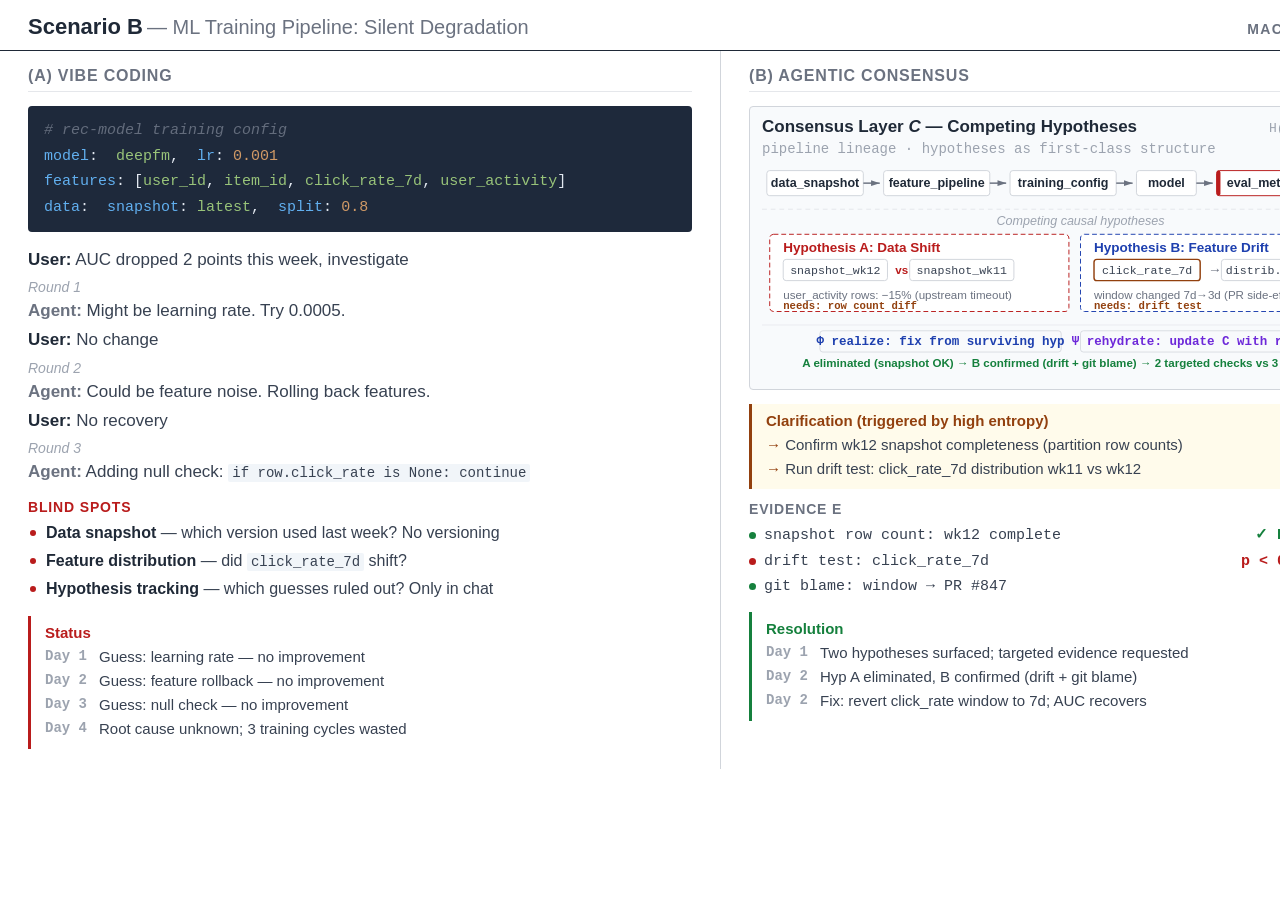
<file: consensus-paper-kdd-arxiv/figures/figure-b-ml-pipeline.html>
<!DOCTYPE html>
<html lang="en">
<head>
<meta charset="UTF-8">
<meta name="viewport" content="width=1440">
<title>Figure B — ML Training Pipeline</title>
<style>
:root {
  --ink: #1f2937; --body: #374151; --secondary: #6b7280; --muted: #9ca3af;
  --rule: #d1d5db; --light-rule: #e5e7eb;
  --red: #b91c1c; --green: #15803d; --amber: #92400e; --blue: #1e40af; --purple: #6d28d9;
  --bg: #ffffff; --code-bg: #1e293b; --code-text: #e2e8f0; --light-bg: #f8fafc;
  --font-ui: 'Inter', 'Helvetica Neue', sans-serif;
  --font-mono: 'JetBrains Mono', 'Menlo', monospace;
}
* { margin:0; padding:0; box-sizing:border-box; }
body { width:1440px; margin:0 auto; background:var(--bg); font-family:var(--font-ui); color:var(--ink); -webkit-font-smoothing:antialiased; }

.fig-label { padding:14px 28px 10px; display:flex; align-items:baseline; justify-content:space-between; border-bottom:1.5px solid var(--ink); }
.fig-id { font-size:22px; font-weight:700; } .fig-id em { font-style:normal; font-weight:400; color:var(--secondary); font-size:20px; margin-left:4px; }
.fig-domain { font-size:14px; text-transform:uppercase; letter-spacing:0.1em; color:var(--secondary); font-weight:600; }

.panels { display:grid; grid-template-columns:1fr 1fr; }
.panel { padding:16px 28px 20px; }
.panel-right { border-left:1px solid var(--rule); }
.panel-title { font-size:16px; font-weight:700; color:var(--secondary); text-transform:uppercase; letter-spacing:0.05em; margin-bottom:14px; padding-bottom:6px; border-bottom:1px solid var(--light-rule); }

.code { background:var(--code-bg); border-radius:4px; padding:12px 16px; margin-bottom:14px; font-family:var(--font-mono); font-size:15px; line-height:1.7; color:var(--code-text); white-space:pre-wrap; }
.code .kw { color:#c678dd; } .code .str { color:#98c379; } .code .fn { color:#61afef; } .code .num { color:#d19a66; } .code .cm { color:#636c7c; font-style:italic; }

.chat { margin-bottom:14px; }
.chat-line { font-size:17px; line-height:1.6; color:var(--body); margin-bottom:2px; }
.chat-line .rl { font-weight:700; color:var(--ink); } .chat-line .rl-a { font-weight:600; color:var(--secondary); }
.chat-line code { font-family:var(--font-mono); font-size:14px; background:#f1f5f9; padding:1px 4px; border-radius:2px; }
.chat-round { font-size:14px; color:var(--muted); font-style:italic; margin:6px 0 2px; }

.blind { margin-bottom:14px; }
.blind-hd { font-size:14px; font-weight:700; color:var(--red); text-transform:uppercase; letter-spacing:0.06em; margin-bottom:6px; }
.blind-item { font-size:16px; line-height:1.55; color:var(--body); padding-left:18px; position:relative; margin-bottom:3px; }
.blind-item::before { content:''; position:absolute; left:2px; top:9px; width:6px; height:6px; border-radius:50%; background:var(--red); }
.blind-item strong { font-weight:700; color:var(--ink); }
.blind-item code { font-family:var(--font-mono); font-size:14px; background:#f1f5f9; padding:1px 4px; border-radius:2px; }

.outcome { border-left:3px solid var(--rule); padding:8px 0 8px 14px; margin-top:10px; }
.out-fail { border-left-color:var(--red); } .out-ok { border-left-color:var(--green); }
.out-hd { font-size:15px; font-weight:700; margin-bottom:4px; }
.out-hd-fail { color:var(--red); } .out-hd-ok { color:var(--green); }
.out-row { font-size:15px; line-height:1.6; color:var(--body); display:flex; gap:10px; }
.out-row .tm { font-family:var(--font-mono); font-weight:700; color:var(--muted); min-width:44px; flex-shrink:0; font-size:14px; }

.graph-box { background:var(--light-bg); border:1px solid var(--rule); border-radius:4px; padding:10px 12px; margin-bottom:14px; }
.graph-header { display:flex; justify-content:space-between; align-items:baseline; margin-bottom:4px; }
.graph-title { font-size:17px; font-weight:700; } .graph-title em { font-style:italic; }
.graph-sub { font-size:14px; color:var(--muted); font-family:var(--font-mono); margin-bottom:8px; }
.entropy-tag { font-family:var(--font-mono); font-size:13px; color:var(--muted); display:flex; align-items:center; gap:6px; }
.entropy-tag .bar { width:40px; height:4px; background:#e5e7eb; border-radius:2px; overflow:hidden; display:inline-block; }
.entropy-tag .fill { display:block; height:100%; border-radius:2px; }
.fill-high { width:85%; background:var(--red); } .lbl-high { font-weight:800; color:var(--red); }

.callout { border-left:3px solid var(--amber); padding:8px 14px; margin-bottom:12px; background:#fffbeb; border-radius:0 4px 4px 0; }
.callout-hd { font-size:15px; font-weight:700; color:var(--amber); margin-bottom:4px; }
.callout-item { font-size:15px; color:var(--body); line-height:1.6; }
.callout-item::before { content:"→ "; color:var(--amber); font-weight:700; }

.evidence { margin-bottom:12px; }
.ev-hd { font-size:14px; font-weight:700; color:var(--secondary); text-transform:uppercase; letter-spacing:0.06em; margin-bottom:6px; }
.ev-row { display:flex; align-items:center; gap:8px; font-size:15px; font-family:var(--font-mono); color:var(--body); line-height:1.7; }
.ev-dot { width:7px; height:7px; border-radius:50%; flex-shrink:0; }
.ev-g { background:var(--green); } .ev-r { background:var(--red); }
.ev-st { font-weight:700; margin-left:auto; white-space:nowrap; }
.ev-st-g { color:var(--green); } .ev-st-r { color:var(--red); }
</style>
</head>
<body>

<div class="fig-label">
  <div class="fig-id">Scenario B<em>— ML Training Pipeline: Silent Degradation</em></div>
  <div class="fig-domain">Machine Learning</div>
</div>

<div class="panels">

<!-- ════ LEFT ════ -->
<div class="panel">
  <div class="panel-title">(a) Vibe Coding</div>

  <div class="code"><span class="cm"># rec-model training config</span>
<span class="fn">model</span>:  <span class="str">deepfm</span>,  <span class="fn">lr</span>: <span class="num">0.001</span>
<span class="fn">features</span>: [<span class="str">user_id</span>, <span class="str">item_id</span>, <span class="str">click_rate_7d</span>, <span class="str">user_activity</span>]
<span class="fn">data</span>:  <span class="fn">snapshot</span>: <span class="str">latest</span>,  <span class="fn">split</span>: <span class="num">0.8</span></div>

  <div class="chat">
    <div class="chat-line"><span class="rl">User:</span> AUC dropped 2 points this week, investigate</div>
    <div class="chat-round">Round 1</div>
    <div class="chat-line"><span class="rl-a">Agent:</span> Might be learning rate. Try 0.0005.</div>
    <div class="chat-line"><span class="rl">User:</span> No change</div>
    <div class="chat-round">Round 2</div>
    <div class="chat-line"><span class="rl-a">Agent:</span> Could be feature noise. Rolling back features.</div>
    <div class="chat-line"><span class="rl">User:</span> No recovery</div>
    <div class="chat-round">Round 3</div>
    <div class="chat-line"><span class="rl-a">Agent:</span> Adding null check: <code>if row.click_rate is None: continue</code></div>
  </div>

  <div class="blind">
    <div class="blind-hd">Blind Spots</div>
    <div class="blind-item"><strong>Data snapshot</strong> — which version used last week? No versioning</div>
    <div class="blind-item"><strong>Feature distribution</strong> — did <code>click_rate_7d</code> shift?</div>
    <div class="blind-item"><strong>Hypothesis tracking</strong> — which guesses ruled out? Only in chat</div>
  </div>

  <div class="outcome out-fail">
    <div class="out-hd out-hd-fail">Status</div>
    <div class="out-row"><span class="tm">Day 1</span> Guess: learning rate — no improvement</div>
    <div class="out-row"><span class="tm">Day 2</span> Guess: feature rollback — no improvement</div>
    <div class="out-row"><span class="tm">Day 3</span> Guess: null check — no improvement</div>
    <div class="out-row"><span class="tm">Day 4</span> Root cause unknown; 3 training cycles wasted</div>
  </div>
</div>

<!-- ════ RIGHT ════ -->
<div class="panel panel-right">
  <div class="panel-title">(b) Agentic Consensus</div>

  <div class="graph-box">
    <div class="graph-header">
      <div class="graph-title">Consensus Layer <em>C</em> — Competing Hypotheses</div>
      <div class="entropy-tag">H(C|I) <span class="bar"><span class="fill fill-high"></span></span> <span class="lbl-high">HIGH</span></div>
    </div>
    <div class="graph-sub">pipeline lineage · hypotheses as first-class structure</div>

    <svg width="100%" height="210" viewBox="0 0 660 210" fill="none">
      <defs>
        <marker id="a" markerWidth="6" markerHeight="4" refX="6" refY="2" orient="auto"><path d="M0,0 L6,2 L0,4" fill="#6b7280"/></marker>
      </defs>

      <!-- Pipeline lineage (shifted left to avoid right-edge clipping) -->
      <rect x="5" y="2" width="100" height="26" rx="3" fill="white" stroke="#d1d5db"/>
      <text x="55" y="19" text-anchor="middle" font-family="Inter, sans-serif" font-size="13" fill="#1f2937" font-weight="600">data_snapshot</text>
      <line x1="105" y1="15" x2="122" y2="15" stroke="#6b7280" stroke-width="1.5" marker-end="url(#a)"/>

      <rect x="126" y="2" width="110" height="26" rx="3" fill="white" stroke="#d1d5db"/>
      <text x="181" y="19" text-anchor="middle" font-family="Inter, sans-serif" font-size="13" fill="#1f2937" font-weight="600">feature_pipeline</text>
      <line x1="236" y1="15" x2="253" y2="15" stroke="#6b7280" stroke-width="1.5" marker-end="url(#a)"/>

      <rect x="257" y="2" width="110" height="26" rx="3" fill="white" stroke="#d1d5db"/>
      <text x="312" y="19" text-anchor="middle" font-family="Inter, sans-serif" font-size="13" fill="#1f2937" font-weight="600">training_config</text>
      <line x1="367" y1="15" x2="384" y2="15" stroke="#6b7280" stroke-width="1.5" marker-end="url(#a)"/>

      <rect x="388" y="2" width="62" height="26" rx="3" fill="white" stroke="#d1d5db"/>
      <text x="419" y="19" text-anchor="middle" font-family="Inter, sans-serif" font-size="13" fill="#1f2937" font-weight="600">model</text>
      <line x1="450" y1="15" x2="467" y2="15" stroke="#6b7280" stroke-width="1.5" marker-end="url(#a)"/>

      <rect x="471" y="2" width="100" height="26" rx="3" fill="white" stroke="#b91c1c"/>
      <rect x="471" y="2" width="4" height="26" fill="#b91c1c" rx="2"/>
      <text x="521" y="19" text-anchor="middle" font-family="Inter, sans-serif" font-size="13" fill="#1f2937" font-weight="600">eval_metrics</text>
      <text x="590" y="19" font-family="JetBrains Mono, monospace" font-size="12" fill="#b91c1c" font-weight="700">↓ 2pts</text>

      <!-- Separator -->
      <line x1="0" y1="42" x2="660" y2="42" stroke="#e5e7eb" stroke-width="1" stroke-dasharray="5,4"/>
      <text x="330" y="58" text-anchor="middle" font-family="Inter, sans-serif" font-size="13" fill="#9ca3af" font-style="italic">Competing causal hypotheses</text>

      <!-- Hyp A -->
      <rect x="8" y="68" width="310" height="80" rx="4" fill="white" stroke="#b91c1c" stroke-width="1" stroke-dasharray="5,3"/>
      <text x="22" y="86" font-family="Inter, sans-serif" font-size="14" fill="#b91c1c" font-weight="700">Hypothesis A: Data Shift</text>
      <rect x="22" y="94" width="108" height="22" rx="3" fill="white" stroke="#d1d5db"/>
      <text x="76" y="109" text-anchor="middle" font-family="JetBrains Mono, monospace" font-size="12" fill="#374151">snapshot_wk12</text>
      <text x="138" y="109" font-family="Inter, sans-serif" font-size="12" fill="#b91c1c" font-weight="600">vs</text>
      <rect x="153" y="94" width="108" height="22" rx="3" fill="white" stroke="#d1d5db"/>
      <text x="207" y="109" text-anchor="middle" font-family="JetBrains Mono, monospace" font-size="12" fill="#374151">snapshot_wk11</text>
      <text x="22" y="135" font-family="Inter, sans-serif" font-size="12" fill="#6b7280">user_activity rows: −15% (upstream timeout)</text>
      <text x="22" y="145" font-family="JetBrains Mono, monospace" font-size="11" fill="#92400e" font-weight="700">needs: row count diff</text>

      <!-- Hyp B -->
      <rect x="330" y="68" width="320" height="80" rx="4" fill="white" stroke="#1e40af" stroke-width="1" stroke-dasharray="5,3"/>
      <text x="344" y="86" font-family="Inter, sans-serif" font-size="14" fill="#1e40af" font-weight="700">Hypothesis B: Feature Drift</text>
      <rect x="344" y="94" width="110" height="22" rx="3" fill="white" stroke="#92400e" stroke-width="1.5"/>
      <text x="399" y="109" text-anchor="middle" font-family="JetBrains Mono, monospace" font-size="12" fill="#374151">click_rate_7d</text>
      <text x="462" y="109" font-family="Inter, sans-serif" font-size="14" fill="#6b7280">→</text>
      <rect x="476" y="94" width="110" height="22" rx="3" fill="white" stroke="#d1d5db"/>
      <text x="531" y="109" text-anchor="middle" font-family="JetBrains Mono, monospace" font-size="12" fill="#374151">distrib. shift</text>
      <text x="344" y="135" font-family="Inter, sans-serif" font-size="12" fill="#6b7280">window changed 7d→3d (PR side-effect)</text>
      <text x="344" y="145" font-family="JetBrains Mono, monospace" font-size="11" fill="#92400e" font-weight="700">needs: drift test</text>

      <!-- Operators -->
      <line x1="0" y1="162" x2="660" y2="162" stroke="#e5e7eb" stroke-width="0.8"/>
      <rect x="60" y="168" width="250" height="22" rx="3" fill="#f8fafc" stroke="#d1d5db" stroke-width="0.8"/>
      <text x="185" y="183" text-anchor="middle" font-family="JetBrains Mono, monospace" font-size="13" fill="#1e40af" font-weight="700">Φ realize: fix from surviving hyp</text>
      <rect x="330" y="168" width="270" height="22" rx="3" fill="#f8fafc" stroke="#d1d5db" stroke-width="0.8"/>
      <text x="465" y="183" text-anchor="middle" font-family="JetBrains Mono, monospace" font-size="13" fill="#6d28d9" font-weight="700">Ψ rehydrate: update C with root cause</text>

      <text x="330" y="205" text-anchor="middle" font-family="Inter, sans-serif" font-size="12" fill="#15803d" font-weight="600">A eliminated (snapshot OK) → B confirmed (drift + git blame) → 2 targeted checks vs 3 blind guesses</text>
    </svg>
  </div>

  <div class="callout">
    <div class="callout-hd">Clarification (triggered by high entropy)</div>
    <div class="callout-item">Confirm wk12 snapshot completeness (partition row counts)</div>
    <div class="callout-item">Run drift test: click_rate_7d distribution wk11 vs wk12</div>
  </div>

  <div class="evidence">
    <div class="ev-hd">Evidence E</div>
    <div class="ev-row"><div class="ev-dot ev-g"></div> snapshot row count: wk12 complete <span class="ev-st ev-st-g">✓ Hyp A ruled out</span></div>
    <div class="ev-row"><div class="ev-dot ev-r"></div> drift test: click_rate_7d <span class="ev-st ev-st-r">p &lt; 0.001 — SHIFTED</span></div>
    <div class="ev-row"><div class="ev-dot ev-g"></div> git blame: window → PR #847 <span class="ev-st ev-st-g">✓ root cause</span></div>
  </div>

  <div class="outcome out-ok">
    <div class="out-hd out-hd-ok">Resolution</div>
    <div class="out-row"><span class="tm">Day 1</span> Two hypotheses surfaced; targeted evidence requested</div>
    <div class="out-row"><span class="tm">Day 2</span> Hyp A eliminated, B confirmed (drift + git blame)</div>
    <div class="out-row"><span class="tm">Day 2</span> Fix: revert click_rate window to 7d; AUC recovers</div>
  </div>
</div>

</div>
</body>
</html>
</file>
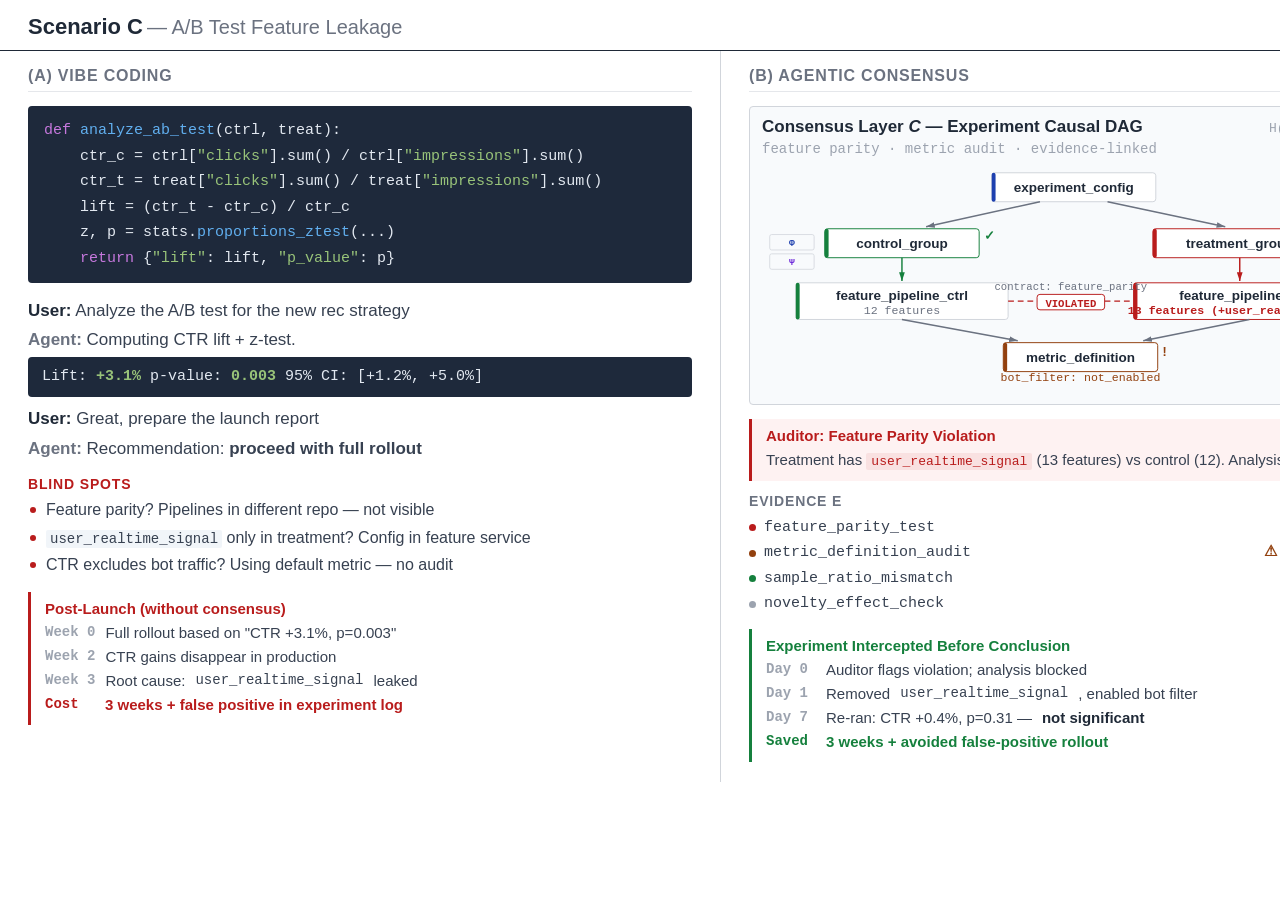
<file: consensus-paper-kdd-arxiv/figures/figure-c-ab-experiment.html>
<!DOCTYPE html>
<html lang="en">
<head>
<meta charset="UTF-8">
<meta name="viewport" content="width=1440">
<title>Figure C — A/B Test Feature Leakage</title>
<style>
:root {
  --ink: #1f2937; --body: #374151; --secondary: #6b7280; --muted: #9ca3af;
  --rule: #d1d5db; --light-rule: #e5e7eb;
  --red: #b91c1c; --green: #15803d; --amber: #92400e; --blue: #1e40af; --purple: #6d28d9;
  --bg: #ffffff; --code-bg: #1e293b; --code-text: #e2e8f0; --light-bg: #f8fafc;
  --font-ui: 'Inter', 'Helvetica Neue', sans-serif;
  --font-mono: 'JetBrains Mono', 'Menlo', monospace;
}
* { margin:0; padding:0; box-sizing:border-box; }
body { width:1440px; margin:0 auto; background:var(--bg); font-family:var(--font-ui); color:var(--ink); -webkit-font-smoothing:antialiased; }

.fig-label { padding:14px 28px 10px; display:flex; align-items:baseline; justify-content:space-between; border-bottom:1.5px solid var(--ink); }
.fig-id { font-size:22px; font-weight:700; } .fig-id em { font-style:normal; font-weight:400; color:var(--secondary); font-size:20px; margin-left:4px; }
.fig-domain { font-size:14px; text-transform:uppercase; letter-spacing:0.1em; color:var(--secondary); font-weight:600; }

.panels { display:grid; grid-template-columns:1fr 1fr; }
.panel { padding:16px 28px 20px; }
.panel-right { border-left:1px solid var(--rule); }
.panel-title { font-size:16px; font-weight:700; color:var(--secondary); text-transform:uppercase; letter-spacing:0.05em; margin-bottom:14px; padding-bottom:6px; border-bottom:1px solid var(--light-rule); }

.code { background:var(--code-bg); border-radius:4px; padding:12px 16px; margin-bottom:14px; font-family:var(--font-mono); font-size:15px; line-height:1.7; color:var(--code-text); white-space:pre-wrap; }
.code .kw { color:#c678dd; } .code .str { color:#98c379; } .code .fn { color:#61afef; } .code .num { color:#d19a66; } .code .cm { color:#636c7c; font-style:italic; }

.chat { margin-bottom:14px; }
.chat-line { font-size:17px; line-height:1.6; color:var(--body); margin-bottom:2px; }
.chat-line .rl { font-weight:700; color:var(--ink); } .chat-line .rl-a { font-weight:600; color:var(--secondary); }
.chat-result { font-family:var(--font-mono); font-size:15px; color:var(--code-text); background:var(--code-bg); padding:8px 14px; border-radius:4px; margin:4px 0 8px; line-height:1.6; }
.chat-result .hl { color:#98c379; font-weight:700; }

.blind { margin-bottom:14px; }
.blind-hd { font-size:14px; font-weight:700; color:var(--red); text-transform:uppercase; letter-spacing:0.06em; margin-bottom:6px; }
.blind-item { font-size:16px; line-height:1.55; color:var(--body); padding-left:18px; position:relative; margin-bottom:3px; }
.blind-item::before { content:''; position:absolute; left:2px; top:9px; width:6px; height:6px; border-radius:50%; background:var(--red); }
.blind-item code { font-family:var(--font-mono); font-size:14px; background:#f1f5f9; padding:1px 4px; border-radius:2px; }

.outcome { border-left:3px solid var(--rule); padding:8px 0 8px 14px; margin-top:10px; }
.out-fail { border-left-color:var(--red); } .out-ok { border-left-color:var(--green); }
.out-hd { font-size:15px; font-weight:700; margin-bottom:4px; }
.out-hd-fail { color:var(--red); } .out-hd-ok { color:var(--green); }
.out-row { font-size:15px; line-height:1.6; color:var(--body); display:flex; gap:10px; }
.out-row .tm { font-family:var(--font-mono); font-weight:700; color:var(--muted); min-width:50px; flex-shrink:0; font-size:14px; }
.out-row strong { color:var(--ink); }

.graph-box { background:var(--light-bg); border:1px solid var(--rule); border-radius:4px; padding:10px 12px; margin-bottom:14px; }
.graph-header { display:flex; justify-content:space-between; align-items:baseline; margin-bottom:4px; }
.graph-title { font-size:17px; font-weight:700; } .graph-title em { font-style:italic; }
.graph-sub { font-size:14px; color:var(--muted); font-family:var(--font-mono); margin-bottom:8px; }
.entropy-tag { font-family:var(--font-mono); font-size:13px; color:var(--muted); display:flex; align-items:center; gap:6px; }
.entropy-tag .bar { width:40px; height:4px; background:#e5e7eb; border-radius:2px; overflow:hidden; display:inline-block; }
.entropy-tag .fill { display:block; height:100%; border-radius:2px; }
.fill-high { width:85%; background:var(--red); } .lbl-high { font-weight:800; color:var(--red); }

.alert { border-left:3px solid var(--red); padding:8px 14px; margin-bottom:12px; background:#fef2f2; border-radius:0 4px 4px 0; }
.alert-hd { font-size:15px; font-weight:700; color:var(--red); margin-bottom:4px; }
.alert-text { font-size:15px; color:var(--body); line-height:1.6; }
.alert-text code { font-family:var(--font-mono); font-size:13px; background:rgba(185,28,28,0.08); padding:1px 5px; border-radius:2px; color:var(--red); }

.evidence { margin-bottom:12px; }
.ev-hd { font-size:14px; font-weight:700; color:var(--secondary); text-transform:uppercase; letter-spacing:0.06em; margin-bottom:6px; }
.ev-row { display:flex; align-items:center; gap:8px; font-size:15px; font-family:var(--font-mono); color:var(--body); line-height:1.7; }
.ev-dot { width:7px; height:7px; border-radius:50%; flex-shrink:0; }
.ev-g { background:var(--green); } .ev-r { background:var(--red); } .ev-a { background:var(--amber); } .ev-m { background:var(--muted); }
.ev-st { font-weight:700; margin-left:auto; white-space:nowrap; }
.ev-st-g { color:var(--green); } .ev-st-r { color:var(--red); } .ev-st-a { color:var(--amber); } .ev-st-m { color:var(--muted); }

.resolution { border-left:3px solid var(--green); padding:8px 14px; margin-bottom:12px; background:#f0fdf4; border-radius:0 4px 4px 0; }
.res-hd { font-size:15px; font-weight:700; color:var(--green); margin-bottom:4px; }
.res-text { font-size:15px; color:var(--body); line-height:1.6; }
.res-text code { font-family:var(--font-mono); font-size:13px; }
.res-text strong { color:var(--ink); }
.res-entropy { font-size:13px; color:var(--muted); font-family:var(--font-mono); margin-top:4px; }
</style>
</head>
<body>

<div class="fig-label">
  <div class="fig-id">Scenario C<em>— A/B Test Feature Leakage</em></div>
  <div class="fig-domain">Data Science</div>
</div>

<div class="panels">

<!-- ════ LEFT ════ -->
<div class="panel">
  <div class="panel-title">(a) Vibe Coding</div>

  <div class="code"><span class="kw">def</span> <span class="fn">analyze_ab_test</span>(ctrl, treat):
    ctr_c = ctrl[<span class="str">"clicks"</span>].sum() / ctrl[<span class="str">"impressions"</span>].sum()
    ctr_t = treat[<span class="str">"clicks"</span>].sum() / treat[<span class="str">"impressions"</span>].sum()
    lift = (ctr_t - ctr_c) / ctr_c
    z, p = stats.<span class="fn">proportions_ztest</span>(...)
    <span class="kw">return</span> {<span class="str">"lift"</span>: lift, <span class="str">"p_value"</span>: p}</div>

  <div class="chat">
    <div class="chat-line"><span class="rl">User:</span> Analyze the A/B test for the new rec strategy</div>
    <div class="chat-line"><span class="rl-a">Agent:</span> Computing CTR lift + z-test.</div>
    <div class="chat-result">Lift: <span class="hl">+3.1%</span>   p-value: <span class="hl">0.003</span>   95% CI: [+1.2%, +5.0%]</div>
    <div class="chat-line"><span class="rl">User:</span> Great, prepare the launch report</div>
    <div class="chat-line"><span class="rl-a">Agent:</span> Recommendation: <strong>proceed with full rollout</strong></div>
  </div>

  <div class="blind">
    <div class="blind-hd">Blind Spots</div>
    <div class="blind-item">Feature parity? Pipelines in different repo — not visible</div>
    <div class="blind-item"><code>user_realtime_signal</code> only in treatment? Config in feature service</div>
    <div class="blind-item">CTR excludes bot traffic? Using default metric — no audit</div>
  </div>

  <div class="outcome out-fail">
    <div class="out-hd out-hd-fail">Post-Launch (without consensus)</div>
    <div class="out-row"><span class="tm">Week 0</span> Full rollout based on "CTR +3.1%, p=0.003"</div>
    <div class="out-row"><span class="tm">Week 2</span> CTR gains disappear in production</div>
    <div class="out-row"><span class="tm">Week 3</span> Root cause: <code style="font-family:var(--font-mono);font-size:14px;">user_realtime_signal</code> leaked</div>
    <div class="out-row"><span class="tm" style="color:var(--red);">Cost</span> <span style="color:var(--red);font-weight:700;">3 weeks + false positive in experiment log</span></div>
  </div>
</div>

<!-- ════ RIGHT ════ -->
<div class="panel panel-right">
  <div class="panel-title">(b) Agentic Consensus</div>

  <div class="graph-box">
    <div class="graph-header">
      <div class="graph-title">Consensus Layer <em>C</em> — Experiment Causal DAG</div>
      <div class="entropy-tag">H(C|I) <span class="bar"><span class="fill fill-high"></span></span> <span class="lbl-high">HIGH</span></div>
    </div>
    <div class="graph-sub">feature parity · metric audit · evidence-linked</div>

    <svg width="100%" height="225" viewBox="0 0 660 225" fill="none">
      <defs>
        <marker id="a" markerWidth="6" markerHeight="4" refX="6" refY="2" orient="auto"><path d="M0,0 L6,2 L0,4" fill="#6b7280"/></marker>
        <marker id="ar" markerWidth="6" markerHeight="4" refX="6" refY="2" orient="auto"><path d="M0,0 L6,2 L0,4" fill="#b91c1c"/></marker>
        <marker id="ag" markerWidth="6" markerHeight="4" refX="6" refY="2" orient="auto"><path d="M0,0 L6,2 L0,4" fill="#15803d"/></marker>
      </defs>

      <!-- experiment_config -->
      <rect x="238" y="4" width="170" height="30" rx="3" fill="white" stroke="#d1d5db"/>
      <rect x="238" y="4" width="4" height="30" fill="#1e40af" rx="2"/>
      <text x="323" y="24" text-anchor="middle" font-family="Inter, sans-serif" font-size="14" fill="#1f2937" font-weight="700">experiment_config</text>

      <!-- arrows to groups -->
      <line x1="288" y1="34" x2="170" y2="60" stroke="#6b7280" stroke-width="1.5" marker-end="url(#a)"/>
      <line x1="358" y1="34" x2="480" y2="60" stroke="#6b7280" stroke-width="1.5" marker-end="url(#a)"/>

      <!-- control_group -->
      <rect x="65" y="62" width="160" height="30" rx="3" fill="white" stroke="#15803d"/>
      <rect x="65" y="62" width="4" height="30" fill="#15803d" rx="2"/>
      <text x="145" y="82" text-anchor="middle" font-family="Inter, sans-serif" font-size="14" fill="#1f2937" font-weight="600">control_group</text>
      <text x="230" y="74" font-family="Inter, sans-serif" font-size="13" fill="#15803d" font-weight="700">✓</text>

      <!-- treatment_group -->
      <rect x="405" y="62" width="180" height="30" rx="3" fill="white" stroke="#b91c1c"/>
      <rect x="405" y="62" width="4" height="30" fill="#b91c1c" rx="2"/>
      <text x="495" y="82" text-anchor="middle" font-family="Inter, sans-serif" font-size="14" fill="#1f2937" font-weight="600">treatment_group</text>
      <text x="590" y="74" font-family="Inter, sans-serif" font-size="13" fill="#b91c1c" font-weight="700">✗</text>

      <!-- arrows to pipelines -->
      <line x1="145" y1="92" x2="145" y2="116" stroke="#15803d" stroke-width="1.5" marker-end="url(#ag)"/>
      <line x1="495" y1="92" x2="495" y2="116" stroke="#b91c1c" stroke-width="1.5" marker-end="url(#ar)"/>

      <!-- feature_pipeline_ctrl -->
      <rect x="35" y="118" width="220" height="38" rx="3" fill="white" stroke="#d1d5db"/>
      <rect x="35" y="118" width="4" height="38" fill="#15803d" rx="2"/>
      <text x="145" y="136" text-anchor="middle" font-family="Inter, sans-serif" font-size="14" fill="#1f2937" font-weight="600">feature_pipeline_ctrl</text>
      <text x="145" y="150" text-anchor="middle" font-family="JetBrains Mono, monospace" font-size="12" fill="#6b7280">12 features</text>

      <!-- feature_pipeline_treat -->
      <rect x="385" y="118" width="240" height="38" rx="3" fill="white" stroke="#b91c1c"/>
      <rect x="385" y="118" width="4" height="38" fill="#b91c1c" rx="2"/>
      <text x="505" y="136" text-anchor="middle" font-family="Inter, sans-serif" font-size="14" fill="#1f2937" font-weight="600">feature_pipeline_treat</text>
      <text x="505" y="150" text-anchor="middle" font-family="JetBrains Mono, monospace" font-size="12" fill="#b91c1c" font-weight="700">13 features (+user_realtime_signal)</text>

      <!-- Contract violation -->
      <line x1="255" y1="137" x2="385" y2="137" stroke="#b91c1c" stroke-width="1.5" stroke-dasharray="6,4"/>
      <text x="320" y="125" text-anchor="middle" font-family="JetBrains Mono, monospace" font-size="11" fill="#6b7280">contract: feature_parity</text>
      <rect x="285" y="130" width="70" height="16" rx="3" fill="white" stroke="#b91c1c" stroke-width="1"/>
      <text x="320" y="143" text-anchor="middle" font-family="JetBrains Mono, monospace" font-size="11" fill="#b91c1c" font-weight="700">VIOLATED</text>

      <!-- arrows to metric -->
      <line x1="145" y1="156" x2="265" y2="178" stroke="#6b7280" stroke-width="1.5" marker-end="url(#a)"/>
      <line x1="505" y1="156" x2="395" y2="178" stroke="#6b7280" stroke-width="1.5" marker-end="url(#a)"/>

      <!-- metric_definition -->
      <rect x="250" y="180" width="160" height="30" rx="3" fill="white" stroke="#92400e"/>
      <rect x="250" y="180" width="4" height="30" fill="#92400e" rx="2"/>
      <text x="330" y="200" text-anchor="middle" font-family="Inter, sans-serif" font-size="14" fill="#1f2937" font-weight="600">metric_definition</text>
      <text x="415" y="194" font-family="Inter, sans-serif" font-size="13" fill="#92400e" font-weight="700">!</text>
      <text x="330" y="220" text-anchor="middle" font-family="JetBrains Mono, monospace" font-size="12" fill="#92400e">bot_filter: not_enabled</text>

      <!-- Operator labels -->
      <rect x="8" y="68" width="46" height="16" rx="2" fill="#f8fafc" stroke="#d1d5db" stroke-width="0.8"/>
      <text x="31" y="80" text-anchor="middle" font-family="JetBrains Mono, monospace" font-size="10" fill="#1e40af" font-weight="700">Φ</text>
      <rect x="8" y="88" width="46" height="16" rx="2" fill="#f8fafc" stroke="#d1d5db" stroke-width="0.8"/>
      <text x="31" y="100" text-anchor="middle" font-family="JetBrains Mono, monospace" font-size="10" fill="#6d28d9" font-weight="700">Ψ</text>
    </svg>
  </div>

  <div class="alert">
    <div class="alert-hd">Auditor: Feature Parity Violation</div>
    <div class="alert-text">Treatment has <code>user_realtime_signal</code> (13 features) vs control (12). Analysis <strong>blocked</strong>.</div>
  </div>

  <div class="evidence">
    <div class="ev-hd">Evidence E</div>
    <div class="ev-row"><div class="ev-dot ev-r"></div> feature_parity_test <span class="ev-st ev-st-r">FAILED ✗</span></div>
    <div class="ev-row"><div class="ev-dot ev-a"></div> metric_definition_audit <span class="ev-st ev-st-a">⚠ bot filter off</span></div>
    <div class="ev-row"><div class="ev-dot ev-g"></div> sample_ratio_mismatch <span class="ev-st ev-st-g">✓ passed</span></div>
    <div class="ev-row"><div class="ev-dot ev-m"></div> novelty_effect_check <span class="ev-st ev-st-m">○ pending</span></div>
  </div>

  <div class="outcome out-ok">
    <div class="out-hd out-hd-ok">Experiment Intercepted Before Conclusion</div>
    <div class="out-row"><span class="tm">Day 0</span> Auditor flags violation; analysis blocked</div>
    <div class="out-row"><span class="tm">Day 1</span> Removed <code style="font-family:var(--font-mono);font-size:14px;">user_realtime_signal</code>, enabled bot filter</div>
    <div class="out-row"><span class="tm">Day 7</span> Re-ran: CTR +0.4%, p=0.31 — <strong>not significant</strong></div>
    <div class="out-row"><span class="tm" style="color:var(--green);">Saved</span> <span style="color:var(--green);font-weight:700;">3 weeks + avoided false-positive rollout</span></div>
  </div>
</div>

</div>
</body>
</html>
</file>
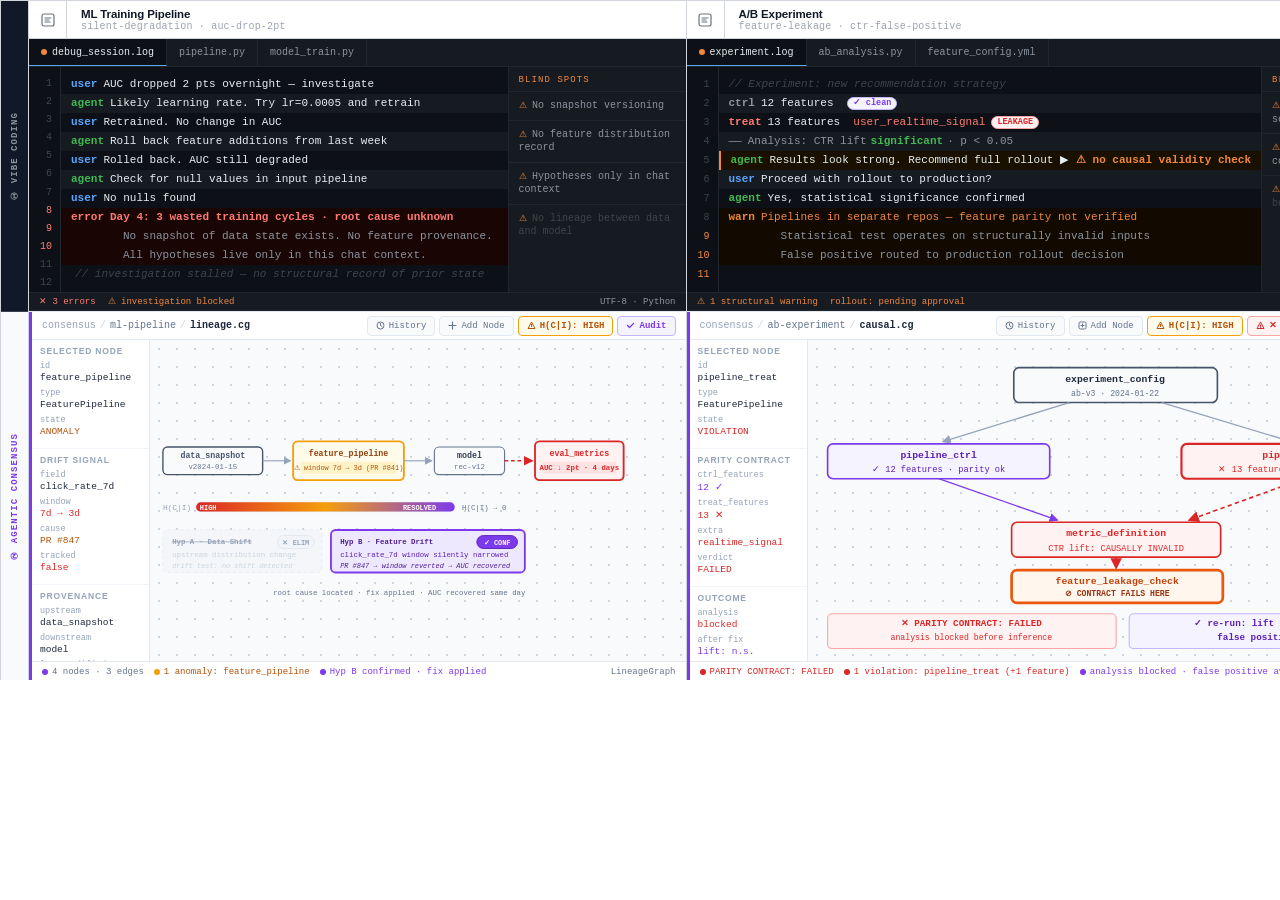
<file: consensus-paper-kdd-arxiv/figures/figure-cases.html>
<!DOCTYPE html>
<html lang="en">
<head>
<meta charset="UTF-8">
<meta name="viewport" content="width=1440">
<title>Figure: Case Studies</title>
<style>
*, *::before, *::after { box-sizing: border-box; margin: 0; padding: 0; }

html, body {
  width: 1440px;
  height: 680px;
  overflow: hidden;
  background: #ffffff;
  font-family: -apple-system, 'SF Pro Text', 'Helvetica Neue', sans-serif;
}

/* ─── Root Layout ─── */
.root {
  display: grid;
  grid-template-columns: 28px 1fr 1fr;
  width: 1440px;
  height: 680px;
  border: 1px solid #d1d5db;
}

/* ─── Left label column ─── */
.label-col {
  display: flex;
  flex-direction: column;
  border-right: 1px solid #d1d5db;
}
.label-cell {
  display: flex;
  align-items: center;
  justify-content: center;
}
.label-cell-vibe {
  height: 311px;
  background: #111827;
  border-bottom: 1px solid #374151;
}
.label-cell-consensus {
  height: 369px;
  background: #f8fafc;
}
.label-text {
  font-size: 9px;
  font-weight: 700;
  letter-spacing: 0.12em;
  text-transform: uppercase;
  white-space: nowrap;
  writing-mode: vertical-rl;
  transform: rotate(180deg);
  font-family: 'SF Mono', 'Menlo', 'Courier New', monospace;
}
.label-text-vibe { color: #8b949e; }
.label-text-consensus { color: #7c3aed; }

/* ─── Column divider ─── */
.col-l { border-right: 1px solid #d1d5db; }

/* ─── Column header (case title bar) ─── */
.case-header {
  display: flex;
  align-items: stretch;
  height: 38px;
  border-bottom: 1px solid #d1d5db;
}
.case-header-icon {
  width: 38px;
  display: flex;
  align-items: center;
  justify-content: center;
  border-right: 1px solid #d1d5db;
  font-size: 13px;
  color: #6b7280;
  flex-shrink: 0;
}
.case-header-text {
  display: flex;
  flex-direction: column;
  justify-content: center;
  padding: 0 14px;
  gap: 1px;
}
.case-title {
  font-size: 11.5px;
  font-weight: 600;
  letter-spacing: -0.01em;
  color: #111827;
  font-family: -apple-system, 'SF Pro Text', 'Helvetica Neue', sans-serif;
}
.case-sub {
  font-size: 10px;
  color: #9ca3af;
  font-family: 'SF Mono', 'Menlo', 'Courier New', monospace;
  letter-spacing: 0.02em;
}

/* ─── Panel halves ─── */
.panel {
  overflow: hidden;
  position: relative;
}
.panel-vibe {
  height: 272px;
  background: #0d1117;
  border-bottom: 1px solid #21262d;
}
.panel-consensus {
  height: 369px;
  background: #f8fafc;
  border-left: 3px solid #7c3aed;
  display: flex;
  flex-direction: column;
}

/* ─── IDE chrome: tab bar ─── */
.ide-tabbar {
  display: flex;
  align-items: stretch;
  height: 28px;
  background: #161b22;
  border-bottom: 1px solid #21262d;
}
.ide-tab {
  display: flex;
  align-items: center;
  gap: 5px;
  padding: 0 12px;
  font-size: 10px;
  font-family: 'SF Mono', 'Menlo', 'Courier New', monospace;
  color: #8b949e;
  border-right: 1px solid #21262d;
  cursor: default;
}
.ide-tab.active {
  background: #0d1117;
  color: #e6edf3;
  border-bottom: 1px solid #58a6ff;
}
.tab-dot { width: 6px; height: 6px; border-radius: 50%; background: #8b949e; }
.tab-dot.modified { background: #f0883e; }

/* ─── IDE body ─── */
.ide-body {
  padding: 0;
  overflow: hidden;
  height: calc(100% - 28px);
  display: flex;
}

/* ─── Line numbers gutter ─── */
.gutter {
  width: 32px;
  flex-shrink: 0;
  background: #0d1117;
  border-right: 1px solid #21262d;
  padding-top: 8px;
  display: flex;
  flex-direction: column;
  gap: 0;
}
.ln {
  height: 19px;
  display: flex;
  align-items: center;
  justify-content: flex-end;
  padding-right: 8px;
  font-size: 10px;
  font-family: 'SF Mono', 'Menlo', 'Courier New', monospace;
  color: #3d444d;
  line-height: 1;
}

/* ─── Main editor / chat area ─── */
.editor-main {
  flex: 1;
  padding: 8px 0;
  overflow: hidden;
  min-width: 0;
}

/* ─── Chat messages in IDE style ─── */
.chat-msg {
  height: 19px;
  display: flex;
  align-items: center;
  padding: 0 10px;
  font-size: 11px;
  font-family: 'SF Mono', 'Menlo', 'Courier New', monospace;
  line-height: 1;
  white-space: nowrap;
}
.chat-msg.hover-hl { background: #161b22; }
.msg-prefix {
  display: inline;
  font-weight: 600;
  margin-right: 6px;
}
.prefix-user { color: #58a6ff; }
.prefix-agent { color: #3fb950; }
.prefix-sys   { color: #ff7b72; }
.msg-text { color: #e6edf3; }
.msg-muted { color: #8b949e; }
.msg-err   { color: #ff7b72; font-weight: 600; }
.msg-warn  { color: #f0883e; }
.inline-red   { color: #ff7b72; }
.inline-amber { color: #f0883e; }
.inline-green { color: #3fb950; }

/* ─── Terminal-style status bar at bottom of IDE ─── */
.ide-statusbar {
  position: absolute;
  bottom: 0;
  left: 0;
  right: 0;
  height: 18px;
  background: #161b22;
  border-top: 1px solid #21262d;
  display: flex;
  align-items: center;
  padding: 0 10px;
  gap: 12px;
}
.status-item {
  font-size: 9px;
  font-family: 'SF Mono', 'Menlo', 'Courier New', monospace;
  color: #8b949e;
  display: flex;
  align-items: center;
  gap: 4px;
}
.status-err { color: #ff7b72; }
.status-warn { color: #f0883e; }

/* ─── Annotation sidebar (blind spots) ─── */
.anno-sidebar {
  width: 178px;
  flex-shrink: 0;
  background: #161b22;
  border-left: 1px solid #21262d;
  padding: 8px 0 0;
  display: flex;
  flex-direction: column;
}
.anno-header {
  font-size: 9px;
  font-family: 'SF Mono', 'Menlo', 'Courier New', monospace;
  color: #f0883e;
  text-transform: uppercase;
  letter-spacing: 0.12em;
  padding: 0 10px 6px;
  border-bottom: 1px solid #21262d;
}
.anno-item {
  padding: 7px 10px;
  border-bottom: 1px solid #21262d;
  font-size: 10px;
  font-family: 'SF Mono', 'Menlo', 'Courier New', monospace;
  color: #8b949e;
  line-height: 1.35;
}
.anno-item::before {
  content: "⚠ ";
  color: #f0883e;
  font-size: 9px;
}

/* ─── Pill tags ─── */
.pill {
  display: inline-flex;
  align-items: center;
  gap: 3px;
  padding: 2px 7px;
  border-radius: 999px;
  font-size: 9.5px;
  font-weight: 600;
  font-family: 'SF Mono', 'Menlo', 'Courier New', monospace;
  white-space: nowrap;
  flex-shrink: 0;
}
.pill-red    { background: #fef2f2; color: #dc2626; border: 1px solid #fca5a5; }
.pill-green  { background: #f5f3ff; color: #7c3aed; border: 1px solid #c4b5fd; }
.pill-amber  { background: #fffbeb; color: #b45309; border: 1px solid #fcd34d; }
.pill-gray   { background: #f3f4f6; color: #6b7280; border: 1px solid #d1d5db; }
.pill-blue   { background: #eff6ff; color: #1d4ed8; border: 1px solid #93c5fd; }

/* ─── Divider ruler between vibe and consensus ─── */
.panel-ruler {
  height: 1px;
  background: #e2e8f0;
  flex-shrink: 0;
}

/* ════════════════════════════
   LINEAGE EXPLORER CHROME
   ════════════════════════════ */

/* Top toolbar */
.lex-toolbar {
  height: 28px;
  background: #ffffff;
  border-bottom: 1px solid #e2e8f0;
  display: flex;
  align-items: center;
  padding: 0 10px;
  gap: 0;
  flex-shrink: 0;
}
.lex-breadcrumb {
  display: flex;
  align-items: center;
  gap: 4px;
  font-size: 10px;
  font-family: 'SF Mono', 'Menlo', 'Courier New', monospace;
  color: #64748b;
  flex: 1;
  min-width: 0;
  overflow: hidden;
  white-space: nowrap;
}
.lex-breadcrumb .crumb-root { color: #94a3b8; }
.lex-breadcrumb .crumb-sep  { color: #cbd5e1; }
.lex-breadcrumb .crumb-active { color: #1e293b; font-weight: 600; }
.lex-toolbar-actions {
  display: flex;
  align-items: center;
  gap: 4px;
}
.lex-btn {
  display: flex;
  align-items: center;
  gap: 4px;
  height: 20px;
  padding: 0 8px;
  border-radius: 4px;
  border: 1px solid #e2e8f0;
  background: #f8fafc;
  font-size: 9px;
  font-family: 'SF Mono', 'Menlo', 'Courier New', monospace;
  color: #64748b;
  cursor: default;
}
.lex-btn.btn-audit {
  border-color: #dc2626;
  background: #fef2f2;
  color: #dc2626;
  font-weight: 600;
}
.lex-btn.btn-audit-ok {
  border-color: #c4b5fd;
  background: #f5f3ff;
  color: #7c3aed;
  font-weight: 600;
}

/* Body: sidebar + main canvas */
.lex-body {
  flex: 1;
  display: flex;
  min-height: 0;
  overflow: hidden;
}

/* Left properties panel */
.lex-sidebar {
  width: 118px;
  flex-shrink: 0;
  background: #ffffff;
  border-right: 1px solid #e2e8f0;
  display: flex;
  flex-direction: column;
  overflow: hidden;
}
.lex-sidebar-section {
  border-bottom: 1px solid #f1f5f9;
  padding: 6px 8px;
}
.lex-sidebar-heading {
  font-size: 8.5px;
  font-weight: 600;
  text-transform: uppercase;
  letter-spacing: 0.1em;
  color: #94a3b8;
  margin-bottom: 5px;
}
.lex-prop-row {
  display: flex;
  flex-direction: column;
  gap: 1px;
  margin-bottom: 5px;
}
.lex-prop-key {
  font-size: 8.5px;
  font-family: 'SF Mono', 'Menlo', 'Courier New', monospace;
  color: #94a3b8;
}
.lex-prop-val {
  font-size: 9.5px;
  font-family: 'SF Mono', 'Menlo', 'Courier New', monospace;
  color: #1e293b;
  font-weight: 500;
}
.lex-prop-val.val-red { color: #dc2626; }
.lex-prop-val.val-green { color: #7c3aed; }
.lex-prop-val.val-amber { color: #b45309; }

/* Main graph canvas */
.lex-canvas {
  flex: 1;
  position: relative;
  overflow: hidden;
  background: #f8fafc;
  background-image:
    radial-gradient(circle, #cbd5e1 1px, transparent 1px);
  background-size: 18px 18px;
}

/* Bottom status bar */
.lex-statusbar {
  height: 20px;
  background: #ffffff;
  border-top: 1px solid #e2e8f0;
  display: flex;
  align-items: center;
  padding: 0 10px;
  gap: 10px;
  flex-shrink: 0;
}
.lex-status-item {
  display: flex;
  align-items: center;
  gap: 4px;
  font-size: 9px;
  font-family: 'SF Mono', 'Menlo', 'Courier New', monospace;
  color: #64748b;
  white-space: nowrap;
}
.lex-status-item .dot {
  width: 6px; height: 6px; border-radius: 50%;
}
.dot-green { background: #7c3aed; }
.dot-red   { background: #dc2626; }
.dot-amber { background: #f59e0b; }
.lex-status-right {
  margin-left: auto;
  display: flex;
  align-items: center;
  gap: 10px;
}
</style>
</head>
<body>

<div class="root">

<!-- ════════════════════════════════════════ LABEL COLUMN -->
<div class="label-col">
  <div class="label-cell label-cell-vibe">
    <span class="label-text label-text-vibe">① Vibe Coding</span>
  </div>
  <div class="label-cell label-cell-consensus">
    <span class="label-text label-text-consensus">② Agentic Consensus</span>
  </div>
</div>

<!-- ════════════════════════════════════════ LEFT COLUMN: ML Pipeline -->
<div class="col-l">

  <!-- Case header -->
  <div class="case-header">
    <div class="case-header-icon">
      <svg width="14" height="14" viewBox="0 0 14 14" fill="none">
        <rect x="1" y="1" width="12" height="12" rx="2" stroke="#6b7280" stroke-width="1.2"/>
        <path d="M4 5h6M4 7h4M4 9h5" stroke="#6b7280" stroke-width="1" stroke-linecap="round"/>
      </svg>
    </div>
    <div class="case-header-text">
      <span class="case-title">ML Training Pipeline</span>
      <span class="case-sub">silent-degradation · auc-drop-2pt</span>
    </div>
  </div>

  <!-- ① Vibe Coding panel -->
  <div class="panel panel-vibe">
    <div class="ide-tabbar">
      <div class="ide-tab active">
        <div class="tab-dot modified"></div>
        debug_session.log
      </div>
      <div class="ide-tab">pipeline.py</div>
      <div class="ide-tab">model_train.py</div>
    </div>

    <div class="ide-body" style="height: calc(100% - 28px - 18px);">
      <div class="gutter">
        <div class="ln">1</div>
        <div class="ln">2</div>
        <div class="ln">3</div>
        <div class="ln">4</div>
        <div class="ln">5</div>
        <div class="ln">6</div>
        <div class="ln">7</div>
        <div class="ln" style="color:#ff7b72;">8</div>
        <div class="ln" style="color:#ff7b72;">9</div>
        <div class="ln" style="color:#ff7b72;">10</div>
        <div class="ln">11</div>
        <div class="ln">12</div>
      </div>
      <div class="editor-main">
        <div class="chat-msg">
          <span class="msg-prefix prefix-user">user</span>
          <span class="msg-text">AUC dropped 2 pts overnight — investigate</span>
        </div>
        <div class="chat-msg hover-hl">
          <span class="msg-prefix prefix-agent">agent</span>
          <span class="msg-text">Likely learning rate. Try lr=0.0005 and retrain</span>
        </div>
        <div class="chat-msg">
          <span class="msg-prefix prefix-user">user</span>
          <span class="msg-text">Retrained. No change in AUC</span>
        </div>
        <div class="chat-msg hover-hl">
          <span class="msg-prefix prefix-agent">agent</span>
          <span class="msg-text">Roll back feature additions from last week</span>
        </div>
        <div class="chat-msg">
          <span class="msg-prefix prefix-user">user</span>
          <span class="msg-text">Rolled back. AUC still degraded</span>
        </div>
        <div class="chat-msg hover-hl">
          <span class="msg-prefix prefix-agent">agent</span>
          <span class="msg-text">Check for null values in input pipeline</span>
        </div>
        <div class="chat-msg">
          <span class="msg-prefix prefix-user">user</span>
          <span class="msg-text">No nulls found</span>
        </div>
        <div class="chat-msg hover-hl" style="background:#1a0505;">
          <span class="msg-prefix prefix-sys" style="color:#ff7b72;">error</span>
          <span class="msg-err">Day 4: 3 wasted training cycles · root cause unknown</span>
        </div>
        <div class="chat-msg" style="background:#1a0505;">
          <span class="msg-muted" style="padding-left:52px;">No snapshot of data state exists. No feature provenance.</span>
        </div>
        <div class="chat-msg hover-hl" style="background:#1a0505;">
          <span class="msg-muted" style="padding-left:52px;">All hypotheses live only in this chat context.</span>
        </div>
        <div class="chat-msg">
          <span class="msg-muted" style="padding-left:4px;font-style:italic;color:#3d444d;">// investigation stalled — no structural record of prior state</span>
        </div>
      </div>
      <div class="anno-sidebar">
        <div class="anno-header">Blind Spots</div>
        <div class="anno-item">No snapshot versioning</div>
        <div class="anno-item">No feature distribution record</div>
        <div class="anno-item">Hypotheses only in chat context</div>
        <div class="anno-item" style="color:#3d444d; border:none;">No lineage between data and model</div>
      </div>
    </div>
    <div class="ide-statusbar">
      <div class="status-item status-err">✕ 3 errors</div>
      <div class="status-item status-warn">⚠ investigation blocked</div>
      <div class="status-item" style="margin-left:auto;">UTF-8 · Python</div>
    </div>
  </div>

  <!-- divider ruler -->
  <div class="panel-ruler"></div>

  <!-- ② Agentic Consensus panel — Lineage Explorer -->
  <div class="panel panel-consensus">

    <!-- Toolbar -->
    <div class="lex-toolbar">
      <div class="lex-breadcrumb">
        <span class="crumb-root">consensus</span>
        <span class="crumb-sep">/</span>
        <span>ml-pipeline</span>
        <span class="crumb-sep">/</span>
        <span class="crumb-active">lineage.cg</span>
      </div>
      <div class="lex-toolbar-actions">
        <div class="lex-btn">
          <svg width="9" height="9" viewBox="0 0 9 9" fill="none"><circle cx="4.5" cy="4.5" r="3.5" stroke="#64748b" stroke-width="1"/><path d="M4.5 2.5v2l1.5 1" stroke="#64748b" stroke-width="1" stroke-linecap="round"/></svg>
          History
        </div>
        <div class="lex-btn">
          <svg width="9" height="9" viewBox="0 0 9 9" fill="none"><path d="M4.5 1v7M1 4.5h7" stroke="#64748b" stroke-width="1.2" stroke-linecap="round"/></svg>
          Add Node
        </div>
        <div class="lex-btn" style="border-color:#f59e0b; background:#fffbeb; color:#b45309; font-weight:600;">
          <svg width="9" height="9" viewBox="0 0 9 9" fill="none"><path d="M4.5 1L1 7.5h7L4.5 1z" stroke="#b45309" stroke-width="1" stroke-linejoin="round"/><path d="M4.5 3.5v2" stroke="#b45309" stroke-width="1" stroke-linecap="round"/></svg>
          H(C|I): HIGH
        </div>
        <div class="lex-btn btn-audit-ok">
          <svg width="9" height="9" viewBox="0 0 9 9" fill="none"><path d="M1.5 4.5L3.5 6.5L7.5 2.5" stroke="#7c3aed" stroke-width="1.2" stroke-linecap="round" stroke-linejoin="round"/></svg>
          Audit
        </div>
      </div>
    </div>

    <!-- Body -->
    <div class="lex-body">

      <!-- Left properties panel -->
      <div class="lex-sidebar">
        <div class="lex-sidebar-section">
          <div class="lex-sidebar-heading">Selected Node</div>
          <div class="lex-prop-row">
            <span class="lex-prop-key">id</span>
            <span class="lex-prop-val">feature_pipeline</span>
          </div>
          <div class="lex-prop-row">
            <span class="lex-prop-key">type</span>
            <span class="lex-prop-val">FeaturePipeline</span>
          </div>
          <div class="lex-prop-row">
            <span class="lex-prop-key">state</span>
            <span class="lex-prop-val val-amber">ANOMALY</span>
          </div>
        </div>
        <div class="lex-sidebar-section">
          <div class="lex-sidebar-heading">Drift Signal</div>
          <div class="lex-prop-row">
            <span class="lex-prop-key">field</span>
            <span class="lex-prop-val">click_rate_7d</span>
          </div>
          <div class="lex-prop-row">
            <span class="lex-prop-key">window</span>
            <span class="lex-prop-val val-red">7d → 3d</span>
          </div>
          <div class="lex-prop-row">
            <span class="lex-prop-key">cause</span>
            <span class="lex-prop-val val-amber">PR #847</span>
          </div>
          <div class="lex-prop-row">
            <span class="lex-prop-key">tracked</span>
            <span class="lex-prop-val val-red">false</span>
          </div>
        </div>
        <div class="lex-sidebar-section">
          <div class="lex-sidebar-heading">Provenance</div>
          <div class="lex-prop-row">
            <span class="lex-prop-key">upstream</span>
            <span class="lex-prop-val">data_snapshot</span>
          </div>
          <div class="lex-prop-row">
            <span class="lex-prop-key">downstream</span>
            <span class="lex-prop-val">model</span>
          </div>
          <div class="lex-prop-row">
            <span class="lex-prop-key">last_modified</span>
            <span class="lex-prop-val val-amber">PR #847</span>
          </div>
          <div class="lex-prop-row">
            <span class="lex-prop-key">fix_commit</span>
            <span class="lex-prop-val val-green">PR #847</span>
          </div>
        </div>
      </div>

      <!-- Main graph canvas -->
      <div class="lex-canvas">
        <svg width="100%" height="100%" viewBox="0 0 580 252" xmlns="http://www.w3.org/2000/svg">
          <defs>
            <marker id="arr-gray" markerWidth="7" markerHeight="7" refX="6" refY="3.5" orient="auto">
              <polygon points="0 0, 7 3.5, 0 7" fill="#94a3b8"/>
            </marker>
            <marker id="arr-green" markerWidth="7" markerHeight="7" refX="6" refY="3.5" orient="auto">
              <polygon points="0 0, 7 3.5, 0 7" fill="#7c3aed"/>
            </marker>
            <marker id="arr-red" markerWidth="7" markerHeight="7" refX="6" refY="3.5" orient="auto">
              <polygon points="0 0, 7 3.5, 0 7" fill="#dc2626"/>
            </marker>
          </defs>

          <!-- ── pipeline lineage: horizontal ── -->

          <!-- data_snapshot -->
          <rect x="14" y="68" width="108" height="30" rx="5" fill="#f8fafc" stroke="#475569" stroke-width="1.5"/>
          <text x="68" y="80" text-anchor="middle" font-family="'SF Mono','Menlo',monospace" font-size="9" fill="#475569" font-weight="700">data_snapshot</text>
          <text x="68" y="92" text-anchor="middle" font-family="'SF Mono','Menlo',monospace" font-size="8" fill="#64748b">v2024-01-15</text>

          <!-- arrow → feature_pipeline -->
          <line x1="122" y1="83" x2="152" y2="83" stroke="#94a3b8" stroke-width="1.2" marker-end="url(#arr-gray)"/>

          <!-- feature_pipeline — ANOMALY (selected, amber ring) -->
          <rect x="155" y="62" width="120" height="42" rx="5" fill="#fffbeb" stroke="#f59e0b" stroke-width="2"/>
          <text x="215" y="78" text-anchor="middle" font-family="'SF Mono','Menlo',monospace" font-size="9" fill="#92400e" font-weight="700">feature_pipeline</text>
          <!-- anomaly annotation inline -->
          <rect x="163" y="84" width="104" height="13" rx="3" fill="#fef3c7"/>
          <text x="215" y="93.5" text-anchor="middle" font-family="'SF Mono','Menlo',monospace" font-size="7.5" fill="#b45309">⚠ window 7d → 3d (PR #841)</text>

          <!-- arrow → model -->
          <line x1="275" y1="83" x2="305" y2="83" stroke="#94a3b8" stroke-width="1.2" marker-end="url(#arr-gray)"/>

          <!-- model -->
          <rect x="308" y="68" width="76" height="30" rx="5" fill="#f8fafc" stroke="#64748b" stroke-width="1.2"/>
          <text x="346" y="80" text-anchor="middle" font-family="'SF Mono','Menlo',monospace" font-size="9" fill="#374151" font-weight="600">model</text>
          <text x="346" y="92" text-anchor="middle" font-family="'SF Mono','Menlo',monospace" font-size="8" fill="#64748b">rec-v12</text>

          <!-- arrow → eval_metrics (red, shows impact) -->
          <line x1="384" y1="83" x2="414" y2="83" stroke="#dc2626" stroke-width="1.5" stroke-dasharray="4,3" marker-end="url(#arr-red)"/>

          <!-- eval_metrics — ERROR -->
          <rect x="417" y="62" width="96" height="42" rx="5" fill="#fef2f2" stroke="#dc2626" stroke-width="2"/>
          <text x="465" y="78" text-anchor="middle" font-family="'SF Mono','Menlo',monospace" font-size="9" fill="#dc2626" font-weight="700">eval_metrics</text>
          <rect x="425" y="84" width="80" height="13" rx="3" fill="#fee2e2"/>
          <text x="465" y="93.5" text-anchor="middle" font-family="'SF Mono','Menlo',monospace" font-size="8" fill="#dc2626" font-weight="600">AUC ↓ 2pt · 4 days</text>

          <!-- ── H(C|I) entropy track ── -->
          <!-- label -->
          <text x="14" y="136" font-family="'SF Mono','Menlo',monospace" font-size="8.5" fill="#94a3b8">H(C|I)</text>
          <!-- track bg -->
          <rect x="50" y="128" width="280" height="10" rx="5" fill="#f1f5f9" stroke="#e2e8f0" stroke-width="1"/>
          <!-- gradient fill: red→amber→green, full width = resolved -->
          <defs>
            <linearGradient id="entropy-grad" x1="0" y1="0" x2="1" y2="0">
              <stop offset="0%" stop-color="#dc2626"/>
              <stop offset="50%" stop-color="#f59e0b"/>
              <stop offset="100%" stop-color="#7c3aed"/>
            </linearGradient>
          </defs>
          <rect x="50" y="128" width="280" height="10" rx="5" fill="url(#entropy-grad)"/>
          <!-- HIGH label at start -->
          <text x="54" y="136.5" font-family="'SF Mono','Menlo',monospace" font-size="7.5" fill="#ffffff" font-weight="700">HIGH</text>
          <!-- RESOLVED label at end -->
          <text x="274" y="136.5" font-family="'SF Mono','Menlo',monospace" font-size="7.5" fill="#ffffff" font-weight="700">RESOLVED</text>
          <!-- arrow label -->
          <text x="338" y="136" font-family="'SF Mono','Menlo',monospace" font-size="8" fill="#64748b">H(C|I) → 0</text>

          <!-- ── Hypothesis boxes ── -->
          <!-- Hyp A: eliminated -->
          <rect x="14" y="158" width="172" height="46" rx="5" fill="#fafafa" stroke="#e2e8f0" stroke-width="1" stroke-dasharray="4,3"/>
          <!-- grey overlay to visually "cross out" the box -->
          <rect x="14" y="158" width="172" height="46" rx="5" fill="#f1f5f9" fill-opacity="0.65"/>
          <text x="24" y="173" font-family="'SF Mono','Menlo',monospace" font-size="8" fill="#94a3b8" font-weight="600" text-decoration="line-through">Hyp A · Data Shift</text>
          <text x="24" y="187" font-family="'SF Mono','Menlo',monospace" font-size="8" fill="#cbd5e1">upstream distribution change</text>
          <rect x="138" y="164" width="40" height="14" rx="7" fill="#f1f5f9" stroke="#e2e8f0" stroke-width="1"/>
          <text x="158" y="174" text-anchor="middle" font-family="'SF Mono','Menlo',monospace" font-size="7.5" fill="#94a3b8" font-weight="700">✕ ELIM</text>
          <text x="24" y="199" font-family="'SF Mono','Menlo',monospace" font-size="7.5" fill="#cbd5e1" font-style="italic">drift test: no shift detected</text>

          <!-- Hyp B: confirmed — purple overlay for "winner" feel -->
          <rect x="196" y="158" width="210" height="46" rx="5" fill="#f5f3ff" stroke="#7c3aed" stroke-width="2"/>
          <!-- subtle purple bg overlay to highlight confirmed -->
          <rect x="196" y="158" width="210" height="46" rx="5" fill="#7c3aed" fill-opacity="0.06"/>
          <text x="206" y="173" font-family="'SF Mono','Menlo',monospace" font-size="8" fill="#4c1d95" font-weight="700">Hyp B · Feature Drift</text>
          <text x="206" y="187" font-family="'SF Mono','Menlo',monospace" font-size="8" fill="#5b21b6">click_rate_7d window silently narrowed</text>
          <rect x="354" y="164" width="44" height="14" rx="7" fill="#7c3aed" stroke="#5b21b6" stroke-width="1"/>
          <text x="376" y="174" text-anchor="middle" font-family="'SF Mono','Menlo',monospace" font-size="7.5" fill="#ffffff" font-weight="700">✓ CONF</text>
          <text x="206" y="199" font-family="'SF Mono','Menlo',monospace" font-size="7.5" fill="#4c1d95" font-style="italic">PR #847 → window reverted → AUC recovered</text>

          <!-- bottom summary line — style matches right column -->
          <text x="270" y="228" text-anchor="middle" font-family="'SF Mono','Menlo',monospace" font-size="8" fill="#64748b">root cause located · fix applied · AUC recovered same day</text>
        </svg>
      </div>
    </div>

    <!-- Status bar -->
    <div class="lex-statusbar">
      <div class="lex-status-item">
        <div class="dot dot-green"></div>
        4 nodes · 3 edges
      </div>
      <div class="lex-status-item" style="color:#b45309;">
        <div class="dot dot-amber"></div>
        1 anomaly: feature_pipeline
      </div>
      <div class="lex-status-item" style="color:#7c3aed;">
        <div class="dot dot-green"></div>
        Hyp B confirmed · fix applied
      </div>
      <div class="lex-status-right">
        <div class="lex-status-item">LineageGraph</div>
      </div>
    </div>

  </div><!-- /panel-consensus -->

</div><!-- /col-l -->

<!-- ════════════════════════════════════════ RIGHT COLUMN: A/B Experiment -->
<div>

  <!-- Case header -->
  <div class="case-header">
    <div class="case-header-icon">
      <svg width="14" height="14" viewBox="0 0 14 14" fill="none">
        <rect x="1" y="1" width="12" height="12" rx="2" stroke="#6b7280" stroke-width="1.2"/>
        <path d="M4 5h6M4 7h4M4 9h5" stroke="#6b7280" stroke-width="1" stroke-linecap="round"/>
      </svg>
    </div>
    <div class="case-header-text">
      <span class="case-title">A/B Experiment</span>
      <span class="case-sub">feature-leakage · ctr-false-positive</span>
    </div>
  </div>

  <!-- ① Vibe Coding panel -->
  <div class="panel panel-vibe">
    <div class="ide-tabbar">
      <div class="ide-tab active">
        <div class="tab-dot modified"></div>
        experiment.log
      </div>
      <div class="ide-tab">ab_analysis.py</div>
      <div class="ide-tab">feature_config.yml</div>
    </div>

    <div class="ide-body" style="height: calc(100% - 28px - 18px);">
      <div class="gutter">
        <div class="ln">1</div>
        <div class="ln">2</div>
        <div class="ln">3</div>
        <div class="ln">4</div>
        <div class="ln">5</div>
        <div class="ln">6</div>
        <div class="ln">7</div>
        <div class="ln">8</div>
        <div class="ln" style="color:#f0883e;">9</div>
        <div class="ln" style="color:#f0883e;">10</div>
        <div class="ln" style="color:#f0883e;">11</div>
      </div>

      <div class="editor-main">
        <div class="chat-msg">
          <span class="msg-muted" style="padding-right:6px;font-style:italic;color:#3d444d;">// Experiment: new recommendation strategy</span>
        </div>
        <div class="chat-msg hover-hl">
          <span class="msg-prefix" style="color:#8b949e;font-weight:600;margin-right:6px;">ctrl</span>
          <span class="msg-text">12 features &nbsp;</span>
          <span class="pill pill-green" style="font-size:8.5px; padding:1px 5px;">✓ clean</span>
        </div>
        <div class="chat-msg">
          <span class="msg-prefix" style="color:#ff7b72;font-weight:600;margin-right:6px;">treat</span>
          <span class="msg-text">13 features &nbsp;</span>
          <span class="inline-red" style="font-family:'SF Mono','Menlo',monospace;font-size:11px;">user_realtime_signal</span>
          <span class="pill pill-red" style="margin-left:6px;font-size:8.5px;padding:1px 5px;">LEAKAGE</span>
        </div>
        <div class="chat-msg hover-hl">
          <span class="msg-muted" style="padding-right:6px;">——</span>
          <span class="msg-muted">Analysis: CTR lift</span>
          <span class="inline-green" style="margin: 0 4px; font-weight:700; font-family:'SF Mono','Menlo',monospace;">significant</span>
          <span class="msg-muted">· p &lt; 0.05</span>
        </div>
        <div class="chat-msg" style="background:#1a1000; border-left:2px solid #f0883e;">
          <span class="msg-prefix prefix-agent">agent</span>
          <span class="msg-text">Results look strong. Recommend full rollout ▶</span>
          <span class="msg-warn" style="margin-left:8px; font-weight:700;">⚠ no causal validity check</span>
        </div>
        <div class="chat-msg hover-hl">
          <span class="msg-prefix prefix-user">user</span>
          <span class="msg-text">Proceed with rollout to production?</span>
        </div>
        <div class="chat-msg">
          <span class="msg-prefix prefix-agent">agent</span>
          <span class="msg-text">Yes, statistical significance confirmed</span>
        </div>
        <div class="chat-msg hover-hl" style="background:#120a00;">
          <span class="msg-prefix prefix-sys" style="color:#f0883e;">warn</span>
          <span class="msg-warn">Pipelines in separate repos — feature parity not verified</span>
        </div>
        <div class="chat-msg" style="background:#120a00;">
          <span class="msg-muted" style="padding-left:52px;">Statistical test operates on structurally invalid inputs</span>
        </div>
        <div class="chat-msg hover-hl" style="background:#120a00;">
          <span class="msg-muted" style="padding-left:52px;">False positive routed to production rollout decision</span>
        </div>
      </div>

      <div class="anno-sidebar">
        <div class="anno-header">Blind Spots</div>
        <div class="anno-item">Feature pipelines in separate repo</div>
        <div class="anno-item">Statistical test: correct on invalid inputs</div>
        <div class="anno-item" style="color:#3d444d; border:none;">No parity contract between ctrl / treat</div>
      </div>
    </div>
    <div class="ide-statusbar">
      <div class="status-item status-warn">⚠ 1 structural warning</div>
      <div class="status-item" style="color:#f0883e;">rollout: pending approval</div>
      <div class="status-item" style="margin-left:auto;">UTF-8 · Python</div>
    </div>
  </div>

  <!-- divider ruler -->
  <div class="panel-ruler"></div>

  <!-- ② Agentic Consensus panel — Causal DAG Explorer -->
  <div class="panel panel-consensus">

    <!-- Toolbar -->
    <div class="lex-toolbar">
      <div class="lex-breadcrumb">
        <span class="crumb-root">consensus</span>
        <span class="crumb-sep">/</span>
        <span>ab-experiment</span>
        <span class="crumb-sep">/</span>
        <span class="crumb-active">causal.cg</span>
      </div>
      <div class="lex-toolbar-actions">
        <div class="lex-btn">
          <svg width="9" height="9" viewBox="0 0 9 9" fill="none"><circle cx="4.5" cy="4.5" r="3.5" stroke="#64748b" stroke-width="1"/><path d="M4.5 2.5v2l1.5 1" stroke="#64748b" stroke-width="1" stroke-linecap="round"/></svg>
          History
        </div>
        <div class="lex-btn" style="border-color:#e2e8f0;">
          <svg width="9" height="9" viewBox="0 0 9 9" fill="none"><rect x="1" y="1" width="7" height="7" rx="1.5" stroke="#64748b" stroke-width="1"/><path d="M3 4.5h3M4.5 3v3" stroke="#64748b" stroke-width="1" stroke-linecap="round"/></svg>
          Add Node
        </div>
        <div class="lex-btn" style="border-color:#f59e0b; background:#fffbeb; color:#b45309; font-weight:600;">
          <svg width="9" height="9" viewBox="0 0 9 9" fill="none"><path d="M4.5 1L1 7.5h7L4.5 1z" stroke="#b45309" stroke-width="1" stroke-linejoin="round"/><path d="M4.5 3.5v2" stroke="#b45309" stroke-width="1" stroke-linecap="round"/></svg>
          H(C|I): HIGH
        </div>
        <div class="lex-btn btn-audit" style="background:#fef2f2; border-color:#fca5a5; color:#dc2626;">
          <svg width="9" height="9" viewBox="0 0 9 9" fill="none"><path d="M4.5 1L1 7.5h7L4.5 1z" stroke="#dc2626" stroke-width="1" stroke-linejoin="round"/><path d="M4.5 4v1.5" stroke="#dc2626" stroke-width="1" stroke-linecap="round"/><circle cx="4.5" cy="6.5" r="0.5" fill="#dc2626"/></svg>
          ✕ Audit Failed
        </div>
        <div class="lex-btn" style="border-color:#fca5a5; background:#fef2f2; color:#dc2626; font-weight:600;">
          ⊘ BLOCKED
        </div>
      </div>
    </div>

    <!-- Body -->
    <div class="lex-body">

      <!-- Left properties panel -->
      <div class="lex-sidebar">
        <div class="lex-sidebar-section">
          <div class="lex-sidebar-heading">Selected Node</div>
          <div class="lex-prop-row">
            <span class="lex-prop-key">id</span>
            <span class="lex-prop-val">pipeline_treat</span>
          </div>
          <div class="lex-prop-row">
            <span class="lex-prop-key">type</span>
            <span class="lex-prop-val">FeaturePipeline</span>
          </div>
          <div class="lex-prop-row">
            <span class="lex-prop-key">state</span>
            <span class="lex-prop-val val-red">VIOLATION</span>
          </div>
        </div>
        <div class="lex-sidebar-section">
          <div class="lex-sidebar-heading">Parity Contract</div>
          <div class="lex-prop-row">
            <span class="lex-prop-key">ctrl_features</span>
            <span class="lex-prop-val val-green">12 ✓</span>
          </div>
          <div class="lex-prop-row">
            <span class="lex-prop-key">treat_features</span>
            <span class="lex-prop-val val-red">13 ✕</span>
          </div>
          <div class="lex-prop-row">
            <span class="lex-prop-key">extra</span>
            <span class="lex-prop-val val-red">realtime_signal</span>
          </div>
          <div class="lex-prop-row">
            <span class="lex-prop-key">verdict</span>
            <span class="lex-prop-val val-red">FAILED</span>
          </div>
        </div>
        <div class="lex-sidebar-section">
          <div class="lex-sidebar-heading">Outcome</div>
          <div class="lex-prop-row">
            <span class="lex-prop-key">analysis</span>
            <span class="lex-prop-val val-red">blocked</span>
          </div>
          <div class="lex-prop-row">
            <span class="lex-prop-key">after fix</span>
            <span class="lex-prop-val val-green">lift: n.s.</span>
          </div>
          <div class="lex-prop-row">
            <span class="lex-prop-key">avoided</span>
            <span class="lex-prop-val val-green">false pos.</span>
          </div>
        </div>
      </div>

      <!-- Main causal DAG canvas -->
      <div class="lex-canvas">
        <svg width="100%" height="100%" viewBox="0 0 580 260" xmlns="http://www.w3.org/2000/svg">
          <defs>
            <marker id="arr2-gray" markerWidth="7" markerHeight="7" refX="6" refY="3.5" orient="auto">
              <polygon points="0 0, 7 3.5, 0 7" fill="#94a3b8"/>
            </marker>
            <marker id="arr2-green" markerWidth="7" markerHeight="7" refX="6" refY="3.5" orient="auto">
              <polygon points="0 0, 7 3.5, 0 7" fill="#7c3aed"/>
            </marker>
            <marker id="arr2-red" markerWidth="7" markerHeight="7" refX="6" refY="3.5" orient="auto">
              <polygon points="0 0, 7 3.5, 0 7" fill="#dc2626"/>
            </marker>
          </defs>

          <!-- experiment_config root -->
          <rect x="189" y="8" width="187" height="32" rx="5" fill="#f8fafc" stroke="#475569" stroke-width="1.5"/>
          <text x="282" y="21" text-anchor="middle" font-family="'SF Mono','Menlo',monospace" font-size="9" fill="#1e293b" font-weight="700">experiment_config</text>
          <text x="282" y="34" text-anchor="middle" font-family="'SF Mono','Menlo',monospace" font-size="7.5" fill="#64748b">ab-v3 · 2024-01-22</text>

          <!-- branch left (ctrl) -->
          <line x1="240" y1="40" x2="124" y2="76" stroke="#94a3b8" stroke-width="1.2" marker-end="url(#arr2-gray)"/>
          <!-- branch right (treat) -->
          <line x1="325" y1="40" x2="444" y2="76" stroke="#94a3b8" stroke-width="1.2" marker-end="url(#arr2-gray)"/>

          <!-- pipeline_ctrl (left, OK) -->
          <rect x="18" y="78" width="204" height="32" rx="5" fill="#f5f3ff" stroke="#7c3aed" stroke-width="1.5"/>
          <text x="120" y="91" text-anchor="middle" font-family="'SF Mono','Menlo',monospace" font-size="9" fill="#5b21b6" font-weight="700">pipeline_ctrl</text>
          <text x="120" y="104" text-anchor="middle" font-family="'SF Mono','Menlo',monospace" font-size="8" fill="#5b21b6">✓ 12 features · parity ok</text>

          <!-- pipeline_treat (right, VIOLATION) -->
          <rect x="343" y="78" width="224" height="32" rx="5" fill="#fef2f2" stroke="#dc2626" stroke-width="2"/>
          <text x="455" y="91" text-anchor="middle" font-family="'SF Mono','Menlo',monospace" font-size="9" fill="#dc2626" font-weight="700">pipeline_treat</text>
          <text x="455" y="104" text-anchor="middle" font-family="'SF Mono','Menlo',monospace" font-size="8" fill="#dc2626">✕ 13 features · +realtime_signal</text>

          <!-- ctrl → metric -->
          <line x1="120" y1="110" x2="229" y2="148" stroke="#7c3aed" stroke-width="1.2" marker-end="url(#arr2-green)"/>
          <!-- treat → metric (red dashed) -->
          <line x1="455" y1="110" x2="350" y2="148" stroke="#dc2626" stroke-width="1.5" stroke-dasharray="4,3" marker-end="url(#arr2-red)"/>

          <!-- metric_definition (center below) -->
          <rect x="187" y="150" width="192" height="32" rx="5" fill="#fef2f2" stroke="#dc2626" stroke-width="1.5"/>
          <text x="283" y="163" text-anchor="middle" font-family="'SF Mono','Menlo',monospace" font-size="9" fill="#dc2626" font-weight="700">metric_definition</text>
          <text x="283" y="176" text-anchor="middle" font-family="'SF Mono','Menlo',monospace" font-size="8" fill="#dc2626">CTR lift: CAUSALLY INVALID</text>

          <!-- feature_leakage_check node — KEY NODE, prominently styled -->
          <rect x="187" y="194" width="194" height="30" rx="5" fill="#fff7ed" stroke="#ea580c" stroke-width="2.5"/>
          <text x="284" y="207" text-anchor="middle" font-family="'SF Mono','Menlo',monospace" font-size="9" fill="#c2410c" font-weight="700">feature_leakage_check</text>
          <text x="284" y="218" text-anchor="middle" font-family="'SF Mono','Menlo',monospace" font-size="7.5" fill="#9a3412" font-weight="600">⊘ CONTRACT FAILS HERE</text>

          <!-- arrow from metric_definition down to leakage check -->
          <line x1="283" y1="182" x2="283" y2="192" stroke="#dc2626" stroke-width="1.5" stroke-dasharray="3,2" marker-end="url(#arr2-red)"/>

          <!-- PARITY CONTRACT FAILED banner -->
          <rect x="18" y="234" width="265" height="32" rx="4" fill="#fef2f2" stroke="#fca5a5" stroke-width="1"/>
          <text x="150" y="245" text-anchor="middle" font-family="'SF Mono','Menlo',monospace" font-size="8.5" fill="#dc2626" font-weight="700">✕  PARITY CONTRACT: FAILED</text>
          <text x="150" y="258" text-anchor="middle" font-family="'SF Mono','Menlo',monospace" font-size="7.5" fill="#dc2626">analysis blocked before inference</text>

          <!-- After fix: result -->
          <rect x="295" y="234" width="275" height="32" rx="4" fill="#f5f3ff" stroke="#c4b5fd" stroke-width="1"/>
          <text x="432" y="245" text-anchor="middle" font-family="'SF Mono','Menlo',monospace" font-size="8.5" fill="#5b21b6" font-weight="600">✓ re-run: lift not significant</text>
          <text x="432" y="258" text-anchor="middle" font-family="'SF Mono','Menlo',monospace" font-size="8.5" fill="#5b21b6" font-weight="600">false positive avoided</text>
        </svg>
      </div>
    </div>

    <!-- Status bar -->
    <div class="lex-statusbar">
      <div class="lex-status-item" style="color:#dc2626;">
        <div class="dot dot-red"></div>
        PARITY CONTRACT: FAILED
      </div>
      <div class="lex-status-item" style="color:#dc2626;">
        <div class="dot dot-red"></div>
        1 violation: pipeline_treat (+1 feature)
      </div>
      <div class="lex-status-item" style="color:#7c3aed;">
        <div class="dot dot-green"></div>
        analysis blocked · false positive avoided
      </div>
      <div class="lex-status-right">
        <div class="lex-status-item">CausalDAG</div>
      </div>
    </div>

  </div><!-- /panel-consensus -->

</div><!-- /col-r -->

</div><!-- /root -->

</body>
</html>
</file>
<file: styles.css>
:root {
  color-scheme: light;
  --ink: #111318;
  --muted: #5a606b;
  --quiet: #858b96;
  --paper: #f7f8f5;
  --panel: #ffffff;
  --panel-strong: #f0f2ee;
  --line: rgba(17, 19, 24, 0.12);
  --line-strong: rgba(17, 19, 24, 0.22);
  --accent: #008f8b;
  --accent-deep: #006c69;
  --accent-soft: rgba(0, 143, 139, 0.12);
  --graphite: #15181d;
  --shadow: 0 24px 70px rgba(28, 33, 38, 0.14);
  --radius: 18px;
  --radius-sm: 12px;
  --max: 1180px;
}

* {
  box-sizing: border-box;
}

html {
  scroll-behavior: smooth;
}

body {
  margin: 0;
  min-width: 320px;
  background:
    linear-gradient(90deg, rgba(17, 19, 24, 0.045) 1px, transparent 1px) 0 0 / 48px 48px,
    linear-gradient(0deg, rgba(17, 19, 24, 0.035) 1px, transparent 1px) 0 0 / 48px 48px,
    var(--paper);
  color: var(--ink);
  font-family: ui-sans-serif, -apple-system, BlinkMacSystemFont, "SF Pro Display", "SF Pro Text", "Segoe UI", sans-serif;
  text-rendering: geometricPrecision;
}

body::before {
  content: "";
  position: fixed;
  inset: 0;
  z-index: -2;
  pointer-events: none;
  background:
    linear-gradient(116deg, rgba(255, 255, 255, 0.94) 0%, rgba(247, 248, 245, 0.62) 42%, rgba(225, 232, 229, 0.78) 100%),
    repeating-linear-gradient(135deg, rgba(0, 143, 139, 0.06) 0 1px, transparent 1px 34px);
}

body::after {
  content: "";
  position: fixed;
  inset: 0;
  z-index: -1;
  pointer-events: none;
  background: linear-gradient(180deg, transparent 0%, rgba(255, 255, 255, 0.55) 62%, rgba(255, 255, 255, 0.9) 100%);
}

img {
  display: block;
  max-width: 100%;
}

a {
  color: inherit;
}

code,
pre {
  font-family: ui-monospace, "SF Mono", Menlo, Monaco, Consolas, "Liberation Mono", monospace;
}

.skip-link {
  position: fixed;
  top: 12px;
  left: 12px;
  z-index: 20;
  transform: translateY(-160%);
  border-radius: 999px;
  background: var(--graphite);
  color: #fff;
  padding: 10px 14px;
  text-decoration: none;
  transition: transform 160ms ease;
}

.skip-link:focus {
  transform: translateY(0);
}

.site-header {
  position: sticky;
  top: 0;
  z-index: 10;
  display: grid;
  grid-template-columns: 1fr auto 1fr;
  align-items: center;
  gap: 20px;
  padding: 14px clamp(18px, 3vw, 40px);
  border-bottom: 1px solid transparent;
  background: rgba(247, 248, 245, 0.72);
  backdrop-filter: blur(18px) saturate(130%);
  transition: border-color 160ms ease, background 160ms ease;
}

.site-header.is-elevated {
  border-color: var(--line);
  background: rgba(247, 248, 245, 0.9);
}

.brand,
.top-nav,
.nav-cta {
  min-height: 44px;
}

.brand {
  display: inline-flex;
  align-items: center;
  gap: 10px;
  width: max-content;
  font-weight: 720;
  text-decoration: none;
}

.brand-mark {
  display: grid;
  width: 34px;
  height: 34px;
  place-items: center;
  border: 1px solid var(--line-strong);
  border-radius: 50%;
  background: var(--ink);
  color: #fff;
  font-size: 11px;
  letter-spacing: 0;
}

.top-nav {
  display: inline-flex;
  align-items: center;
  justify-content: center;
  gap: 4px;
  border: 1px solid var(--line);
  border-radius: 999px;
  background: rgba(255, 255, 255, 0.55);
  padding: 4px;
}

.top-nav a,
.nav-cta {
  display: inline-flex;
  min-height: 34px;
  align-items: center;
  justify-content: center;
  border-radius: 999px;
  padding: 0 14px;
  color: var(--muted);
  font-size: 14px;
  font-weight: 620;
  text-decoration: none;
  transition: color 160ms ease, background 160ms ease;
}

.top-nav a:hover,
.top-nav a:focus-visible {
  background: rgba(17, 19, 24, 0.07);
  color: var(--ink);
}

.nav-cta {
  justify-self: end;
  border: 1px solid var(--line-strong);
  background: var(--panel);
  color: var(--ink);
}

.nav-cta:hover,
.nav-cta:focus-visible {
  border-color: var(--accent);
  color: var(--accent-deep);
}

.hero {
  position: relative;
  isolation: isolate;
  overflow: hidden;
  display: grid;
  grid-template-columns: minmax(0, 0.92fr) minmax(380px, 1.08fr);
  align-items: center;
  gap: clamp(32px, 5vw, 72px);
  width: min(var(--max), calc(100% - 40px));
  min-height: calc(92dvh - 72px);
  margin: 0 auto;
  padding: clamp(36px, 7vw, 74px) 0 clamp(24px, 4vw, 44px);
}

.hero-copy {
  max-width: 670px;
}

.eyebrow,
.section-kicker,
.metric-label {
  margin: 0;
  color: var(--accent-deep);
  font-size: 12px;
  font-weight: 760;
  letter-spacing: 0.08em;
  line-height: 1.2;
  text-transform: uppercase;
}

h1,
h2,
h3,
p {
  overflow-wrap: anywhere;
}

h1 {
  max-width: none;
  margin: 18px 0 22px;
  font-size: clamp(52px, 6.4vw, 84px);
  line-height: 0.96;
  letter-spacing: 0;
  overflow-wrap: normal;
  word-break: keep-all;
  text-wrap: balance;
}

h2 {
  margin: 0;
  max-width: 14ch;
  font-size: clamp(34px, 5vw, 66px);
  line-height: 0.98;
  letter-spacing: 0;
  text-wrap: balance;
}

h3 {
  margin: 0;
  font-size: clamp(20px, 2.4vw, 28px);
  line-height: 1.08;
  letter-spacing: 0;
}

.hero-subtitle,
.section-header p,
.two-column p,
.sticky-copy p,
.resource-card p {
  margin: 0;
  max-width: 66ch;
  color: var(--muted);
  font-size: clamp(17px, 1.6vw, 21px);
  line-height: 1.55;
}

.hero-actions,
.resource-actions {
  display: flex;
  flex-wrap: wrap;
  gap: 10px;
  margin-top: 32px;
}

.button,
.small-button {
  appearance: none;
  display: inline-flex;
  align-items: center;
  justify-content: center;
  min-height: 48px;
  border: 1px solid transparent;
  border-radius: 999px;
  padding: 0 20px;
  font: inherit;
  font-size: 15px;
  font-weight: 720;
  line-height: 1;
  text-decoration: none;
  cursor: pointer;
  transition: transform 160ms ease, border-color 160ms ease, background 160ms ease, color 160ms ease;
}

.button:hover,
.button:focus-visible,
.small-button:hover,
.small-button:focus-visible {
  transform: translateY(-1px);
}

.button:focus-visible,
.small-button:focus-visible,
a:focus-visible,
button:focus-visible {
  outline: 3px solid rgba(0, 143, 139, 0.32);
  outline-offset: 3px;
}

.button-primary {
  background: var(--graphite);
  color: #fff;
  box-shadow: 0 18px 38px rgba(17, 19, 24, 0.18);
}

.button-primary:hover,
.button-primary:focus-visible {
  background: #000;
}

.button-secondary {
  border-color: var(--line-strong);
  background: rgba(255, 255, 255, 0.72);
  color: var(--ink);
}

.button-secondary:hover,
.button-secondary:focus-visible,
.button-ghost:hover,
.button-ghost:focus-visible {
  border-color: var(--accent);
  color: var(--accent-deep);
}

.button-ghost {
  border-color: transparent;
  background: transparent;
  color: var(--muted);
}

.hero-metrics {
  display: grid;
  grid-template-columns: repeat(3, minmax(0, 1fr));
  gap: 10px;
  max-width: 620px;
  margin: 34px 0 0;
}

.hero-metrics div,
.result-card,
.method-card,
.resource-card,
.citation-block,
.framework-panel,
.wide-figure,
.demo-phone,
.artifact-stack figure {
  border: 1px solid var(--line);
  background: rgba(255, 255, 255, 0.7);
  backdrop-filter: blur(18px) saturate(130%);
  box-shadow: var(--shadow);
}

.hero-metrics div {
  min-height: 112px;
  border-radius: var(--radius-sm);
  padding: 16px;
}

.hero-metrics dt {
  font-size: clamp(28px, 4vw, 44px);
  font-weight: 780;
  line-height: 1;
}

.hero-metrics dd {
  margin: 8px 0 0;
  color: var(--muted);
  font-size: 13px;
  line-height: 1.25;
}

.hero-visual {
  min-width: 0;
}

.visual-frame {
  position: relative;
  min-height: clamp(470px, 58vw, 680px);
  border-radius: 28px;
  overflow: hidden;
  background:
    linear-gradient(125deg, rgba(255, 255, 255, 0.82), rgba(229, 235, 232, 0.82)),
    repeating-linear-gradient(90deg, rgba(17, 19, 24, 0.06) 0 1px, transparent 1px 30px);
  border: 1px solid rgba(255, 255, 255, 0.92);
  box-shadow: 0 36px 90px rgba(18, 24, 26, 0.2);
}

.visual-frame::before {
  content: "";
  position: absolute;
  inset: 18px;
  border: 1px solid rgba(17, 19, 24, 0.08);
  border-radius: 22px;
  pointer-events: none;
}

.phone {
  position: absolute;
  width: min(34vw, 250px);
  aspect-ratio: 1179 / 2400;
  overflow: hidden;
  border: 7px solid #191c20;
  border-radius: 32px;
  background: #191c20;
  box-shadow: 0 28px 56px rgba(0, 0, 0, 0.2);
  transform-origin: center;
}

.phone img {
  width: 100%;
  height: 100%;
  object-fit: cover;
}

.phone-left {
  left: 7%;
  top: 21%;
  opacity: 0.82;
  transform: rotate(-8deg) scale(0.92);
}

.phone-front {
  left: 50%;
  top: 9%;
  z-index: 2;
  transform: translateX(-50%);
}

.phone-right {
  right: 7%;
  top: 24%;
  opacity: 0.9;
  transform: rotate(7deg) scale(0.95);
}

.loop-card {
  position: absolute;
  right: 22px;
  bottom: 22px;
  z-index: 3;
  display: grid;
  grid-template-columns: repeat(2, minmax(0, 1fr));
  gap: 7px;
  width: min(260px, calc(100% - 44px));
  border: 1px solid rgba(255, 255, 255, 0.92);
  border-radius: 18px;
  background: rgba(255, 255, 255, 0.82);
  backdrop-filter: blur(20px);
  padding: 10px;
}

.loop-card span {
  min-height: 38px;
  border: 1px solid rgba(17, 19, 24, 0.09);
  border-radius: 999px;
  display: grid;
  place-items: center;
  color: var(--muted);
  font-size: 12px;
  font-weight: 740;
}

.section {
  width: min(var(--max), calc(100% - 40px));
  margin: 0 auto;
  padding: clamp(64px, 10vw, 128px) 0;
}

.intro-band {
  border-top: 1px solid var(--line);
  border-bottom: 1px solid var(--line);
  padding: clamp(42px, 6vw, 72px) 0;
}

.two-column,
.split-layout {
  display: grid;
  grid-template-columns: minmax(0, 0.9fr) minmax(0, 1.1fr);
  gap: clamp(28px, 6vw, 72px);
  align-items: start;
}

.two-column h2 {
  margin-top: 14px;
}

.section-header {
  display: grid;
  gap: 18px;
  max-width: 880px;
  margin-bottom: clamp(28px, 5vw, 54px);
}

.section-header h2 {
  max-width: 15ch;
}

.framework-panel {
  border-radius: var(--radius);
  overflow: hidden;
  padding: clamp(16px, 3vw, 32px);
  margin-bottom: 18px;
}

.framework-panel img {
  width: 100%;
  border-radius: 12px;
}

.method-grid {
  display: grid;
  grid-template-columns: repeat(4, minmax(0, 1fr));
  gap: 12px;
}

.method-card,
.result-card {
  min-height: 260px;
  border-radius: var(--radius);
  padding: clamp(20px, 3vw, 28px);
}

.method-card {
  display: grid;
  align-content: space-between;
  gap: 26px;
}

.card-index {
  color: var(--accent-deep);
  font-size: 12px;
  font-weight: 820;
}

.method-card p,
.result-card span,
.plain-list,
figcaption,
.site-footer {
  color: var(--muted);
  font-size: 15px;
  line-height: 1.5;
}

.knowledge-section {
  border-top: 1px solid var(--line);
}

.sticky-copy {
  position: sticky;
  top: 104px;
  display: grid;
  gap: 20px;
}

.sticky-copy h2 {
  max-width: 12ch;
}

.plain-list {
  display: grid;
  gap: 12px;
  margin: 8px 0 0;
  padding: 0;
  list-style: none;
}

.plain-list li {
  padding-top: 12px;
  border-top: 1px solid var(--line);
}

.plain-list strong {
  color: var(--ink);
}

.artifact-stack {
  display: grid;
  gap: 14px;
}

.artifact-stack figure,
.wide-figure,
.demo-phone {
  margin: 0;
  border-radius: var(--radius);
  overflow: hidden;
}

.artifact-stack figure,
.wide-figure {
  padding: clamp(14px, 2vw, 22px);
}

.artifact-stack figcaption,
.wide-figure figcaption,
.demo-phone figcaption {
  margin-top: 14px;
}

.results-section {
  border-top: 1px solid var(--line);
}

.results-grid {
  display: grid;
  grid-template-columns: repeat(4, minmax(0, 1fr));
  gap: 12px;
  margin-bottom: 14px;
}

.result-card {
  min-height: 210px;
}

.result-card strong {
  display: block;
  margin: 26px 0 10px;
  font-size: clamp(42px, 5vw, 68px);
  line-height: 0.95;
  letter-spacing: 0;
}

.evidence-gallery {
  display: grid;
  grid-template-columns: minmax(0, 1fr);
  gap: 14px;
}

.wide-figure img,
.artifact-stack img {
  width: 100%;
  border-radius: 12px;
  background: #fff;
}

.demo-section {
  width: min(1440px, calc(100% - 40px));
  border-top: 1px solid var(--line);
}

.demo-section .section-header {
  margin-left: auto;
  margin-right: auto;
  text-align: center;
}

.demo-section .section-header h2,
.demo-section .section-header p {
  margin-left: auto;
  margin-right: auto;
}

.demo-strip {
  display: grid;
  grid-template-columns: repeat(4, minmax(190px, 1fr));
  gap: clamp(12px, 2vw, 20px);
  align-items: end;
}

.demo-phone {
  padding: 10px;
  background: rgba(255, 255, 255, 0.76);
}

.demo-phone img {
  width: 100%;
  aspect-ratio: 1179 / 2400;
  border: 6px solid #171a1f;
  border-radius: 26px;
  object-fit: cover;
}

.demo-phone figcaption {
  padding: 0 4px 4px;
  color: var(--ink);
  font-weight: 720;
}

.resources-section {
  display: grid;
  gap: 14px;
  border-top: 1px solid var(--line);
}

.resource-card {
  display: grid;
  grid-template-columns: minmax(0, 1fr) auto;
  gap: 24px;
  align-items: end;
  border-radius: var(--radius);
  padding: clamp(24px, 4vw, 42px);
}

.resource-card h2 {
  max-width: 13ch;
  margin: 12px 0 18px;
}

.resource-actions {
  justify-content: flex-end;
  margin: 0;
}

.citation-block {
  border-radius: var(--radius);
  overflow: hidden;
}

.citation-header {
  display: flex;
  align-items: center;
  justify-content: space-between;
  gap: 20px;
  border-bottom: 1px solid var(--line);
  padding: 18px 20px;
}

.small-button {
  min-height: 38px;
  border-color: var(--line-strong);
  background: var(--panel);
  padding: 0 14px;
  color: var(--ink);
}

pre {
  margin: 0;
  overflow: auto;
  padding: 20px;
  color: #f4f6f8;
  background: #111318;
  font-size: 13px;
  line-height: 1.65;
}

.site-footer {
  display: flex;
  justify-content: space-between;
  gap: 20px;
  width: min(var(--max), calc(100% - 40px));
  margin: 0 auto;
  border-top: 1px solid var(--line);
  padding: 30px 0 42px;
}

.site-footer a {
  color: var(--ink);
  font-weight: 700;
  text-decoration: none;
}

.toast {
  position: fixed;
  right: 20px;
  bottom: 20px;
  z-index: 30;
  transform: translateY(20px);
  opacity: 0;
  border: 1px solid rgba(255, 255, 255, 0.18);
  border-radius: 999px;
  background: var(--graphite);
  color: #fff;
  padding: 12px 16px;
  font-size: 14px;
  font-weight: 700;
  pointer-events: none;
  transition: opacity 180ms ease, transform 180ms ease;
}

.toast.is-visible {
  transform: translateY(0);
  opacity: 1;
}

.reveal {
  transform: translateY(16px);
  opacity: 0;
  transition: opacity 600ms ease, transform 600ms ease;
}

.reveal.is-visible {
  transform: translateY(0);
  opacity: 1;
}

@media (max-width: 1040px) {
  .site-header {
    grid-template-columns: 1fr auto;
  }

  .top-nav {
    display: none;
  }

  .hero,
  .two-column,
  .split-layout,
  .resource-card {
    grid-template-columns: 1fr;
  }

  .hero {
    min-height: auto;
    padding-top: 44px;
  }

  h1 {
    max-width: 13ch;
  }

  .method-grid,
  .results-grid {
    grid-template-columns: repeat(2, minmax(0, 1fr));
  }

  .sticky-copy {
    position: static;
  }

  .resource-actions {
    justify-content: flex-start;
  }
}

@media (max-width: 760px) {
  .site-header {
    padding: 10px 14px;
  }

  .brand span:last-child {
    display: none;
  }

  .nav-cta {
    min-height: 40px;
  }

  .hero,
  .section,
  .demo-section,
  .site-footer {
    width: min(100% - 28px, var(--max));
  }

  .hero-actions .button,
  .resource-actions .button {
    width: 100%;
  }

  .method-grid,
  .results-grid,
  .demo-strip {
    grid-template-columns: 1fr;
  }

  .hero-metrics {
    grid-template-columns: repeat(3, minmax(0, 1fr));
  }

  .hero-metrics div {
    min-height: 86px;
    padding: 12px 10px;
  }

  .hero-metrics dd {
    font-size: 11px;
  }

  .hero-visual {
    display: none;
  }

  .phone {
    width: min(58vw, 245px);
  }

  .phone-left {
    left: -1%;
    top: 24%;
  }

  .phone-front {
    top: 6%;
  }

  .phone-right {
    right: -1%;
    top: 27%;
  }

  .method-card,
  .result-card {
    min-height: auto;
  }

  .site-footer {
    flex-direction: column;
  }
}

@media (max-width: 430px) {
  h1 {
    font-size: 48px;
  }

  h2 {
    font-size: 34px;
  }

  .visual-frame {
    min-height: 460px;
  }

  .loop-card {
    left: 14px;
    right: 14px;
    bottom: 14px;
    width: auto;
  }
}

@media (prefers-reduced-motion: reduce) {
  *,
  *::before,
  *::after {
    scroll-behavior: auto !important;
    transition-duration: 0.01ms !important;
    animation-duration: 0.01ms !important;
    animation-iteration-count: 1 !important;
  }

  .reveal {
    transform: none;
    opacity: 1;
  }
}
</file>
<file: docs/styles.css>
:root {
  color-scheme: light;
  --ink: #111318;
  --muted: #5a606b;
  --quiet: #858b96;
  --paper: #f7f8f5;
  --panel: #ffffff;
  --panel-strong: #f0f2ee;
  --line: rgba(17, 19, 24, 0.12);
  --line-strong: rgba(17, 19, 24, 0.22);
  --accent: #008f8b;
  --accent-deep: #006c69;
  --accent-soft: rgba(0, 143, 139, 0.12);
  --graphite: #15181d;
  --shadow: 0 24px 70px rgba(28, 33, 38, 0.14);
  --radius: 18px;
  --radius-sm: 12px;
  --max: 1180px;
}

* {
  box-sizing: border-box;
}

html {
  scroll-behavior: smooth;
}

body {
  margin: 0;
  min-width: 320px;
  background:
    linear-gradient(90deg, rgba(17, 19, 24, 0.045) 1px, transparent 1px) 0 0 / 48px 48px,
    linear-gradient(0deg, rgba(17, 19, 24, 0.035) 1px, transparent 1px) 0 0 / 48px 48px,
    var(--paper);
  color: var(--ink);
  font-family: ui-sans-serif, -apple-system, BlinkMacSystemFont, "SF Pro Display", "SF Pro Text", "Segoe UI", sans-serif;
  text-rendering: geometricPrecision;
}

body::before {
  content: "";
  position: fixed;
  inset: 0;
  z-index: -2;
  pointer-events: none;
  background:
    linear-gradient(116deg, rgba(255, 255, 255, 0.94) 0%, rgba(247, 248, 245, 0.62) 42%, rgba(225, 232, 229, 0.78) 100%),
    repeating-linear-gradient(135deg, rgba(0, 143, 139, 0.06) 0 1px, transparent 1px 34px);
}

body::after {
  content: "";
  position: fixed;
  inset: 0;
  z-index: -1;
  pointer-events: none;
  background: linear-gradient(180deg, transparent 0%, rgba(255, 255, 255, 0.55) 62%, rgba(255, 255, 255, 0.9) 100%);
}

img {
  display: block;
  max-width: 100%;
}

a {
  color: inherit;
}

code,
pre {
  font-family: ui-monospace, "SF Mono", Menlo, Monaco, Consolas, "Liberation Mono", monospace;
}

.skip-link {
  position: fixed;
  top: 12px;
  left: 12px;
  z-index: 20;
  transform: translateY(-160%);
  border-radius: 999px;
  background: var(--graphite);
  color: #fff;
  padding: 10px 14px;
  text-decoration: none;
  transition: transform 160ms ease;
}

.skip-link:focus {
  transform: translateY(0);
}

.site-header {
  position: sticky;
  top: 0;
  z-index: 10;
  display: grid;
  grid-template-columns: 1fr auto 1fr;
  align-items: center;
  gap: 20px;
  padding: 14px clamp(18px, 3vw, 40px);
  border-bottom: 1px solid transparent;
  background: rgba(247, 248, 245, 0.72);
  backdrop-filter: blur(18px) saturate(130%);
  transition: border-color 160ms ease, background 160ms ease;
}

.site-header.is-elevated {
  border-color: var(--line);
  background: rgba(247, 248, 245, 0.9);
}

.brand,
.top-nav,
.nav-cta {
  min-height: 44px;
}

.brand {
  display: inline-flex;
  align-items: center;
  gap: 10px;
  width: max-content;
  font-weight: 720;
  text-decoration: none;
}

.brand-mark {
  display: block;
  width: 38px;
  height: 38px;
  border-radius: 11px;
  box-shadow: 0 8px 18px rgba(17, 19, 24, 0.11);
  object-fit: contain;
}

.top-nav {
  display: inline-flex;
  align-items: center;
  justify-content: center;
  gap: 4px;
  border: 1px solid var(--line);
  border-radius: 999px;
  background: rgba(255, 255, 255, 0.55);
  padding: 4px;
}

.top-nav a,
.nav-cta {
  display: inline-flex;
  min-height: 34px;
  align-items: center;
  justify-content: center;
  border-radius: 999px;
  padding: 0 14px;
  color: var(--muted);
  font-size: 14px;
  font-weight: 620;
  text-decoration: none;
  transition: color 160ms ease, background 160ms ease;
}

.top-nav a:hover,
.top-nav a:focus-visible {
  background: rgba(17, 19, 24, 0.07);
  color: var(--ink);
}

.nav-cta {
  justify-self: end;
  border: 1px solid var(--line-strong);
  background: var(--panel);
  color: var(--ink);
}

.nav-cta:hover,
.nav-cta:focus-visible {
  border-color: var(--accent);
  color: var(--accent-deep);
}

.hero {
  position: relative;
  isolation: isolate;
  overflow: hidden;
  display: grid;
  grid-template-columns: 1fr;
  align-items: start;
  gap: clamp(24px, 4vw, 44px);
  width: min(var(--max), calc(100% - 40px));
  min-height: calc(92dvh - 72px);
  margin: 0 auto;
  padding: clamp(36px, 7vw, 74px) 0 clamp(24px, 4vw, 44px);
}

.hero-headline {
  max-width: 1180px;
  margin-right: auto;
  margin-left: auto;
  text-align: center;
}

.hero-body {
  display: grid;
  grid-template-columns: minmax(0, 0.82fr) minmax(430px, 1.18fr);
  align-items: center;
  gap: clamp(30px, 5vw, 70px);
}

.hero-copy {
  max-width: 620px;
}

.eyebrow,
.section-kicker,
.metric-label {
  margin: 0;
  color: var(--accent-deep);
  font-size: 12px;
  font-weight: 760;
  letter-spacing: 0.08em;
  line-height: 1.2;
  text-transform: uppercase;
}

h1,
h2,
h3,
p {
  overflow-wrap: anywhere;
}

h1 {
  max-width: 1180px;
  margin: 18px auto 22px;
  font-size: clamp(34px, 3.3vw, 46px);
  line-height: 1.02;
  letter-spacing: 0;
  overflow-wrap: normal;
  word-break: keep-all;
  text-wrap: balance;
}

.title-brand {
  color: var(--accent-deep);
  background: linear-gradient(100deg, #006c69 0%, #00a79f 42%, #253a76 100%);
  -webkit-background-clip: text;
  background-clip: text;
  -webkit-text-fill-color: transparent;
}

.title-line {
  display: block;
  white-space: nowrap;
}

h2 {
  margin: 0;
  max-width: 14ch;
  font-size: clamp(30px, 4vw, 52px);
  line-height: 1.04;
  letter-spacing: 0;
  text-wrap: balance;
}

h3 {
  margin: 0;
  font-size: clamp(20px, 2.4vw, 28px);
  line-height: 1.08;
  letter-spacing: 0;
}

.hero-subtitle,
.paper-authors,
.paper-affiliations,
.section-header p,
.resource-card p {
  margin: 0;
  max-width: 66ch;
  color: var(--muted);
  font-size: clamp(17px, 1.6vw, 21px);
  line-height: 1.55;
}

.paper-authors {
  max-width: 92ch;
  margin: -8px auto 10px;
  color: var(--ink);
  font-size: clamp(15px, 1.32vw, 19px);
  font-weight: 720;
  line-height: 1.45;
}

.paper-affiliations {
  max-width: 92ch;
  margin: 0 auto 18px;
  color: var(--muted);
  font-size: clamp(14px, 1.16vw, 16px);
  font-weight: 680;
  line-height: 1.45;
}

.paper-authors sup,
.paper-affiliations sup {
  font-size: 0.68em;
  line-height: 0;
}

.hero-actions,
.resource-actions {
  display: flex;
  flex-wrap: wrap;
  gap: 10px;
  margin-top: 32px;
}

.button,
.small-button {
  appearance: none;
  display: inline-flex;
  align-items: center;
  justify-content: center;
  min-height: 48px;
  border: 1px solid transparent;
  border-radius: 999px;
  padding: 0 20px;
  font: inherit;
  font-size: 15px;
  font-weight: 720;
  line-height: 1;
  text-decoration: none;
  cursor: pointer;
  transition: transform 160ms ease, border-color 160ms ease, background 160ms ease, color 160ms ease;
}

.button:hover,
.button:focus-visible,
.small-button:hover,
.small-button:focus-visible {
  transform: translateY(-1px);
}

.button:focus-visible,
.small-button:focus-visible,
a:focus-visible,
button:focus-visible {
  outline: 3px solid rgba(0, 143, 139, 0.32);
  outline-offset: 3px;
}

.button-primary {
  background: var(--graphite);
  color: #fff;
  box-shadow: 0 18px 38px rgba(17, 19, 24, 0.18);
}

.button-primary:hover,
.button-primary:focus-visible {
  background: #000;
}

.button-secondary {
  border-color: var(--line-strong);
  background: rgba(255, 255, 255, 0.72);
  color: var(--ink);
}

.button-secondary:hover,
.button-secondary:focus-visible,
.button-ghost:hover,
.button-ghost:focus-visible {
  border-color: var(--accent);
  color: var(--accent-deep);
}

.button-ghost {
  border-color: transparent;
  background: transparent;
  color: var(--muted);
}

.hero-metrics {
  display: grid;
  grid-template-columns: repeat(3, minmax(0, 1fr));
  gap: 10px;
  max-width: 620px;
  margin: 34px 0 0;
}

.hero-metrics div,
.result-card,
.method-card,
.faq-item,
.resource-card,
.citation-block,
.framework-panel,
.wide-figure,
.demo-phone,
.artifact-stack figure {
  border: 1px solid var(--line);
  background: rgba(255, 255, 255, 0.7);
  backdrop-filter: blur(18px) saturate(130%);
  box-shadow: var(--shadow);
}

.hero-metrics div {
  display: grid;
  place-items: center;
  text-align: center;
  min-height: 112px;
  border-radius: var(--radius-sm);
  padding: 16px;
  background:
    linear-gradient(180deg, rgba(255, 255, 255, 0.92), rgba(255, 255, 255, 0.68)),
    radial-gradient(circle at 50% 0%, rgba(0, 143, 139, 0.12), transparent 64%);
  box-shadow: 0 18px 48px rgba(28, 33, 38, 0.12);
}

.hero-metrics dt {
  font-size: clamp(28px, 4vw, 44px);
  font-weight: 780;
  line-height: 1;
}

.hero-metrics dd {
  margin: 8px 0 0;
  color: var(--muted);
  font-size: 13px;
  line-height: 1.25;
}

.hero-visual {
  min-width: 0;
}

.visual-frame {
  position: relative;
  min-height: clamp(430px, 42vw, 560px);
  border-radius: 28px;
  overflow: hidden;
  background:
    linear-gradient(125deg, rgba(255, 255, 255, 0.82), rgba(229, 235, 232, 0.82)),
    repeating-linear-gradient(90deg, rgba(17, 19, 24, 0.06) 0 1px, transparent 1px 30px);
  border: 1px solid rgba(255, 255, 255, 0.92);
  box-shadow: 0 36px 90px rgba(18, 24, 26, 0.2);
}

.visual-frame::before {
  content: "";
  position: absolute;
  inset: 18px;
  border: 1px solid rgba(17, 19, 24, 0.08);
  border-radius: 22px;
  pointer-events: none;
}

.phone {
  position: absolute;
  width: min(28vw, 220px);
  aspect-ratio: 1179 / 2400;
  overflow: hidden;
  border: 7px solid #191c20;
  border-radius: 32px;
  background: #191c20;
  box-shadow: 0 28px 56px rgba(0, 0, 0, 0.2);
  transform-origin: center;
}

.phone img {
  width: 100%;
  height: 100%;
  object-fit: cover;
}

.phone-left {
  left: 7%;
  top: 21%;
  opacity: 0.82;
  transform: rotate(-8deg) scale(0.92);
}

.phone-front {
  left: 50%;
  top: 9%;
  z-index: 2;
  transform: translateX(-50%);
}

.phone-right {
  right: 7%;
  top: 24%;
  opacity: 0.9;
  transform: rotate(7deg) scale(0.95);
}

.loop-card {
  position: absolute;
  right: 22px;
  bottom: 22px;
  z-index: 3;
  display: grid;
  grid-template-columns: repeat(2, minmax(0, 1fr));
  gap: 7px;
  width: min(260px, calc(100% - 44px));
  border: 1px solid rgba(255, 255, 255, 0.92);
  border-radius: 18px;
  background: rgba(255, 255, 255, 0.82);
  backdrop-filter: blur(20px);
  padding: 10px;
}

.loop-card span {
  min-height: 38px;
  border: 1px solid rgba(17, 19, 24, 0.09);
  border-radius: 999px;
  display: grid;
  place-items: center;
  color: var(--muted);
  font-size: 12px;
  font-weight: 740;
}

.section {
  width: min(var(--max), calc(100% - 40px));
  margin: 0 auto;
  padding: clamp(64px, 10vw, 128px) 0;
}

.intro-band {
  border-top: 1px solid var(--line);
  border-bottom: 1px solid var(--line);
  padding: clamp(42px, 6vw, 72px) 0;
}

.split-layout {
  display: grid;
  grid-template-columns: minmax(0, 0.9fr) minmax(0, 1.1fr);
  gap: clamp(28px, 6vw, 72px);
  align-items: start;
}

.section-header {
  display: grid;
  gap: 18px;
  max-width: 880px;
  margin-bottom: clamp(28px, 5vw, 54px);
}

.section-header h2 {
  max-width: 20ch;
}

.section-header-centered {
  justify-items: center;
  max-width: 980px;
  margin-right: auto;
  margin-left: auto;
  text-align: center;
}

.section-header-centered h2,
.section-header-centered p {
  margin-right: auto;
  margin-left: auto;
}

.framework-panel {
  border-radius: var(--radius);
  overflow: hidden;
  padding: clamp(16px, 3vw, 32px);
  margin-bottom: 18px;
}

.framework-panel img {
  width: 100%;
  border-radius: 12px;
}

.method-grid {
  display: grid;
  grid-template-columns: repeat(4, minmax(0, 1fr));
  gap: 12px;
}

.method-card,
.result-card {
  min-height: 260px;
  border-radius: var(--radius);
  padding: clamp(20px, 3vw, 28px);
}

.method-card {
  display: grid;
  align-content: space-between;
  gap: 26px;
}

.card-index {
  color: var(--accent-deep);
  font-size: 12px;
  font-weight: 820;
}

.method-card p,
.result-card span,
.plain-list,
figcaption,
.site-footer {
  color: var(--muted);
  font-size: 15px;
  line-height: 1.5;
}

.knowledge-section {
  border-top: 1px solid var(--line);
}

.abstract-section {
  border-bottom: 1px solid var(--line);
  padding-top: clamp(48px, 7vw, 88px);
  padding-bottom: clamp(48px, 7vw, 88px);
}

.abstract-section .section-header {
  max-width: 1040px;
}

.abstract-section .section-header h2 {
  max-width: 24ch;
}

.abstract-section .section-header p {
  max-width: 82ch;
  text-align: left;
}

.knowledge-stats {
  display: grid;
  gap: 20px;
}

.knowledge-layout {
  grid-template-columns: 1fr;
  gap: 18px;
}

.knowledge-layout .plain-list {
  grid-template-columns: repeat(3, minmax(0, 1fr));
}

.knowledge-layout .plain-list li {
  display: grid;
  min-height: 94px;
  place-items: center;
  border: 1px solid var(--line);
  border-radius: var(--radius-sm);
  background:
    linear-gradient(180deg, rgba(255, 255, 255, 0.84), rgba(255, 255, 255, 0.62)),
    radial-gradient(circle at 50% 0%, rgba(0, 143, 139, 0.1), transparent 60%);
  box-shadow: 0 16px 42px rgba(28, 33, 38, 0.1);
  padding: 18px 16px;
  text-align: center;
}

.knowledge-layout .plain-list strong {
  display: block;
  margin-bottom: 4px;
  font-size: clamp(28px, 3vw, 40px);
  line-height: 1;
}

.knowledge-layout .artifact-stack {
  grid-template-columns: repeat(2, minmax(0, 1fr));
  align-items: stretch;
}

.knowledge-layout .artifact-stack figure {
  display: grid;
  align-content: space-between;
}

.plain-list {
  display: grid;
  gap: 12px;
  margin: 8px 0 0;
  padding: 0;
  list-style: none;
}

.plain-list li {
  padding-top: 12px;
  border-top: 1px solid var(--line);
}

.plain-list strong {
  color: var(--ink);
}

.artifact-stack {
  display: grid;
  gap: 14px;
}

.artifact-stack figure,
.wide-figure,
.demo-phone {
  margin: 0;
  border-radius: var(--radius);
  overflow: hidden;
}

.artifact-stack figure,
.wide-figure {
  padding: clamp(14px, 2vw, 22px);
}

.artifact-stack figcaption,
.wide-figure figcaption,
.demo-phone figcaption {
  margin-top: 14px;
}

.results-section {
  border-top: 1px solid var(--line);
}

.results-grid {
  display: grid;
  grid-template-columns: repeat(4, minmax(0, 1fr));
  gap: 12px;
  margin-bottom: 14px;
}

.result-card {
  min-height: 210px;
}

.result-card strong {
  display: block;
  margin: 26px 0 10px;
  font-size: clamp(42px, 5vw, 68px);
  line-height: 0.95;
  letter-spacing: 0;
}

.evidence-gallery {
  display: grid;
  grid-template-columns: minmax(0, 1fr);
  gap: 14px;
}

.wide-figure img,
.artifact-stack img {
  width: 100%;
  border-radius: 12px;
  background: #fff;
}

.demo-section {
  width: min(1440px, calc(100% - 40px));
  border-top: 1px solid var(--line);
}

.demo-section .section-header {
  margin-left: auto;
  margin-right: auto;
  text-align: center;
}

.demo-section .section-header h2,
.demo-section .section-header p {
  margin-left: auto;
  margin-right: auto;
}

.demo-strip {
  display: grid;
  grid-template-columns: repeat(4, minmax(190px, 1fr));
  gap: clamp(12px, 2vw, 20px);
  align-items: end;
}

.demo-phone {
  padding: 10px;
  background: rgba(255, 255, 255, 0.76);
}

.demo-phone img {
  width: 100%;
  aspect-ratio: 1179 / 2400;
  border: 6px solid #171a1f;
  border-radius: 26px;
  object-fit: cover;
}

.demo-phone figcaption {
  padding: 0 4px 4px;
  color: var(--ink);
  font-weight: 720;
}

.resources-section {
  display: grid;
  gap: 14px;
  border-top: 1px solid var(--line);
}

.resource-card {
  display: grid;
  grid-template-columns: minmax(0, 1fr) auto;
  gap: 24px;
  align-items: end;
  border-radius: var(--radius);
  padding: clamp(24px, 4vw, 42px);
}

.resource-card h2 {
  max-width: 13ch;
  margin: 12px 0 18px;
}

.resource-actions {
  justify-content: flex-end;
  margin: 0;
}

.citation-block {
  border-radius: var(--radius);
  overflow: hidden;
}

.citation-header {
  display: flex;
  align-items: center;
  justify-content: space-between;
  gap: 20px;
  border-bottom: 1px solid var(--line);
  padding: 18px 20px;
}

.small-button {
  min-height: 38px;
  border-color: var(--line-strong);
  background: var(--panel);
  padding: 0 14px;
  color: var(--ink);
}

pre {
  margin: 0;
  overflow: auto;
  padding: 20px;
  color: #f4f6f8;
  background: #111318;
  font-size: 13px;
  line-height: 1.65;
}

.faq-section {
  border-top: 1px solid var(--line);
  padding-top: clamp(48px, 8vw, 92px);
}

.faq-grid {
  display: grid;
  grid-template-columns: repeat(3, minmax(0, 1fr));
  gap: 12px;
}

.faq-item {
  display: grid;
  align-content: start;
  gap: 16px;
  min-height: 230px;
  border-radius: var(--radius);
  padding: clamp(20px, 3vw, 28px);
}

.faq-item h3 {
  max-width: 16ch;
}

.faq-item p {
  margin: 0;
  color: var(--muted);
  font-size: 15px;
  line-height: 1.5;
}

.site-footer {
  display: flex;
  justify-content: space-between;
  gap: 20px;
  width: min(var(--max), calc(100% - 40px));
  margin: 0 auto;
  border-top: 1px solid var(--line);
  padding: 30px 0 42px;
}

.site-footer a {
  color: var(--ink);
  font-weight: 700;
  text-decoration: none;
}

.toast {
  position: fixed;
  right: 20px;
  bottom: 20px;
  z-index: 30;
  transform: translateY(20px);
  opacity: 0;
  border: 1px solid rgba(255, 255, 255, 0.18);
  border-radius: 999px;
  background: var(--graphite);
  color: #fff;
  padding: 12px 16px;
  font-size: 14px;
  font-weight: 700;
  pointer-events: none;
  transition: opacity 180ms ease, transform 180ms ease;
}

.toast.is-visible {
  transform: translateY(0);
  opacity: 1;
}

.reveal {
  opacity: 1;
}

.js .reveal {
  transform: translateY(16px);
  opacity: 0;
  transition: opacity 600ms ease, transform 600ms ease;
}

.js .reveal.is-visible {
  transform: translateY(0);
  opacity: 1;
}

@media (max-width: 1040px) {
  .site-header {
    grid-template-columns: 1fr auto;
  }

  .top-nav {
    display: none;
  }

  .hero,
  .hero-body,
  .split-layout,
  .resource-card {
    grid-template-columns: 1fr;
  }

  .hero {
    min-height: auto;
    padding-top: 44px;
  }

  .method-grid,
  .results-grid,
  .faq-grid {
    grid-template-columns: repeat(2, minmax(0, 1fr));
  }

  .knowledge-layout .plain-list,
  .knowledge-layout .artifact-stack {
    grid-template-columns: 1fr;
  }

  .resource-actions {
    justify-content: flex-start;
  }
}

@media (max-width: 760px) {
  .site-header {
    grid-template-columns: auto 1fr auto;
    padding: 10px 14px;
  }

  .brand span:last-child {
    display: none;
  }

  .top-nav {
    display: none;
  }

  .nav-cta {
    min-height: 40px;
  }

  .hero,
  .section,
  .demo-section,
  .site-footer {
    width: min(100% - 28px, var(--max));
  }

  .hero-body,
  .hero-copy,
  .hero-headline {
    width: 100%;
    min-width: 0;
    max-width: 100%;
  }

  h1 {
    max-width: none;
    font-size: 26px;
    line-height: 1.08;
    overflow-wrap: break-word;
    word-break: normal;
  }

  .title-line {
    display: block;
    white-space: normal;
  }

  .paper-authors {
    font-size: 13px;
    line-height: 1.42;
  }

  .paper-affiliations {
    font-size: 12px;
    line-height: 1.42;
  }

  .hero-actions {
    margin-top: 24px;
  }

  .hero-actions .button,
  .resource-actions .button {
    width: 100%;
  }

  .method-grid,
  .results-grid,
  .faq-grid,
  .demo-strip {
    grid-template-columns: 1fr;
  }

  .hero-metrics {
    grid-template-columns: repeat(3, minmax(0, 1fr));
    width: 100%;
    max-width: none;
  }

  .hero-metrics div {
    min-height: 86px;
    padding: 12px 10px;
  }

  .hero-metrics dd {
    font-size: 11px;
  }

  .hero-visual {
    display: none;
  }

  .phone {
    width: min(58vw, 245px);
  }

  .phone-left {
    left: -1%;
    top: 24%;
  }

  .phone-front {
    top: 6%;
  }

  .phone-right {
    right: -1%;
    top: 27%;
  }

  .method-card,
  .result-card {
    min-height: auto;
  }

  .site-footer {
    flex-direction: column;
  }
}

@media (max-width: 430px) {
  h1 {
    font-size: 28px;
  }

  h2 {
    font-size: 34px;
  }

  .visual-frame {
    min-height: 460px;
  }

  .loop-card {
    left: 14px;
    right: 14px;
    bottom: 14px;
    width: auto;
  }
}

@media (prefers-reduced-motion: reduce) {
  *,
  *::before,
  *::after {
    scroll-behavior: auto !important;
    transition-duration: 0.01ms !important;
    animation-duration: 0.01ms !important;
    animation-iteration-count: 1 !important;
  }

  .reveal {
    transform: none;
    opacity: 1;
  }
}
</file>
<file: consensus-paper-kdd-arxiv/docs/styles.css>
:root {
  color-scheme: light;
  --ink: #121826;
  --muted: #5c6675;
  --quiet: #8792a1;
  --paper: #f6f4ef;
  --panel: #ffffff;
  --line: rgba(15, 23, 42, 0.12);
  --line-strong: rgba(15, 23, 42, 0.22);
  --accent: #2f6f73;
  --accent-deep: #214f52;
  --accent-soft: rgba(47, 111, 115, 0.11);
  --graphite: #14171f;
  --risk: #d97706;
  --good: #208767;
  --shadow: 0 18px 46px rgba(18, 24, 38, 0.1);
  --radius: 8px;
  --radius-sm: 8px;
  --max: 1220px;
}

* {
  box-sizing: border-box;
}

html {
  scroll-behavior: smooth;
  overflow-x: hidden;
}

body {
  margin: 0;
  min-width: 320px;
  overflow-x: hidden;
  background:
    linear-gradient(90deg, rgba(18, 24, 38, 0.035) 1px, transparent 1px) 0 0 / 52px 52px,
    linear-gradient(0deg, rgba(18, 24, 38, 0.028) 1px, transparent 1px) 0 0 / 52px 52px,
    var(--paper);
  color: var(--ink);
  font-family: ui-sans-serif, -apple-system, BlinkMacSystemFont, "SF Pro Display", "SF Pro Text", "Segoe UI", sans-serif;
  text-rendering: geometricPrecision;
}

body::before {
  content: "";
  position: fixed;
  inset: 0;
  z-index: -2;
  pointer-events: none;
  background:
    linear-gradient(116deg, rgba(255, 255, 255, 0.94) 0%, rgba(246, 244, 239, 0.72) 48%, rgba(234, 232, 225, 0.8) 100%),
    repeating-linear-gradient(135deg, rgba(18, 24, 38, 0.035) 0 1px, transparent 1px 34px);
}

body::after {
  content: "";
  position: fixed;
  inset: 0;
  z-index: -1;
  pointer-events: none;
  background: linear-gradient(180deg, transparent 0%, rgba(255, 255, 255, 0.46) 58%, rgba(255, 255, 255, 0.88) 100%);
}

img {
  display: block;
  max-width: 100%;
}

a {
  color: inherit;
}

code,
pre {
  font-family: ui-monospace, "SF Mono", Menlo, Monaco, Consolas, "Liberation Mono", monospace;
}

.skip-link {
  position: fixed;
  top: 12px;
  left: 12px;
  z-index: 20;
  transform: translateY(-160%);
  border-radius: 999px;
  background: var(--graphite);
  color: #fff;
  padding: 10px 14px;
  text-decoration: none;
  transition: transform 160ms ease;
}

.skip-link:focus {
  transform: translateY(0);
}

.site-header {
  position: sticky;
  top: 0;
  z-index: 10;
  display: grid;
  grid-template-columns: 1fr auto 1fr;
  align-items: center;
  gap: 20px;
  padding: 14px clamp(18px, 3vw, 40px);
  border-bottom: 1px solid transparent;
  background: rgba(247, 249, 252, 0.72);
  backdrop-filter: blur(18px) saturate(130%);
  transition: border-color 160ms ease, background 160ms ease;
}

.site-header.is-elevated {
  border-color: var(--line);
  background: rgba(247, 249, 252, 0.92);
}

.brand,
.top-nav,
.nav-cta {
  min-height: 44px;
}

.brand {
  display: inline-flex;
  align-items: center;
  gap: 10px;
  width: max-content;
  font-weight: 760;
  text-decoration: none;
}

.brand-mark {
  display: block;
  width: 38px;
  height: 38px;
  border-radius: 11px;
  box-shadow: 0 8px 18px rgba(15, 23, 42, 0.12);
  object-fit: contain;
}

.top-nav {
  display: inline-flex;
  align-items: center;
  justify-content: center;
  gap: 4px;
  border: 1px solid var(--line);
  border-radius: 999px;
  background: rgba(255, 255, 255, 0.62);
  padding: 4px;
}

.top-nav a,
.nav-cta {
  display: inline-flex;
  min-height: 34px;
  align-items: center;
  justify-content: center;
  border-radius: 999px;
  padding: 0 14px;
  color: var(--muted);
  font-size: 14px;
  font-weight: 650;
  text-decoration: none;
  transition: color 160ms ease, background 160ms ease, border-color 160ms ease;
}

.top-nav a:hover,
.top-nav a:focus-visible {
  background: rgba(15, 23, 42, 0.07);
  color: var(--ink);
}

.nav-cta {
  justify-self: end;
  border: 1px solid var(--line-strong);
  background: var(--panel);
  color: var(--ink);
}

.nav-cta:hover,
.nav-cta:focus-visible {
  border-color: var(--accent);
  color: var(--accent-deep);
}

.hero {
  position: relative;
  isolation: isolate;
  overflow: hidden;
  display: grid;
  grid-template-columns: 1fr;
  align-items: start;
  gap: clamp(22px, 3.4vw, 36px);
  width: min(var(--max), calc(100% - 40px));
  min-height: calc(82dvh - 72px);
  margin: 0 auto;
  padding: clamp(34px, 5.6vw, 58px) 0 clamp(28px, 4vw, 48px);
}

.hero-headline {
  max-width: 1180px;
  margin: 0 auto;
  text-align: center;
}

.paper-kicker,
.section-kicker,
.card-index {
  margin: 0;
  color: var(--accent-deep);
  font-size: 12px;
  font-weight: 800;
  letter-spacing: 0.1em;
  line-height: 1.2;
  text-transform: uppercase;
}

h1,
h2,
h3,
p {
  overflow-wrap: anywhere;
}

h1 {
  max-width: 1120px;
  margin: 16px auto 18px;
  font-size: clamp(34px, 3.65vw, 56px);
  line-height: 1.06;
  letter-spacing: 0;
  overflow-wrap: normal;
  text-wrap: balance;
}

h1 span {
  display: block;
}

h2 {
  margin: 0;
  max-width: 15ch;
  font-size: clamp(31px, 4vw, 54px);
  line-height: 1.04;
  letter-spacing: 0;
  text-wrap: balance;
}

h3 {
  margin: 0;
  font-size: clamp(20px, 2.1vw, 26px);
  line-height: 1.08;
  letter-spacing: 0;
}

.paper-authors,
.paper-affiliations,
.hero-subtitle,
.section-header p,
.resource-card p {
  margin: 0;
  color: var(--muted);
  font-size: clamp(17px, 1.4vw, 21px);
  line-height: 1.55;
}

.paper-authors {
  max-width: 94ch;
  margin: -6px auto 10px;
  color: var(--ink);
  font-size: clamp(14px, 1.22vw, 18px);
  font-weight: 720;
  line-height: 1.45;
}

.paper-affiliations {
  max-width: 92ch;
  margin: 0 auto 18px;
  color: var(--muted);
  font-size: clamp(13px, 1.04vw, 15px);
  font-weight: 680;
  line-height: 1.45;
}

.paper-authors sup,
.paper-affiliations sup {
  font-size: 0.68em;
  line-height: 0;
}

.hero-body {
  display: grid;
  grid-template-columns: minmax(0, 0.9fr) minmax(420px, 1.1fr);
  align-items: center;
  gap: clamp(28px, 4.4vw, 58px);
}

.hero-body > *,
.site-header > *,
.resource-card > *,
.evaluation-section > * {
  min-width: 0;
}

.hero-copy {
  max-width: 640px;
}

.hero-subtitle strong {
  color: var(--ink);
  font-weight: 820;
}

.hero-actions,
.resource-actions {
  display: flex;
  flex-wrap: wrap;
  gap: 10px;
  margin-top: 30px;
}

.button,
.small-button {
  appearance: none;
  display: inline-flex;
  align-items: center;
  justify-content: center;
  min-height: 48px;
  border: 1px solid transparent;
  border-radius: 999px;
  padding: 0 20px;
  font: inherit;
  font-size: 15px;
  font-weight: 740;
  line-height: 1;
  text-decoration: none;
  cursor: pointer;
  transition: transform 160ms ease, border-color 160ms ease, background 160ms ease, color 160ms ease;
}

.button:hover,
.button:focus-visible,
.small-button:hover,
.small-button:focus-visible {
  transform: translateY(-1px);
}

.button:focus-visible,
.small-button:focus-visible,
a:focus-visible,
button:focus-visible {
  outline: 3px solid rgba(40, 103, 255, 0.3);
  outline-offset: 3px;
}

.button-primary {
  background: var(--graphite);
  color: #fff;
  box-shadow: 0 18px 38px rgba(15, 23, 42, 0.18);
}

.button-primary:hover,
.button-primary:focus-visible {
  background: #020617;
}

.button-secondary {
  border-color: var(--line-strong);
  background: rgba(255, 255, 255, 0.78);
  color: var(--ink);
}

.button-secondary:hover,
.button-secondary:focus-visible,
.button-ghost:hover,
.button-ghost:focus-visible {
  border-color: var(--accent);
  color: var(--accent-deep);
}

.button-ghost {
  border-color: transparent;
  background: transparent;
  color: var(--muted);
}

.hero-metrics {
  display: grid;
  grid-template-columns: repeat(3, minmax(0, 1fr));
  gap: 10px;
  max-width: 640px;
  margin: 34px 0 0;
}

.hero-metrics div,
.method-card,
.eval-card,
.faq-item,
.resource-card,
.citation-block,
.wide-figure,
.case-card,
.consensus-console {
  border: 1px solid var(--line);
  background: rgba(255, 255, 255, 0.72);
  backdrop-filter: blur(18px) saturate(130%);
  box-shadow: var(--shadow);
}

.hero-metrics div {
  display: grid;
  place-items: center;
  text-align: center;
  min-height: 108px;
  border-radius: var(--radius-sm);
  padding: 16px;
  background:
    linear-gradient(180deg, rgba(255, 255, 255, 0.94), rgba(255, 255, 255, 0.7)),
    radial-gradient(circle at 50% 0%, rgba(40, 103, 255, 0.12), transparent 64%);
  box-shadow: 0 18px 48px rgba(15, 23, 42, 0.12);
}

.hero-metrics dt {
  font-size: clamp(27px, 3.3vw, 42px);
  font-weight: 820;
  line-height: 1;
}

.hero-metrics dd {
  margin: 8px 0 0;
  color: var(--muted);
  font-size: 13px;
  line-height: 1.25;
}

.consensus-console {
  overflow: hidden;
  border-radius: 28px;
  background:
    linear-gradient(180deg, rgba(255, 255, 255, 0.86), rgba(241, 245, 249, 0.82)),
    linear-gradient(90deg, rgba(40, 103, 255, 0.06) 1px, transparent 1px) 0 0 / 28px 28px;
}

.console-top {
  display: flex;
  justify-content: space-between;
  gap: 18px;
  border-bottom: 1px solid var(--line);
  background: rgba(15, 23, 42, 0.92);
  color: #e5edf7;
  padding: 13px 16px;
  font-family: ui-monospace, "SF Mono", Menlo, Monaco, Consolas, monospace;
  font-size: 12px;
}

.graph-stage {
  position: relative;
  min-height: clamp(340px, 32vw, 440px);
  padding: 24px;
}

.graph-lines {
  position: absolute;
  inset: 42px 28px 74px;
  width: calc(100% - 56px);
  height: calc(100% - 116px);
  pointer-events: none;
}

.graph-lines path {
  fill: none;
  stroke: rgba(40, 103, 255, 0.42);
  stroke-width: 3;
  stroke-linecap: round;
}

.graph-lines .dashed {
  stroke: rgba(249, 115, 22, 0.7);
  stroke-dasharray: 8 8;
}

.graph-node {
  position: absolute;
  z-index: 1;
  display: grid;
  place-items: center;
  min-width: 136px;
  min-height: 58px;
  border: 1px solid rgba(15, 23, 42, 0.16);
  border-radius: 16px;
  background: rgba(255, 255, 255, 0.9);
  color: var(--ink);
  font-weight: 820;
  box-shadow: 0 14px 34px rgba(15, 23, 42, 0.12);
}

.node-intent {
  top: 58px;
  left: 36px;
}

.node-consensus {
  top: 43%;
  left: 50%;
  min-width: 194px;
  min-height: 78px;
  transform: translate(-50%, -50%);
  border-color: rgba(40, 103, 255, 0.42);
  background: linear-gradient(135deg, #fff, #eef4ff);
  color: var(--accent-deep);
}

.node-artifact {
  top: 70px;
  right: 36px;
}

.node-evidence {
  right: 120px;
  bottom: 90px;
}

.audit-strip {
  position: absolute;
  right: 20px;
  bottom: 18px;
  left: 20px;
  display: grid;
  grid-template-columns: repeat(3, minmax(0, 1fr));
  gap: 8px;
}

.audit-strip span {
  min-height: 38px;
  display: grid;
  place-items: center;
  border: 1px solid rgba(15, 23, 42, 0.1);
  border-radius: 999px;
  background: rgba(255, 255, 255, 0.76);
  color: var(--muted);
  font-size: 12px;
  font-weight: 740;
}

.section {
  width: min(var(--max), calc(100% - 40px));
  margin: 0 auto;
  padding: clamp(64px, 10vw, 128px) 0;
}

.section-header {
  display: grid;
  gap: 18px;
  max-width: 900px;
  margin-bottom: clamp(28px, 5vw, 54px);
}

.section-header h2 {
  max-width: 20ch;
}

.section-header-centered {
  justify-items: center;
  max-width: 980px;
  margin-right: auto;
  margin-left: auto;
  text-align: center;
}

.section-header-centered h2,
.section-header-centered p {
  margin-right: auto;
  margin-left: auto;
}

.thesis-band {
  border-top: 1px solid var(--line);
  border-bottom: 1px solid var(--line);
  padding: clamp(42px, 6vw, 72px) 0;
}

.abstract-section {
  border-bottom: 1px solid var(--line);
  padding-top: clamp(48px, 7vw, 88px);
  padding-bottom: clamp(48px, 7vw, 88px);
}

.abstract-section .section-header {
  max-width: 1040px;
  margin-right: auto;
  margin-left: auto;
}

.abstract-section .section-header h2 {
  max-width: 24ch;
}

.abstract-section .section-header p {
  max-width: 82ch;
}

.method-grid,
.eval-grid,
.faq-grid {
  display: grid;
  grid-template-columns: repeat(4, minmax(0, 1fr));
  gap: 12px;
}

.method-card,
.eval-card,
.faq-item {
  min-height: 250px;
  border-radius: var(--radius);
  padding: clamp(20px, 3vw, 28px);
}

.method-card {
  display: grid;
  align-content: space-between;
  gap: 24px;
}

.method-card p,
.eval-card p,
.faq-item p,
figcaption,
.site-footer {
  color: var(--muted);
  font-size: 15px;
  line-height: 1.5;
}

.figure-section,
.resources-section,
.faq-section {
  border-top: 1px solid var(--line);
}

.wide-figure,
.case-card {
  margin: 0;
  overflow: hidden;
  border-radius: var(--radius);
  padding: clamp(10px, 2vw, 18px);
}

.wide-figure img,
.case-card img {
  width: 100%;
  border-radius: 12px;
}

.wide-figure figcaption,
.case-card figcaption {
  margin-top: 14px;
}

.case-grid {
  display: grid;
  grid-template-columns: repeat(3, minmax(0, 1fr));
  gap: 12px;
  margin-top: 14px;
}

.case-card {
  display: grid;
  align-content: space-between;
  background: rgba(255, 255, 255, 0.66);
}

.case-card img {
  aspect-ratio: 16 / 10;
  object-fit: cover;
  object-position: top center;
}

.evaluation-section {
  display: grid;
  grid-template-columns: minmax(260px, 0.74fr) minmax(0, 1.26fr);
  align-items: start;
  gap: clamp(28px, 6vw, 72px);
}

.eval-grid {
  grid-template-columns: repeat(2, minmax(0, 1fr));
}

.eval-card {
  display: grid;
  align-content: start;
  gap: 16px;
  min-height: 190px;
}

.resources-section {
  display: grid;
  gap: 14px;
}

.resource-card {
  display: grid;
  grid-template-columns: minmax(0, 1fr) auto;
  gap: 24px;
  align-items: end;
  border-radius: var(--radius);
  padding: clamp(24px, 4vw, 42px);
}

.resource-card h2 {
  max-width: 16ch;
  margin: 12px 0 18px;
}

.resource-actions {
  justify-content: flex-end;
  margin: 0;
}

.citation-block {
  border-radius: var(--radius);
  overflow: hidden;
}

.citation-header {
  display: flex;
  align-items: center;
  justify-content: space-between;
  gap: 20px;
  border-bottom: 1px solid var(--line);
  padding: 18px 20px;
}

.small-button {
  min-height: 38px;
  border-color: var(--line-strong);
  background: var(--panel);
  padding: 0 14px;
  color: var(--ink);
}

pre {
  margin: 0;
  overflow: auto;
  padding: 20px;
  color: #f4f6f8;
  background: #111827;
  font-size: 13px;
  line-height: 1.65;
}

/* Refined research-page layout */
.site-header {
  grid-template-columns: minmax(220px, 1fr) auto minmax(160px, 1fr);
  background: rgba(246, 244, 239, 0.78);
}

.brand {
  gap: 12px;
}

.brand-mark {
  width: 36px;
  height: 36px;
  border-radius: 8px;
  box-shadow: 0 10px 24px rgba(18, 24, 38, 0.1);
}

.top-nav {
  border-radius: 8px;
  background: rgba(255, 255, 255, 0.62);
}

.top-nav a,
.nav-cta {
  border-radius: 6px;
}

.hero {
  gap: clamp(24px, 3vw, 38px);
  min-height: auto;
  padding: clamp(46px, 6vw, 76px) 0 clamp(48px, 5vw, 72px);
}

.hero::before {
  content: "";
  position: absolute;
  inset: 24px 0 auto;
  z-index: -1;
  height: 1px;
  background: linear-gradient(90deg, transparent, rgba(18, 24, 38, 0.22), transparent);
}

.hero-headline {
  max-width: 1120px;
  text-align: left;
}

.paper-kicker,
.section-kicker,
.card-index {
  color: var(--accent-deep);
  letter-spacing: 0.08em;
}

h1 {
  max-width: 1050px;
  margin: 14px 0 18px;
  font-size: clamp(40px, 5.2vw, 72px);
  line-height: 0.98;
}

.paper-authors,
.paper-affiliations {
  margin-right: 0;
  margin-left: 0;
}

.hero-body {
  grid-template-columns: minmax(340px, 0.72fr) minmax(0, 1.28fr);
  align-items: start;
  gap: clamp(28px, 4vw, 50px);
}

.hero-copy {
  position: sticky;
  top: 92px;
  max-width: none;
  padding-top: 4px;
}

.hero-subtitle {
  font-size: clamp(18px, 1.4vw, 22px);
}

.hero-actions {
  margin-top: 26px;
}

.button,
.small-button {
  border-radius: 8px;
}

.hero-metrics {
  grid-template-columns: 1fr;
  gap: 8px;
  margin-top: 28px;
}

.hero-metrics div {
  display: grid;
  grid-template-columns: 74px 1fr;
  min-height: 76px;
  place-items: center start;
  padding: 14px 16px;
  text-align: left;
  border-radius: 8px;
  background: rgba(255, 255, 255, 0.7);
  box-shadow: 0 10px 26px rgba(18, 24, 38, 0.07);
}

.hero-metrics dt {
  color: var(--graphite);
  font-size: clamp(26px, 2.4vw, 36px);
}

.hero-metrics dd {
  margin: 0;
  font-size: 14px;
}

.hero-figure {
  overflow: hidden;
  margin: 0;
  border: 1px solid var(--line);
  border-radius: 8px;
  background: rgba(255, 255, 255, 0.86);
  box-shadow: 0 22px 60px rgba(18, 24, 38, 0.14);
}

.hero-figure img {
  width: 100%;
  background: #fff;
}

.figure-toolbar {
  display: flex;
  align-items: center;
  justify-content: space-between;
  gap: 16px;
  border-bottom: 1px solid var(--line);
  background: rgba(20, 23, 31, 0.94);
  color: #f7fafc;
  padding: 12px 16px;
  font-size: 12px;
  font-weight: 760;
}

.figure-toolbar span:last-child {
  color: #cdd8e7;
  font-weight: 620;
}

.hero-figure figcaption {
  margin: 0;
  border-top: 1px solid var(--line);
  background: rgba(255, 255, 255, 0.72);
  padding: 14px 16px 16px;
}

.hero-metrics div,
.method-card,
.eval-card,
.faq-item,
.resource-card,
.citation-block,
.wide-figure,
.case-card,
.hero-figure {
  backdrop-filter: blur(12px) saturate(118%);
}

.method-card,
.eval-card,
.faq-item,
.resource-card,
.citation-block,
.wide-figure,
.case-card {
  border-radius: 8px;
}

.wide-figure,
.case-card {
  padding: 10px;
}

.wide-figure img,
.case-card img {
  border-radius: 6px;
}

.section {
  padding: clamp(58px, 8vw, 108px) 0;
}

.thesis-band,
.abstract-section {
  background: linear-gradient(90deg, rgba(255, 255, 255, 0.42), rgba(255, 255, 255, 0));
}

.faq-grid {
  grid-template-columns: repeat(3, minmax(0, 1fr));
}

.faq-item {
  display: grid;
  align-content: start;
  gap: 16px;
  min-height: 190px;
}

.site-footer {
  display: flex;
  justify-content: space-between;
  gap: 20px;
  width: min(var(--max), calc(100% - 40px));
  margin: 0 auto;
  border-top: 1px solid var(--line);
  padding: 30px 0 42px;
}

.site-footer a {
  color: var(--ink);
  font-weight: 700;
  text-decoration: none;
}

.toast {
  position: fixed;
  right: 20px;
  bottom: 20px;
  z-index: 30;
  transform: translateY(20px);
  opacity: 0;
  border: 1px solid rgba(255, 255, 255, 0.18);
  border-radius: 999px;
  background: var(--graphite);
  color: #fff;
  padding: 12px 16px;
  font-size: 14px;
  font-weight: 700;
  pointer-events: none;
  transition: opacity 180ms ease, transform 180ms ease;
}

.toast.is-visible {
  transform: translateY(0);
  opacity: 1;
}

.reveal {
  opacity: 1;
}

.js .reveal {
  transform: translateY(16px);
  opacity: 0;
  transition: opacity 600ms ease, transform 600ms ease;
}

.js .reveal.is-visible {
  transform: translateY(0);
  opacity: 1;
}

@media (max-width: 1040px) {
  .site-header {
    grid-template-columns: 1fr auto;
  }

  .top-nav {
    display: none;
  }

  .hero,
  .hero-body,
  .resource-card,
  .evaluation-section {
    grid-template-columns: 1fr;
  }

  .hero {
    min-height: auto;
    padding-top: 38px;
  }

  .hero-copy {
    position: static;
  }

  .hero-headline {
    max-width: 100%;
  }

  .method-grid,
  .case-grid {
    grid-template-columns: repeat(2, minmax(0, 1fr));
  }
}

@media (max-width: 760px) {
  .site-header {
    grid-template-columns: auto auto;
    justify-content: space-between;
    width: 100%;
    padding: 10px 14px;
  }

  .brand span:last-child {
    display: none;
  }

  .nav-cta {
    display: none;
  }

  .hero,
  .section,
  .site-footer {
    width: calc(100% - 28px);
    max-width: var(--max);
  }

  .hero-body,
  .hero-copy,
  .hero-headline {
    width: 100%;
    min-width: 0;
    max-width: 100%;
  }

  .hero-headline {
    overflow: hidden;
  }

  .hero-headline > *,
  .hero-copy > *,
  .paper-authors,
  .paper-affiliations {
    max-width: 100%;
  }

  h1 {
    max-width: none;
    margin-top: 14px;
    margin-bottom: 16px;
    font-size: 34px;
    line-height: 1.1;
    overflow-wrap: break-word;
  }

  h2 {
    font-size: 34px;
  }

  .paper-authors {
    font-size: 13px;
    overflow-wrap: anywhere;
    white-space: normal;
    word-break: break-word;
  }

  .paper-affiliations {
    font-size: 12px;
    overflow-wrap: anywhere;
    white-space: normal;
    word-break: break-word;
  }

  .hero-subtitle {
    max-width: 100%;
    font-size: 18px;
    overflow-wrap: anywhere;
    white-space: normal;
    word-break: break-word;
  }

  .hero-actions {
    margin-top: 24px;
  }

  .hero-actions .button,
  .resource-actions .button {
    width: 100%;
  }

  .hero-metrics {
    width: 100%;
    max-width: none;
    grid-template-columns: 1fr;
  }

  .hero-metrics div {
    grid-template-columns: 64px 1fr;
    min-height: 72px;
    padding: 12px 10px;
  }

  .hero-metrics dd,
  .audit-strip span {
    font-size: 11px;
  }

  .figure-toolbar {
    align-items: flex-start;
    flex-direction: column;
    gap: 4px;
  }

  .hero-figure figcaption {
    font-size: 13px;
  }

  .method-grid,
  .eval-grid,
  .case-grid,
  .faq-grid {
    grid-template-columns: 1fr;
  }

  .method-card,
  .eval-card,
  .faq-item {
    min-height: auto;
  }

  .site-footer {
    flex-direction: column;
  }
}

@media (prefers-reduced-motion: reduce) {
  *,
  *::before,
  *::after {
    scroll-behavior: auto !important;
    transition-duration: 0.01ms !important;
    animation-duration: 0.01ms !important;
    animation-iteration-count: 1 !important;
  }

  .reveal,
  .js .reveal {
    transform: none;
    opacity: 1;
  }
}
</file>
